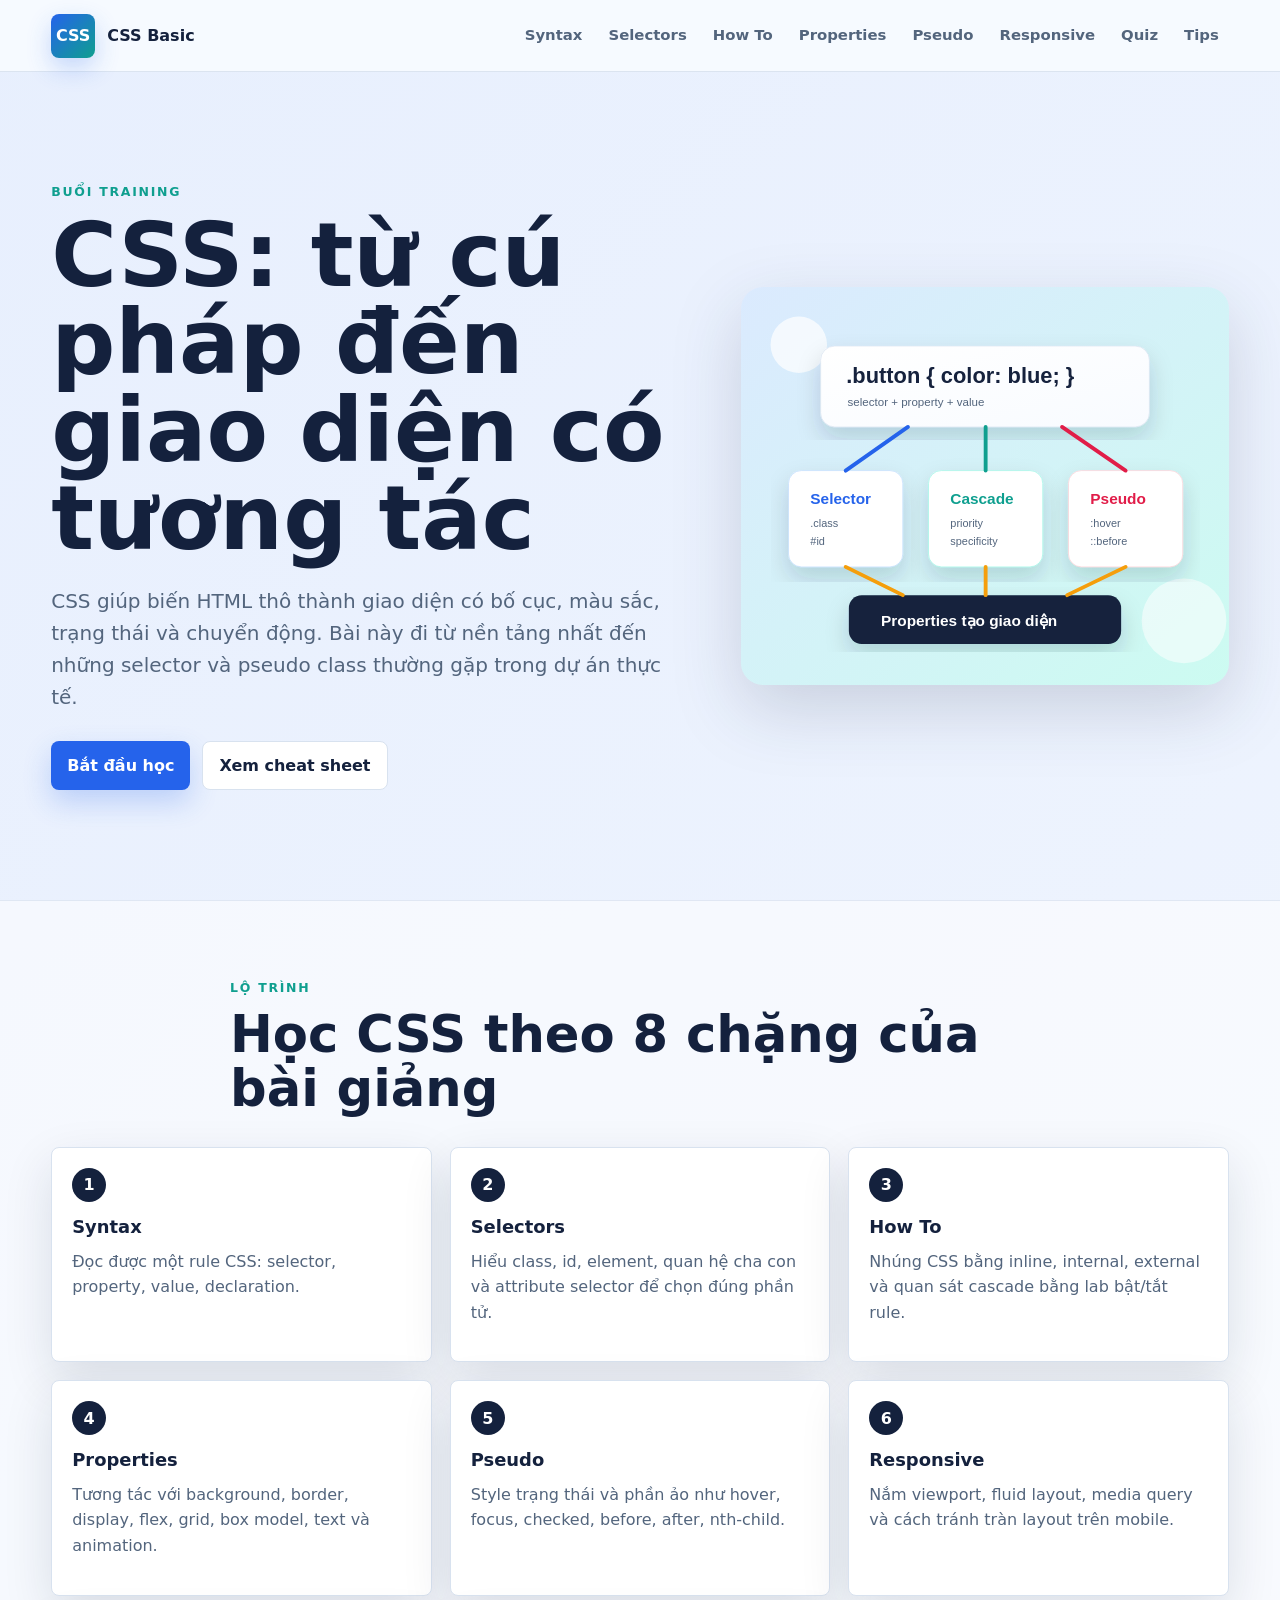
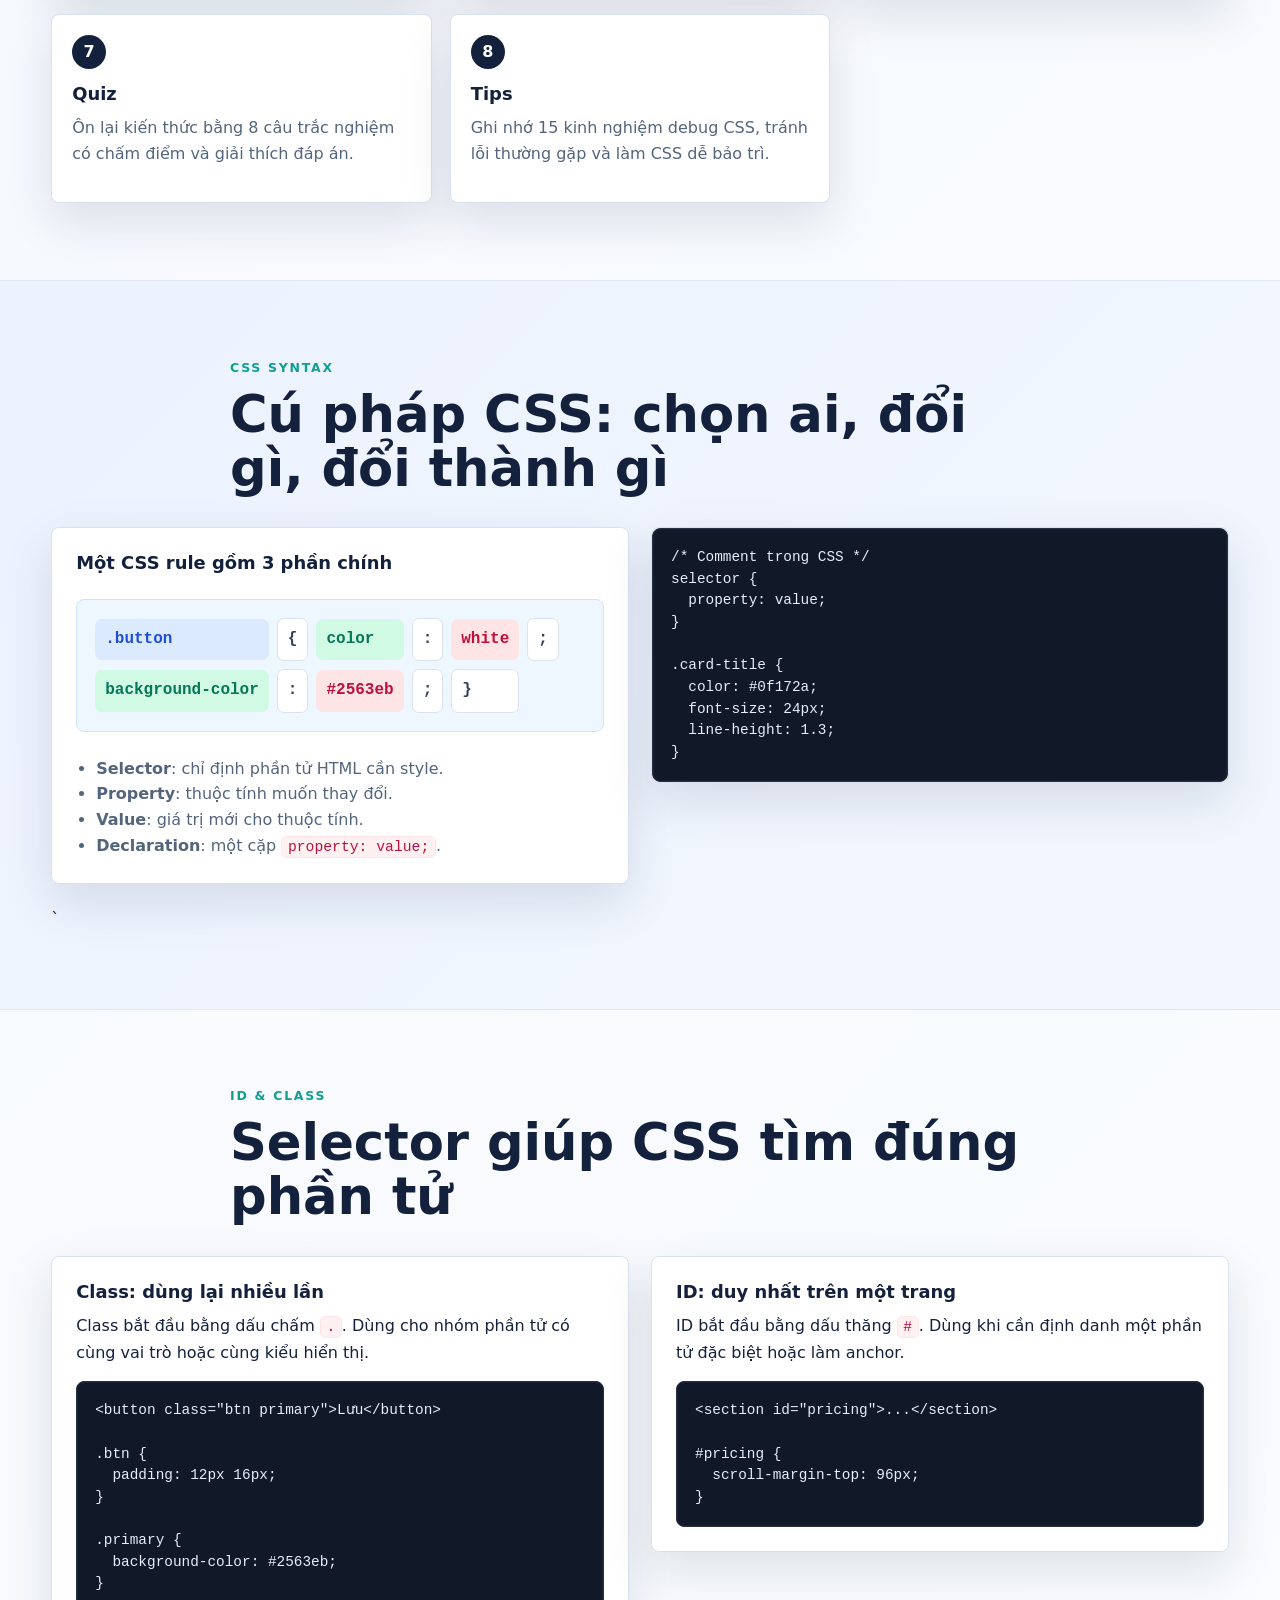
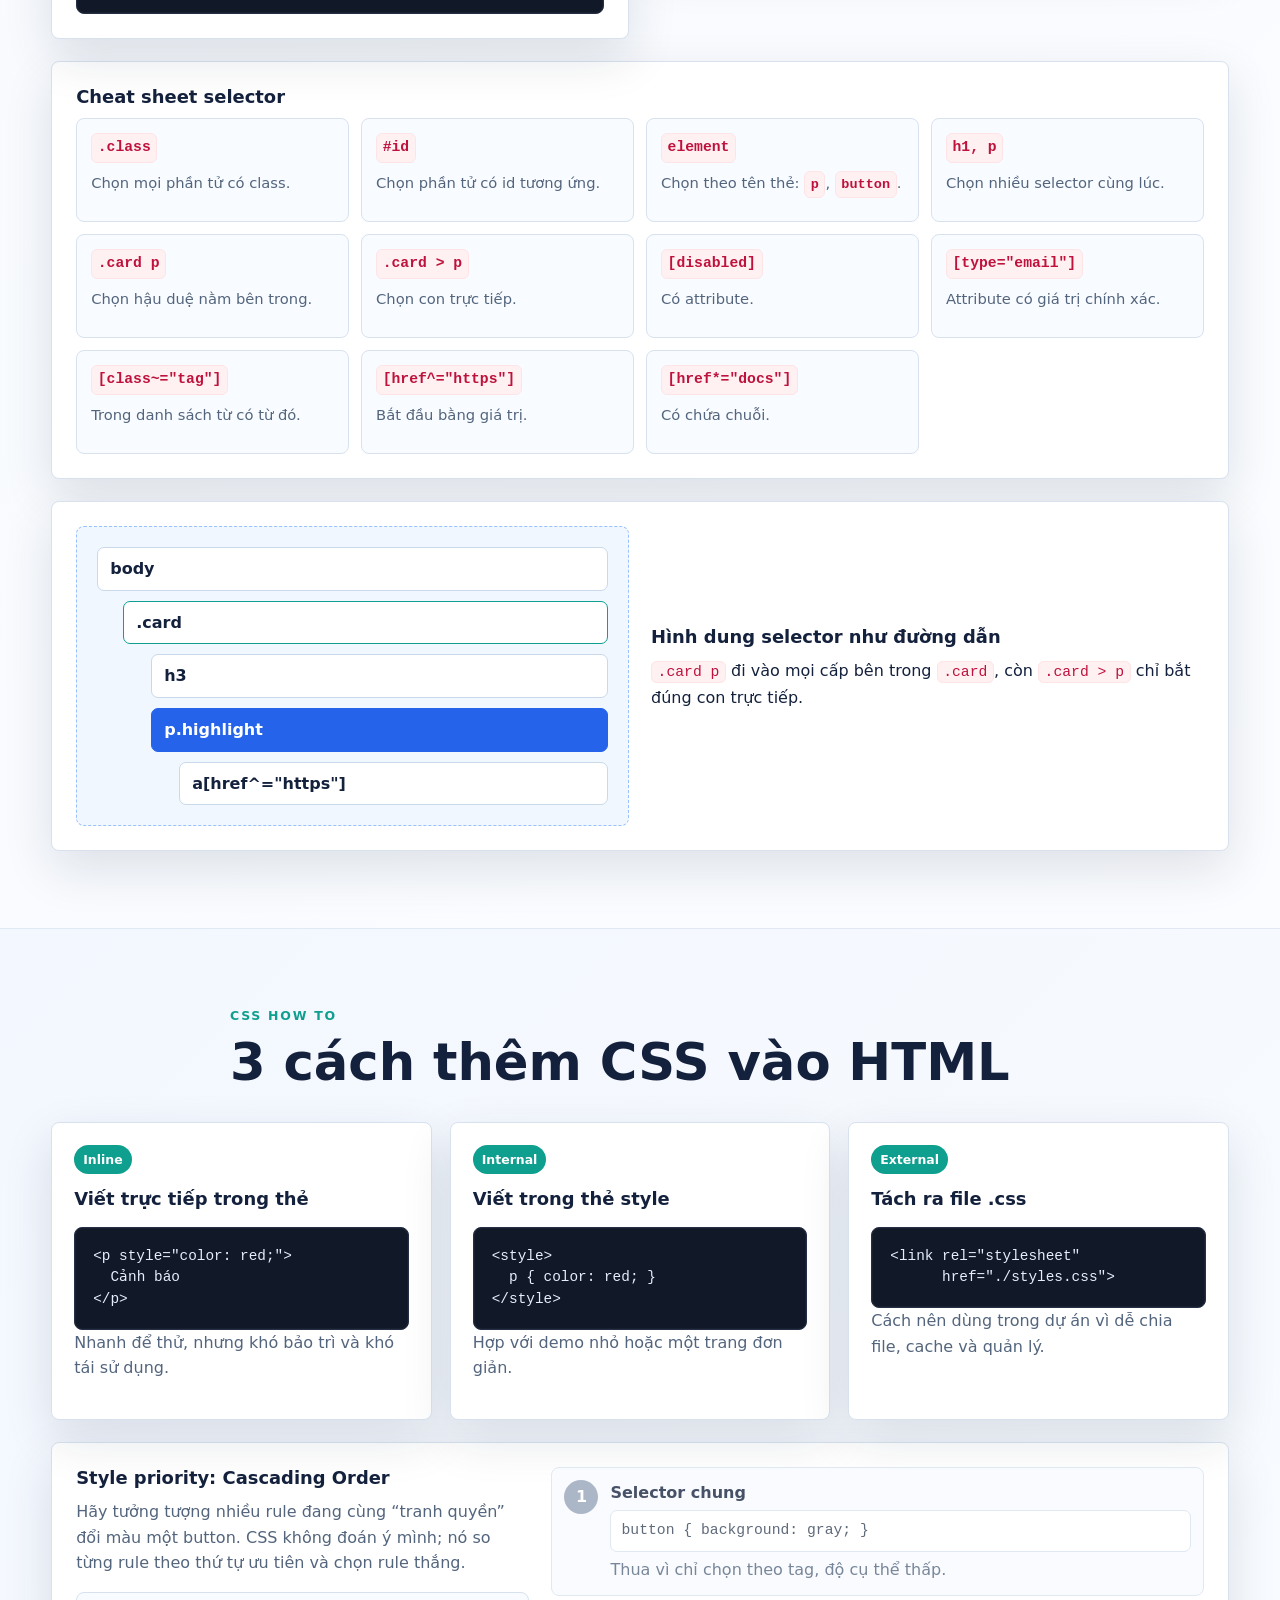
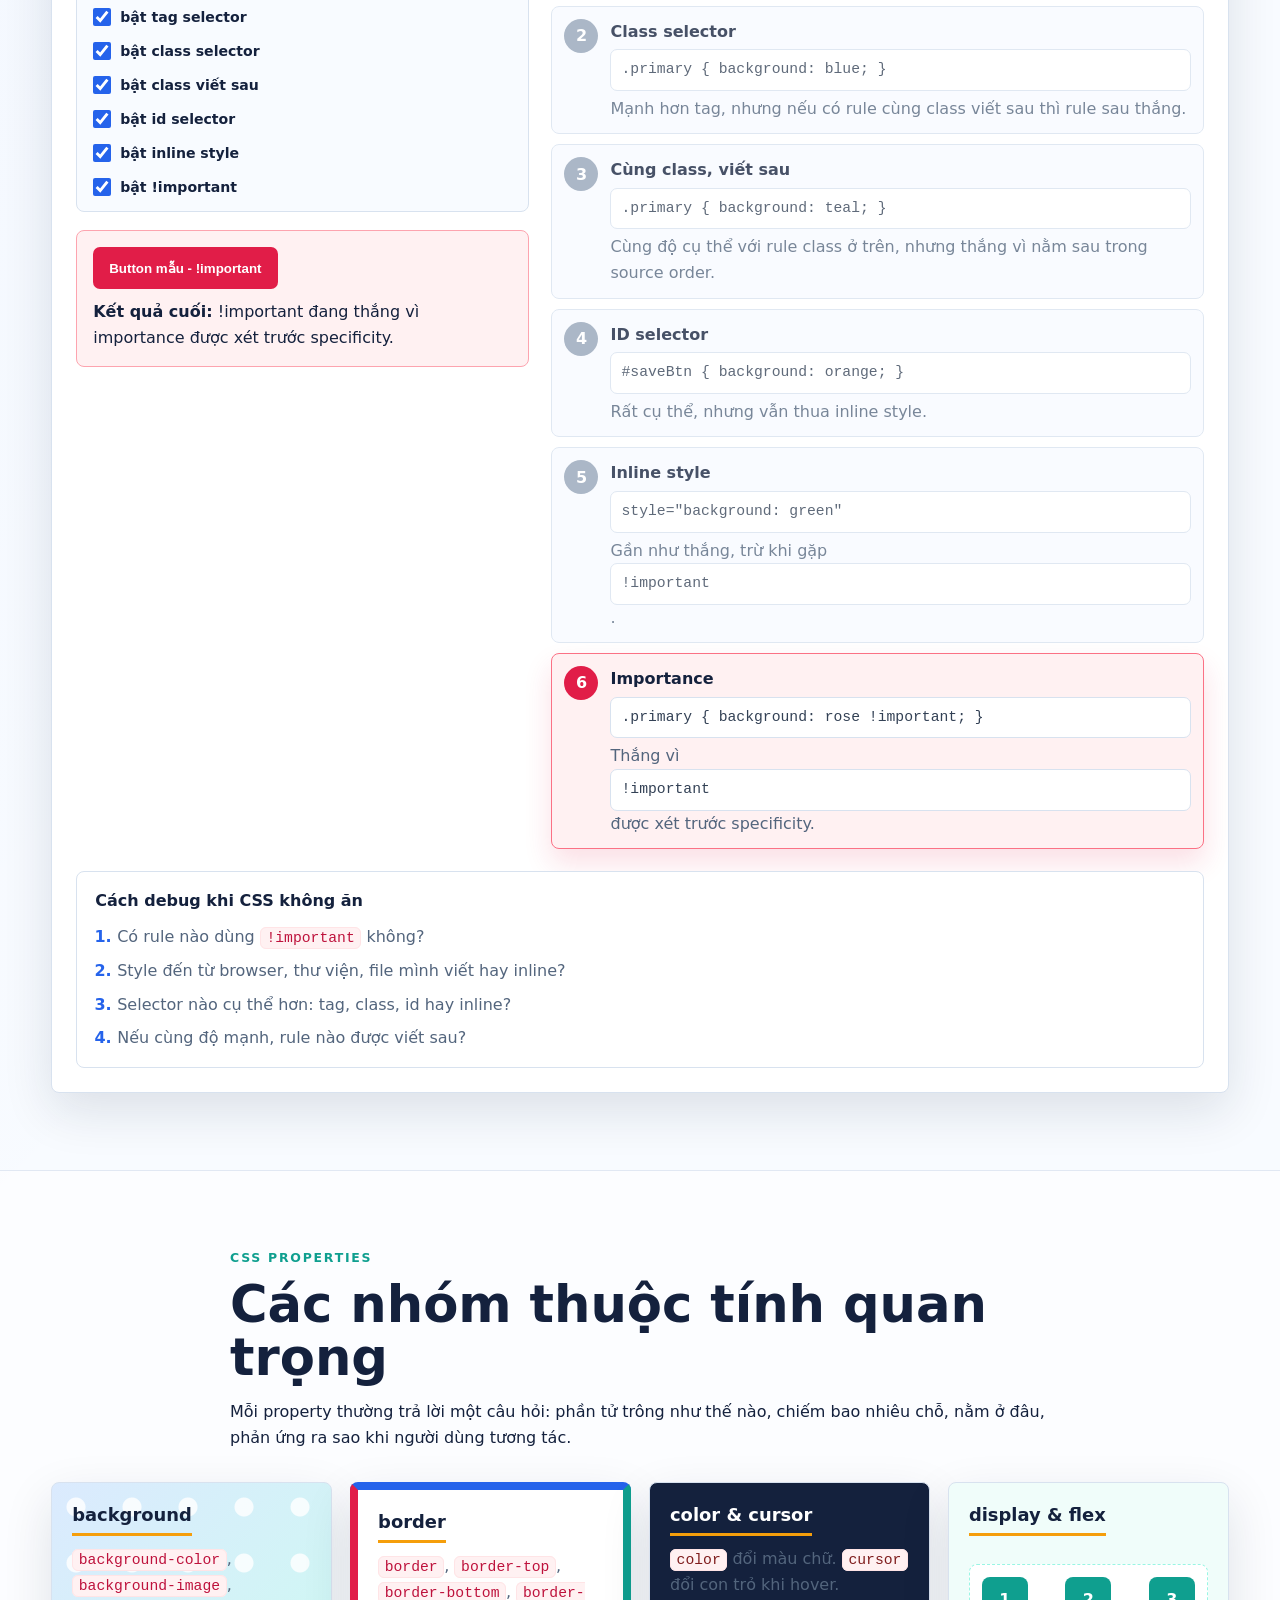
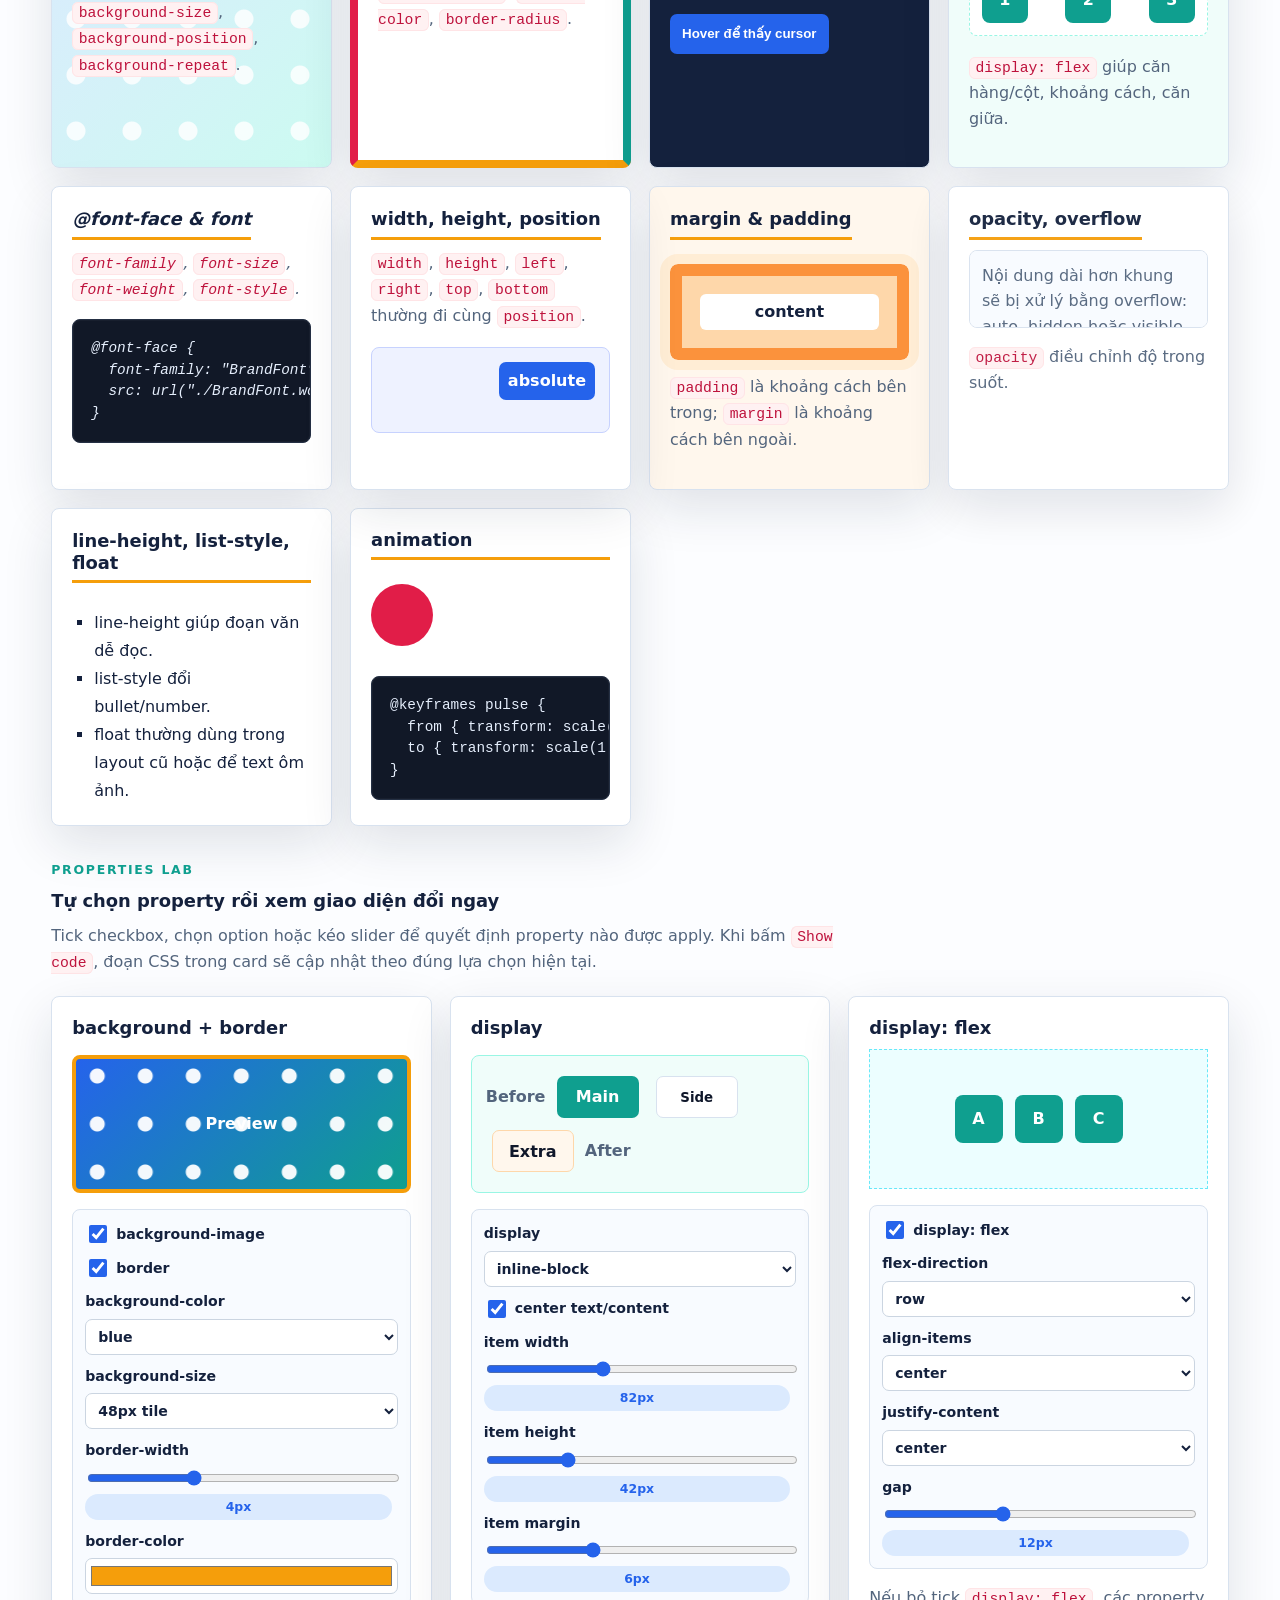
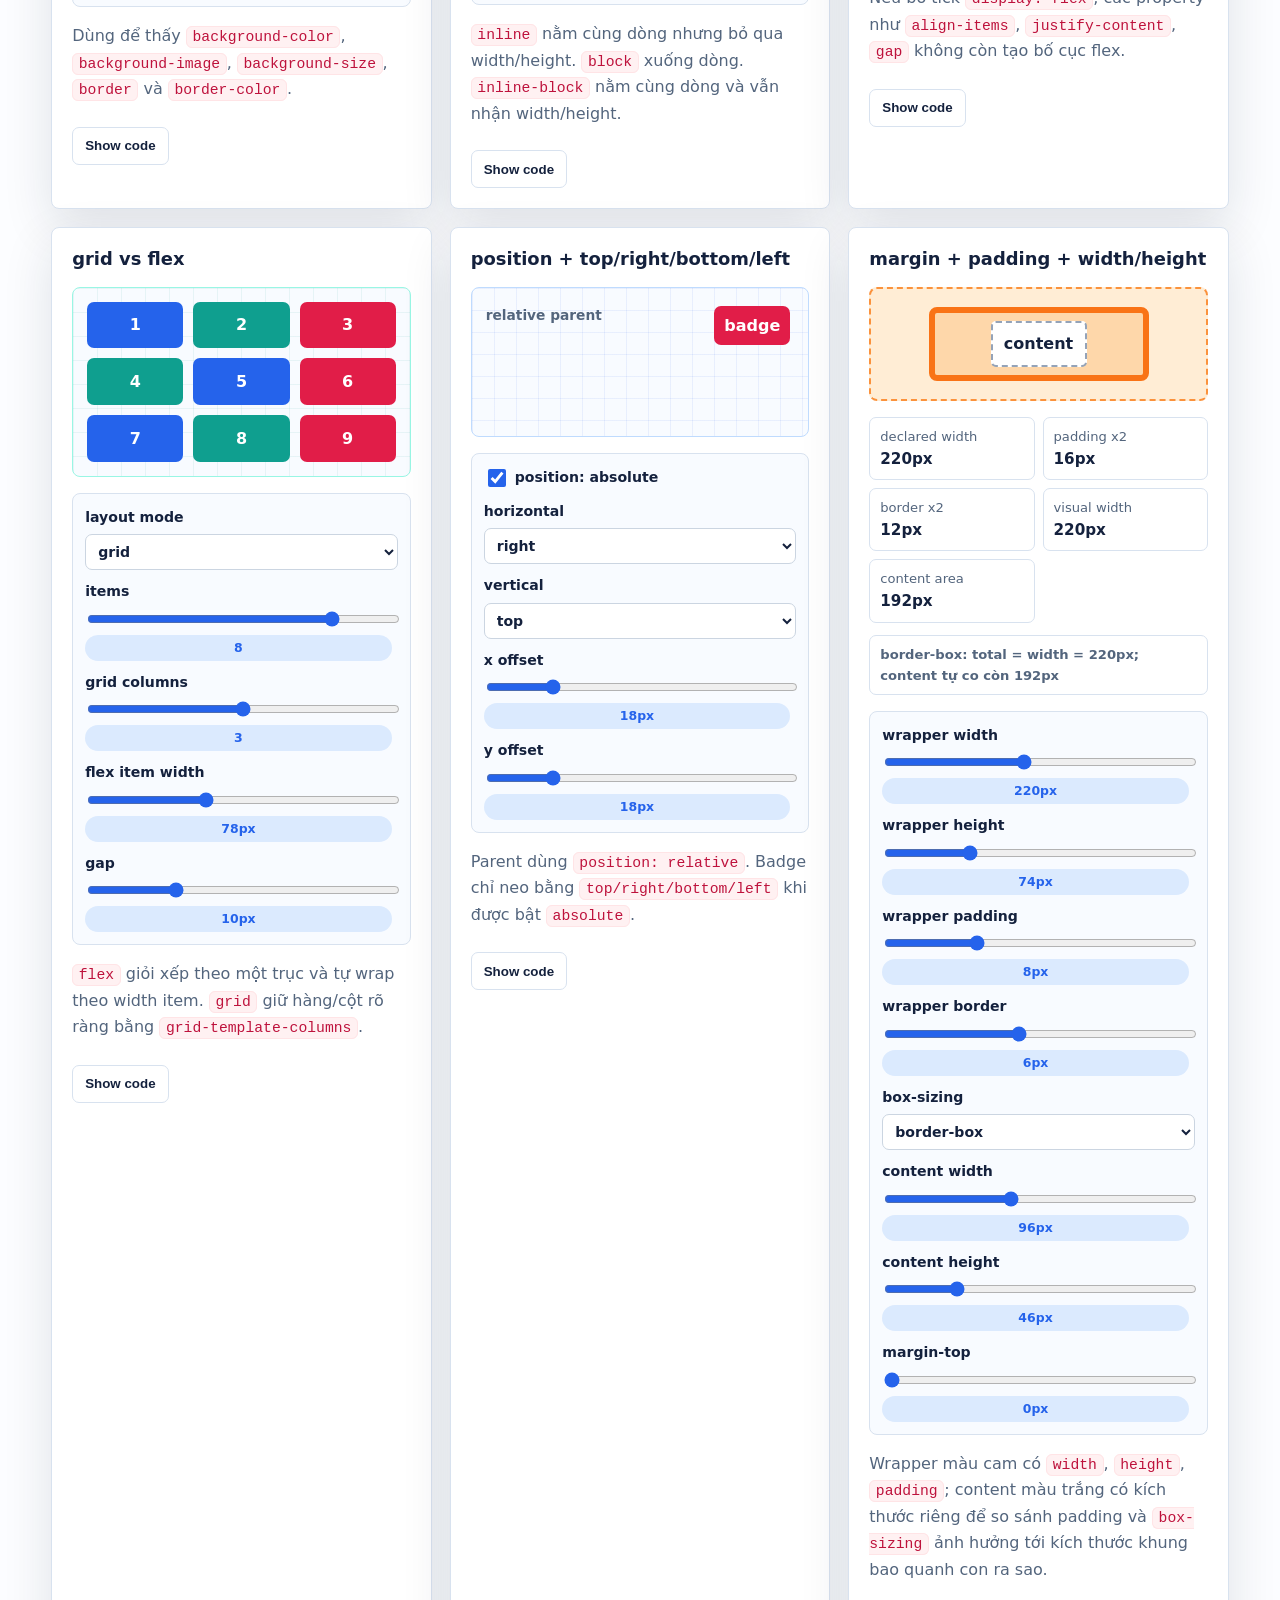
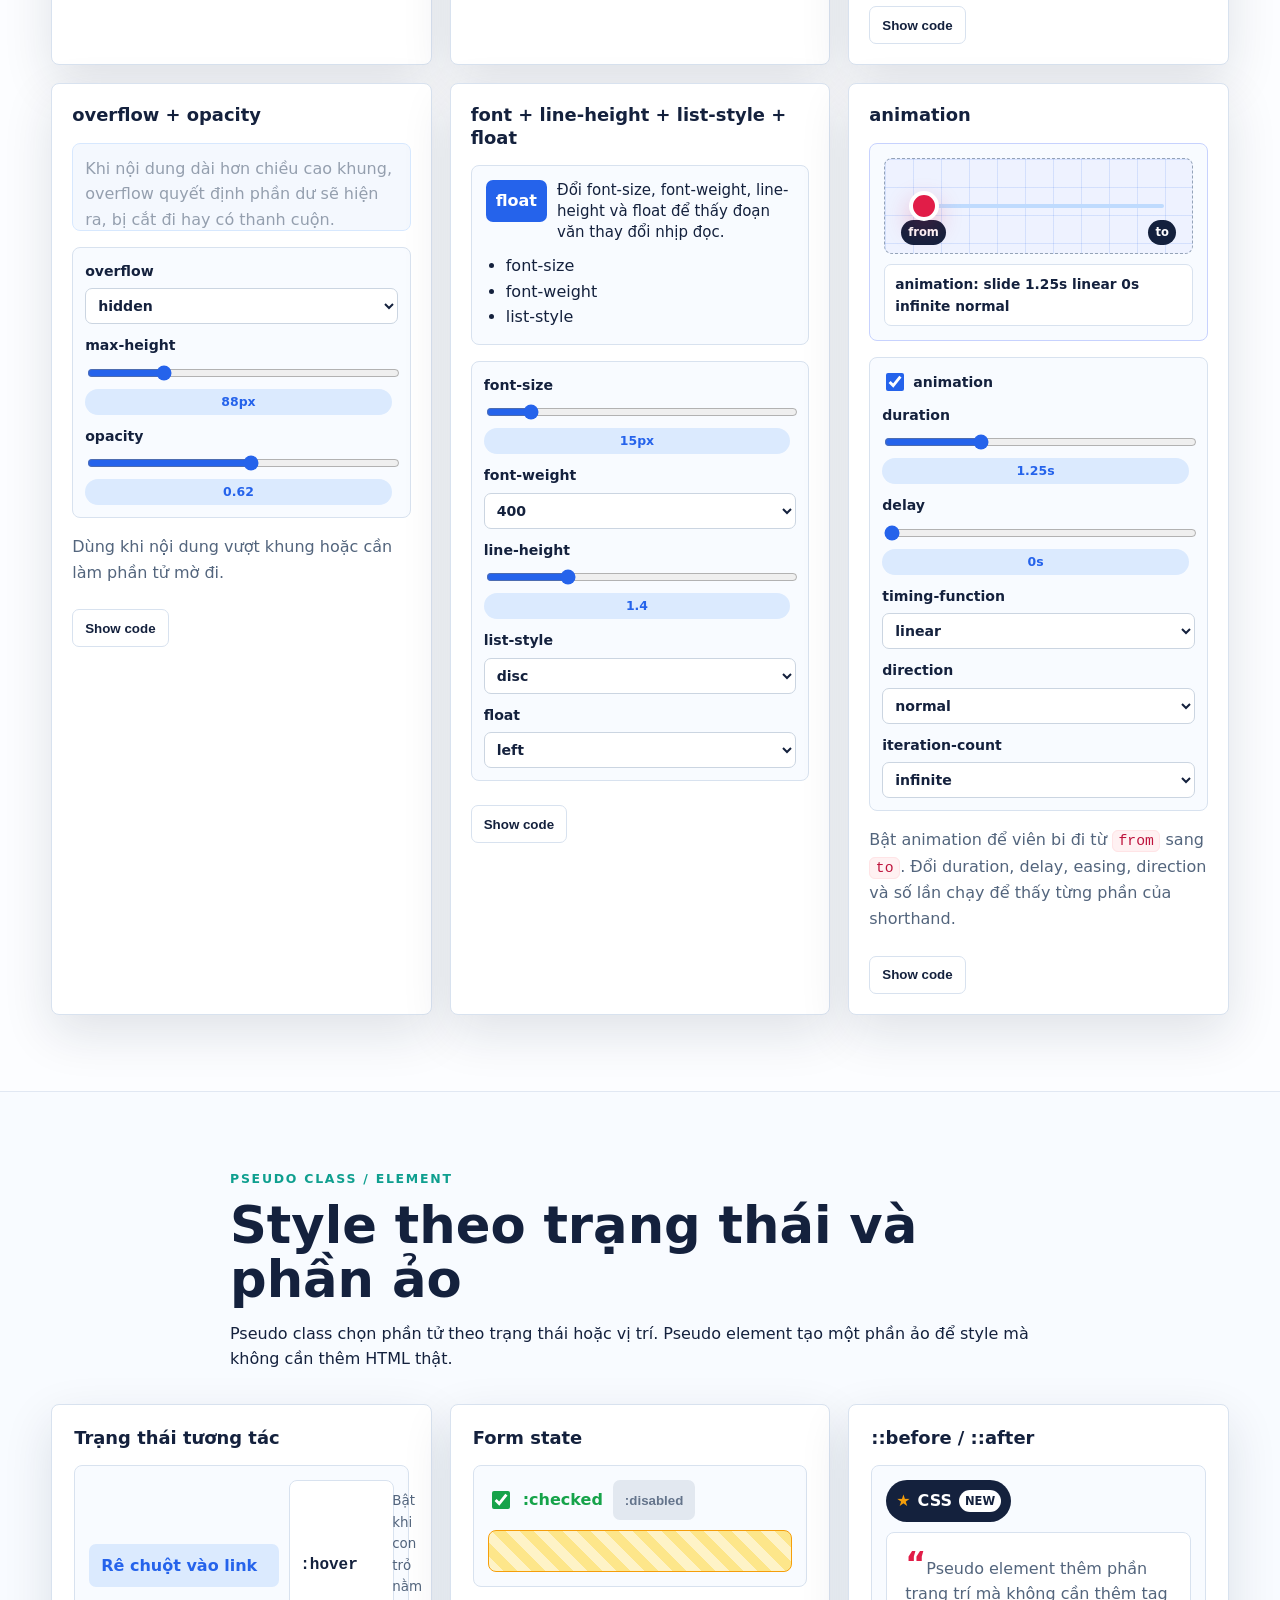
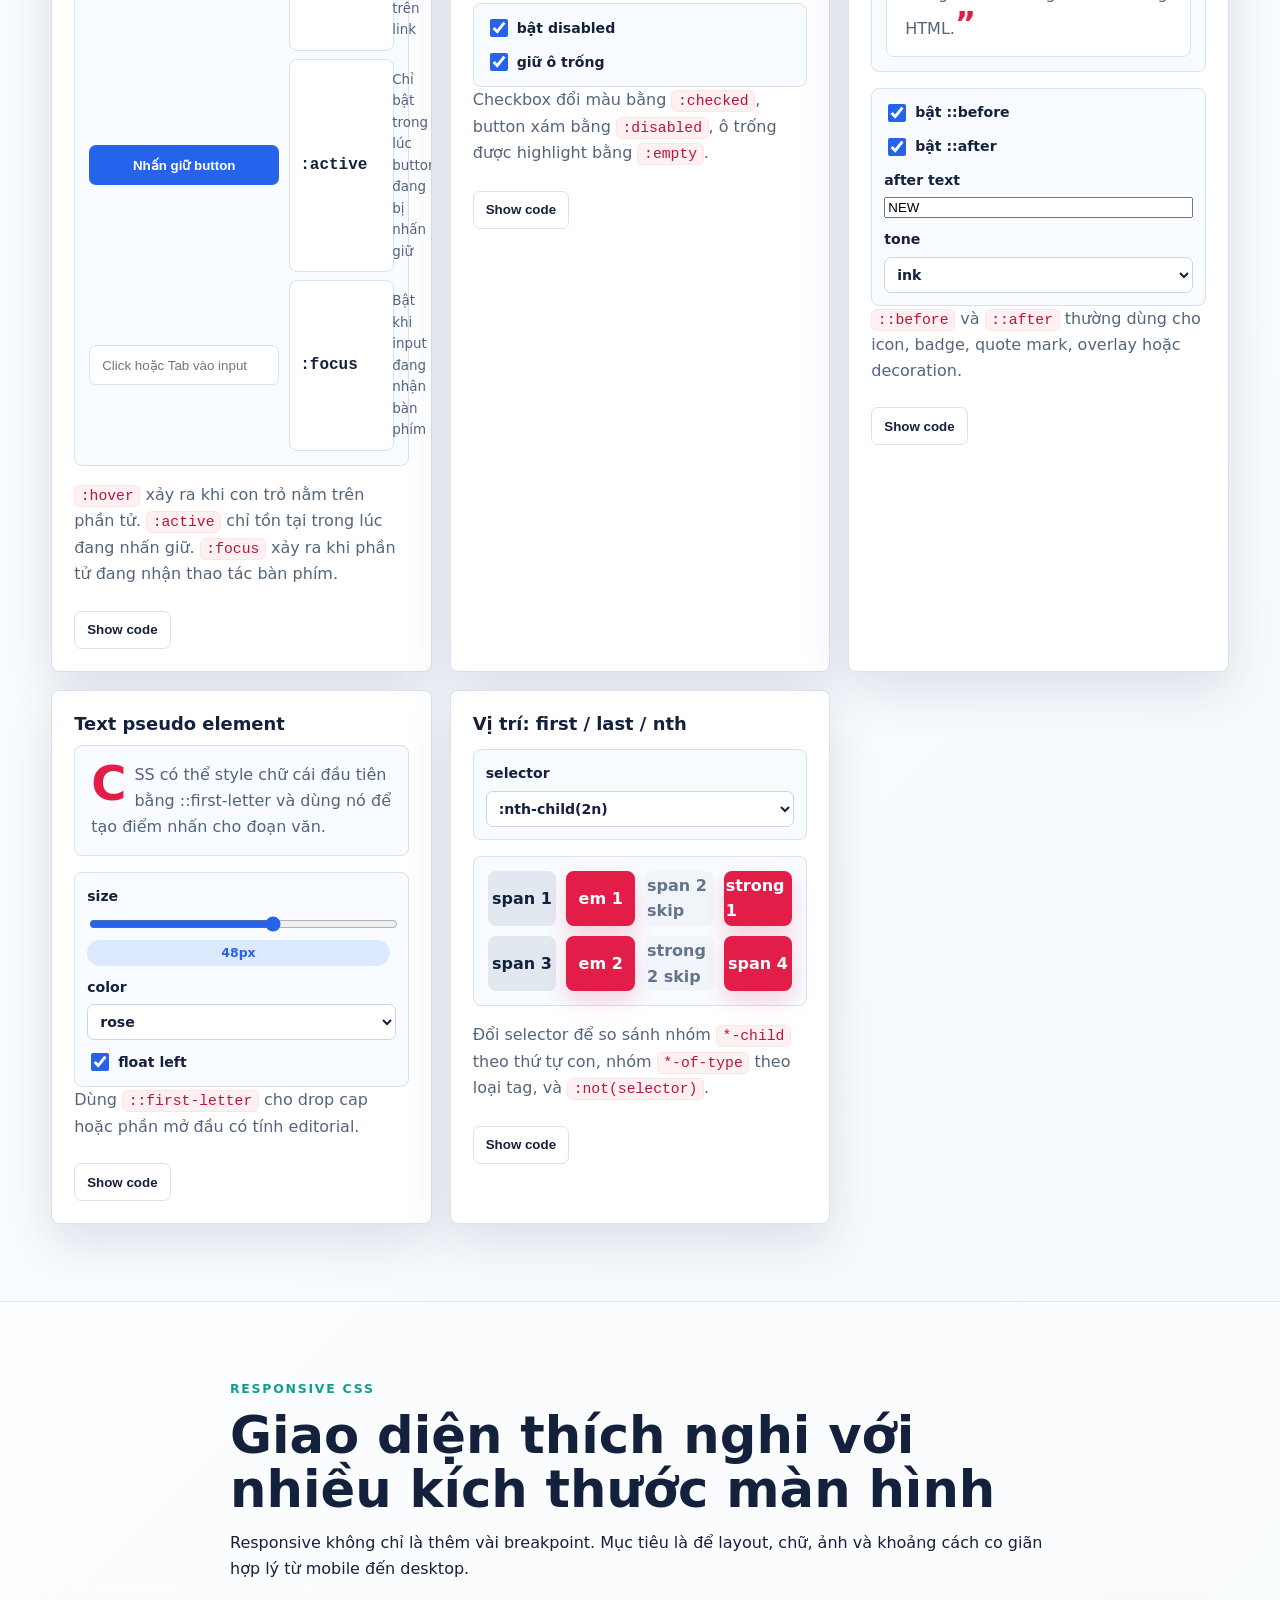
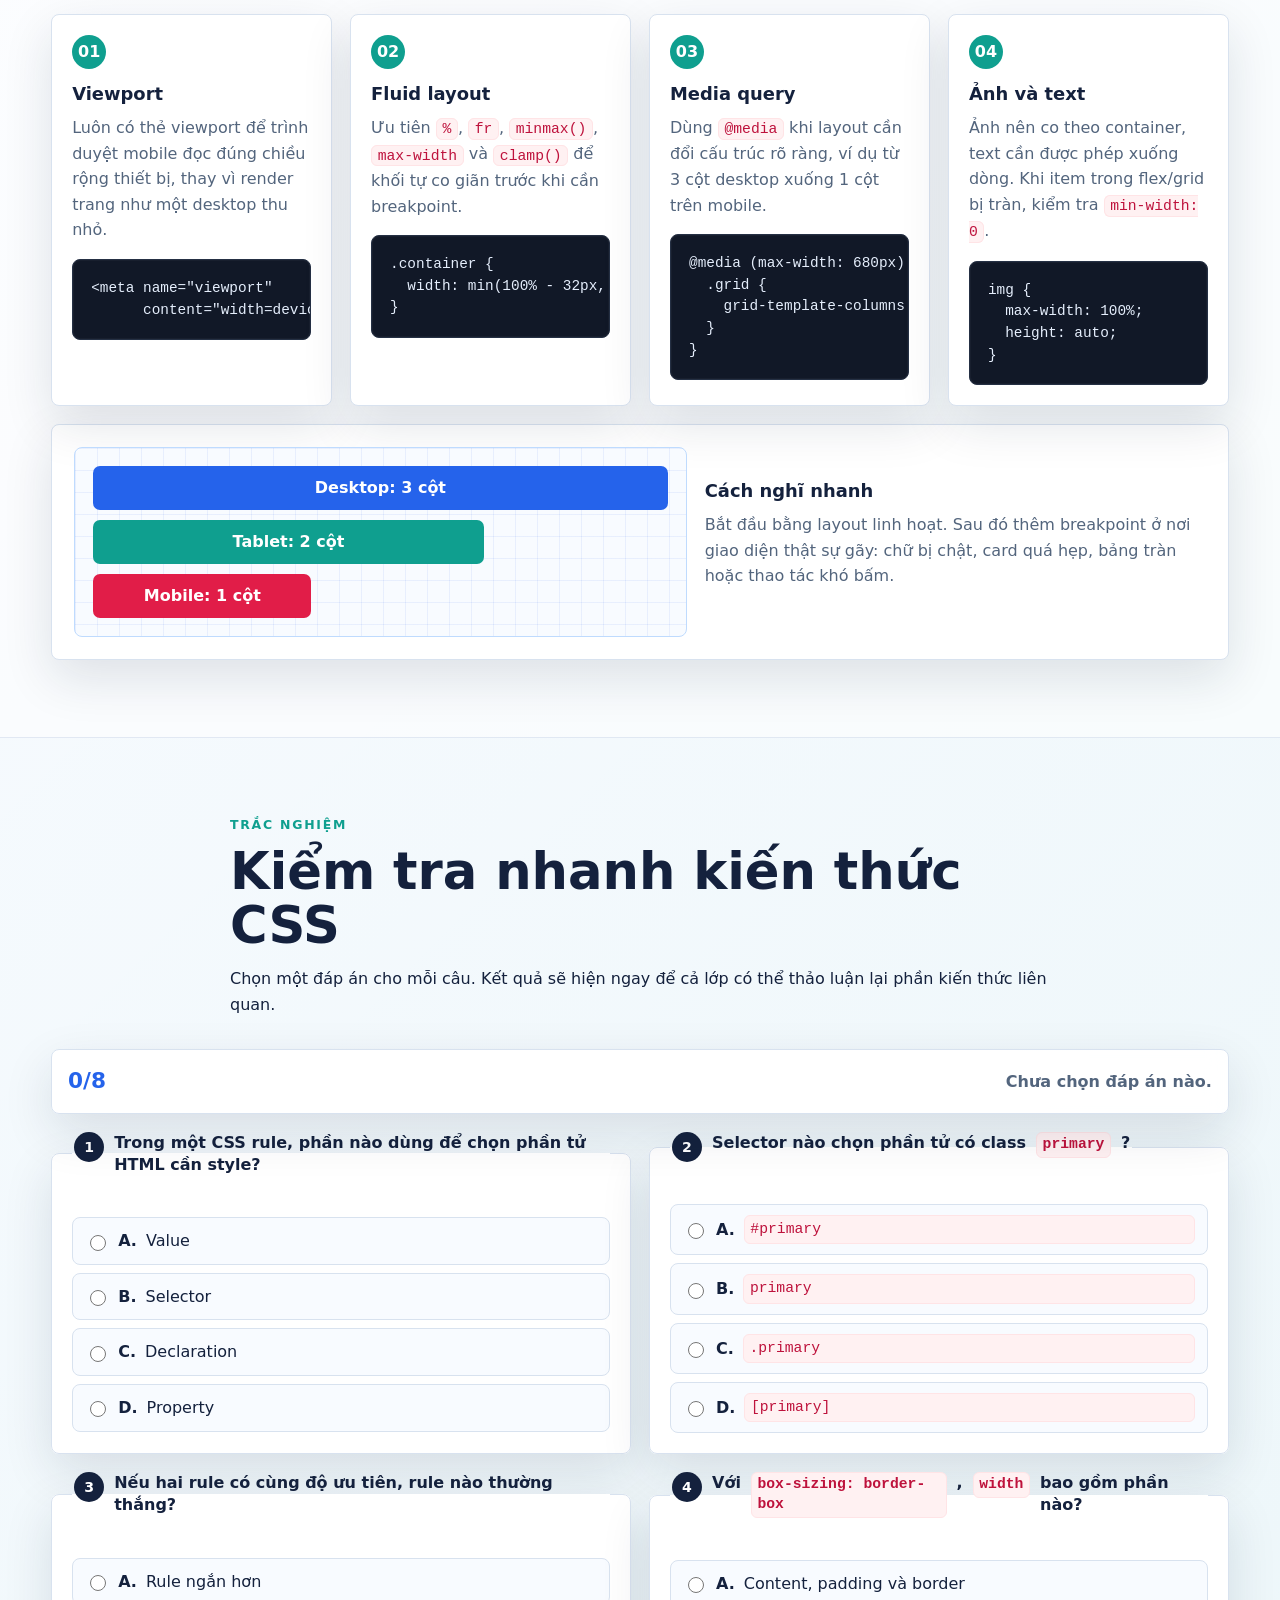
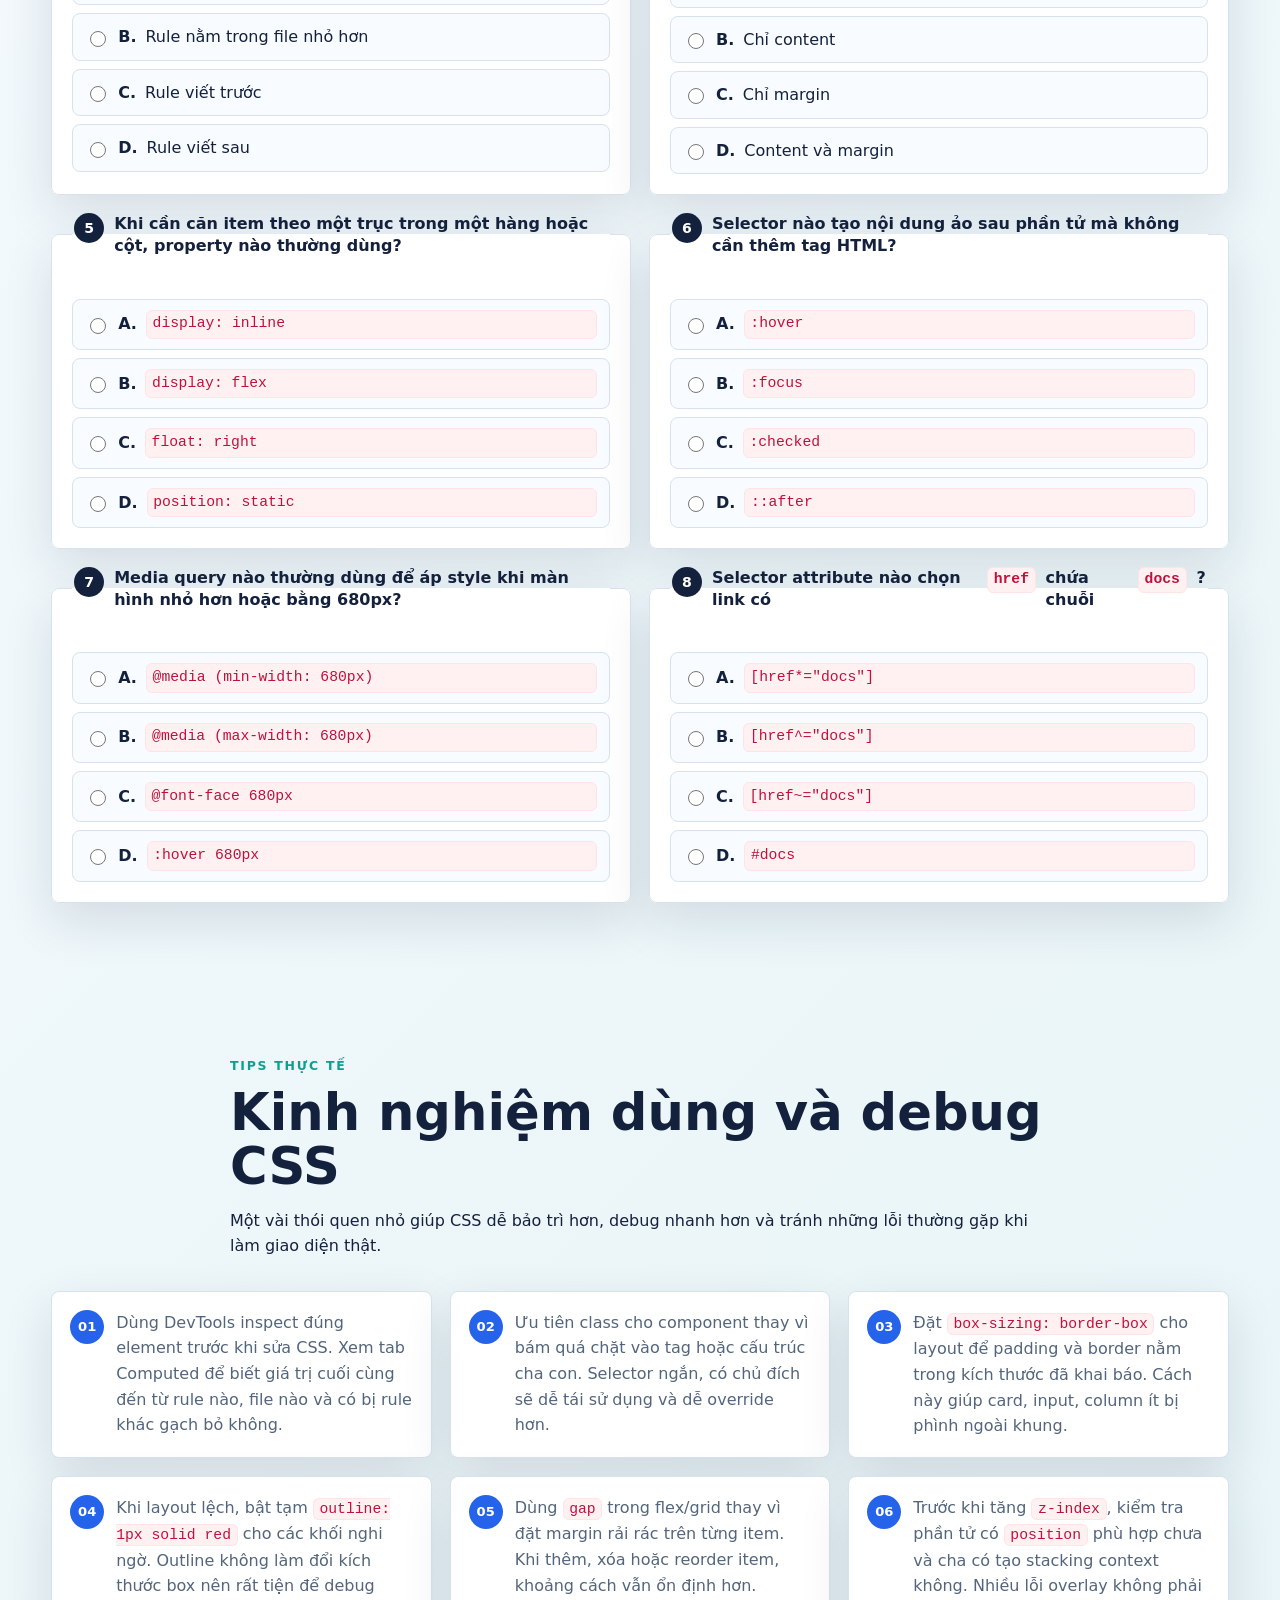
<file: CSS/index.html>
<!doctype html>
<html lang="vi">

<head>
  <meta charset="utf-8">
  <meta name="viewport" content="width=device-width, initial-scale=1">
  <title>CSS Basic</title>
  <link rel="stylesheet" href="./styles.css">
</head>

<body>
  <header class="topbar">
    <a class="brand" href="#intro" aria-label="Về đầu bài giảng">
      <span class="brand-mark">CSS</span>
      <span>CSS Basic</span>
    </a>
    <nav class="topnav" aria-label="Điều hướng bài giảng">
      <a href="#syntax">Syntax</a>
      <a href="#selectors">Selectors</a>
      <a href="#how-to">How To</a>
      <a href="#properties">Properties</a>
      <a href="#pseudo">Pseudo</a>
      <a href="#responsive">Responsive</a>
      <a href="#quiz">Quiz</a>
      <a href="#tips">Tips</a>
    </nav>
  </header>

  <main>
    <section id="intro" class="hero section">
      <div class="hero-copy">
        <p class="eyebrow">Buổi training</p>
        <h1>CSS: từ cú pháp đến giao diện có tương tác</h1>
        <p class="lead">
          CSS giúp biến HTML thô thành giao diện có bố cục, màu sắc, trạng thái
          và chuyển động. Bài này đi từ nền tảng nhất đến những selector và
          pseudo class thường gặp trong dự án thực tế.
        </p>
        <div class="hero-actions" aria-label="Lối vào nhanh">
          <a class="primary-action" href="#syntax">Bắt đầu học</a>
          <a class="secondary-action" href="#cheatsheet">Xem cheat sheet</a>
        </div>
      </div>
      <figure class="hero-visual">
        <img src="./assets/css-learning-map.svg" alt="Sơ đồ CSS gồm selector, cascade, properties và pseudo selectors">
      </figure>
    </section>

    <section id="learning-path" class="section band">
      <div class="section-heading">
        <p class="eyebrow">Lộ trình</p>
        <h2>Học CSS theo 8 chặng của bài giảng</h2>
      </div>
      <div class="path-grid">
        <article>
          <span>1</span>
          <h3>Syntax</h3>
          <p>Đọc được một rule CSS: selector, property, value, declaration.</p>
        </article>
        <article>
          <span>2</span>
          <h3>Selectors</h3>
          <p>Hiểu class, id, element, quan hệ cha con và attribute selector để chọn đúng phần tử.</p>
        </article>
        <article>
          <span>3</span>
          <h3>How To</h3>
          <p>Nhúng CSS bằng inline, internal, external và quan sát cascade bằng lab bật/tắt rule.</p>
        </article>
        <article>
          <span>4</span>
          <h3>Properties</h3>
          <p>Tương tác với background, border, display, flex, grid, box model, text và animation.</p>
        </article>
        <article>
          <span>5</span>
          <h3>Pseudo</h3>
          <p>Style trạng thái và phần ảo như hover, focus, checked, before, after, nth-child.</p>
        </article>
        <article>
          <span>6</span>
          <h3>Responsive</h3>
          <p>Nắm viewport, fluid layout, media query và cách tránh tràn layout trên mobile.</p>
        </article>
        <article>
          <span>7</span>
          <h3>Quiz</h3>
          <p>Ôn lại kiến thức bằng 8 câu trắc nghiệm có chấm điểm và giải thích đáp án.</p>
        </article>
        <article>
          <span>8</span>
          <h3>Tips</h3>
          <p>Ghi nhớ 15 kinh nghiệm debug CSS, tránh lỗi thường gặp và làm CSS dễ bảo trì.</p>
        </article>
      </div>
    </section>

    <section id="syntax" class="section">
      <div class="section-heading">
        <p class="eyebrow">CSS Syntax</p>
        <h2>Cú pháp CSS: chọn ai, đổi gì, đổi thành gì</h2>
      </div>
      <div class="two-column">
        <div class="concept-panel">
          <h3>Một CSS rule gồm 3 phần chính</h3>
          <div class="syntax-diagram" aria-label="Sơ đồ cú pháp CSS">
            <span class="selector-token">.button</span>
            <span class="brace-token">{</span>
            <span class="property-token">color</span>
            <span class="colon-token">:</span>
            <span class="value-token">white</span>
            <span class="semi-token">;</span>
            <span class="property-token">background-color</span>
            <span class="colon-token">:</span>
            <span class="value-token">#2563eb</span>
            <span class="semi-token">;</span>
            <span class="brace-token">}</span>
          </div>
          <ul class="plain-list">
            <li><strong>Selector</strong>: chỉ định phần tử HTML cần style.</li>
            <li><strong>Property</strong>: thuộc tính muốn thay đổi.</li>
            <li><strong>Value</strong>: giá trị mới cho thuộc tính.</li>
            <li><strong>Declaration</strong>: một cặp <code>property: value;</code>.</li>
          </ul>
        </div>
        <div class="code-panel">
          <pre><code>/* Comment trong CSS */
selector {
  property: value;
}

.card-title {
  color: #0f172a;
  font-size: 24px;
  line-height: 1.3;
}</code></pre>
        </div>`
      </div>
    </section>

    <section id="selectors" class="section band">
      <div class="section-heading">
        <p class="eyebrow">ID &amp; class</p>
        <h2>Selector giúp CSS tìm đúng phần tử</h2>
      </div>
      <div class="comparison">
        <article>
          <h3>Class: dùng lại nhiều lần</h3>
          <p>Class bắt đầu bằng dấu chấm <code>.</code>. Dùng cho nhóm phần tử có cùng vai trò hoặc cùng kiểu hiển thị.
          </p>
          <pre><code>&lt;button class="btn primary"&gt;Lưu&lt;/button&gt;

.btn {
  padding: 12px 16px;
}

.primary {
  background-color: #2563eb;
}</code></pre>
        </article>
        <article>
          <h3>ID: duy nhất trên một trang</h3>
          <p>ID bắt đầu bằng dấu thăng <code>#</code>. Dùng khi cần định danh một phần tử đặc biệt hoặc làm anchor.</p>
          <pre><code>&lt;section id="pricing"&gt;...&lt;/section&gt;

#pricing {
  scroll-margin-top: 96px;
}</code></pre>
        </article>
      </div>

      <div id="cheatsheet" class="selector-board">
        <h3>Cheat sheet selector</h3>
        <div class="selector-grid">
          <article><code>.class</code><span>Chọn mọi phần tử có class.</span></article>
          <article><code>#id</code><span>Chọn phần tử có id tương ứng.</span></article>
          <article><code>element</code><span>Chọn theo tên thẻ: <code>p</code>, <code>button</code>.</span></article>
          <article><code>h1, p</code><span>Chọn nhiều selector cùng lúc.</span></article>
          <article><code>.card p</code><span>Chọn hậu duệ nằm bên trong.</span></article>
          <article><code>.card &gt; p</code><span>Chọn con trực tiếp.</span></article>
          <article><code>[disabled]</code><span>Có attribute.</span></article>
          <article><code>[type="email"]</code><span>Attribute có giá trị chính xác.</span></article>
          <article><code>[class~="tag"]</code><span>Trong danh sách từ có từ đó.</span></article>
          <article><code>[href^="https"]</code><span>Bắt đầu bằng giá trị.</span></article>
          <article><code>[href*="docs"]</code><span>Có chứa chuỗi.</span></article>
        </div>
      </div>

      <div class="selector-demo">
        <div class="mini-dom">
          <div class="node html-node">body</div>
          <div class="node parent-node">.card</div>
          <div class="node child-node">h3</div>
          <div class="node child-node selected-node">p.highlight</div>
          <div class="node nested-node">a[href^="https"]</div>
        </div>
        <div class="demo-note">
          <h3>Hình dung selector như đường dẫn</h3>
          <p>
            <code>.card p</code> đi vào mọi cấp bên trong <code>.card</code>,
            còn <code>.card &gt; p</code> chỉ bắt đúng con trực tiếp.
          </p>
        </div>
      </div>
    </section>

    <section id="how-to" class="section">
      <div class="section-heading">
        <p class="eyebrow">CSS How To</p>
        <h2>3 cách thêm CSS vào HTML</h2>
      </div>
      <div class="method-grid">
        <article>
          <span class="method-badge">Inline</span>
          <h3>Viết trực tiếp trong thẻ</h3>
          <pre><code>&lt;p style="color: red;"&gt;
  Cảnh báo
&lt;/p&gt;</code></pre>
          <p>Nhanh để thử, nhưng khó bảo trì và khó tái sử dụng.</p>
        </article>
        <article>
          <span class="method-badge">Internal</span>
          <h3>Viết trong thẻ style</h3>
          <pre><code>&lt;style&gt;
  p { color: red; }
&lt;/style&gt;</code></pre>
          <p>Hợp với demo nhỏ hoặc một trang đơn giản.</p>
        </article>
        <article>
          <span class="method-badge">External</span>
          <h3>Tách ra file .css</h3>
          <pre><code>&lt;link rel="stylesheet"
      href="./styles.css"&gt;</code></pre>
          <p>Cách nên dùng trong dự án vì dễ chia file, cache và quản lý.</p>
        </article>
      </div>

      <div class="cascade-lab" data-demo="cascadePriority">
        <div class="cascade-story">
          <h3>Style priority: Cascading Order</h3>
          <p>
            Hãy tưởng tượng nhiều rule đang cùng “tranh quyền” đổi màu một button.
            CSS không đoán ý mình; nó so từng rule theo thứ tự ưu tiên và chọn rule thắng.
          </p>
          <div class="control-grid cascade-controls">
            <label class="check-control"><input type="checkbox" data-control="cascadeTag" checked> bật tag selector</label>
            <label class="check-control"><input type="checkbox" data-control="cascadeClass" checked> bật class selector</label>
            <label class="check-control"><input type="checkbox" data-control="cascadeClassLate" checked> bật class viết sau</label>
            <label class="check-control"><input type="checkbox" data-control="cascadeId" checked> bật id selector</label>
            <label class="check-control"><input type="checkbox" data-control="cascadeInline" checked> bật inline style</label>
            <label class="check-control"><input type="checkbox" data-control="cascadeImportant" checked> bật !important</label>
          </div>
          <div class="cascade-target">
            <button type="button" data-target="cascadeButton">Button mẫu</button>
            <p><strong>Kết quả cuối:</strong> <span data-output="cascadeWinner">màu hồng thắng vì rule có !important.</span></p>
          </div>
        </div>

        <div class="cascade-rules" aria-label="Các rule cùng style một button">
          <article class="rule-card is-lost" data-rule="tag">
            <span>1</span>
            <h4>Selector chung</h4>
            <code>button { background: gray; }</code>
            <p>Thua vì chỉ chọn theo tag, độ cụ thể thấp.</p>
          </article>
          <article class="rule-card is-lost" data-rule="class">
            <span>2</span>
            <h4>Class selector</h4>
            <code>.primary { background: blue; }</code>
            <p>Mạnh hơn tag, nhưng nếu có rule cùng class viết sau thì rule sau thắng.</p>
          </article>
          <article class="rule-card is-lost" data-rule="classLate">
            <span>3</span>
            <h4>Cùng class, viết sau</h4>
            <code>.primary { background: teal; }</code>
            <p>Cùng độ cụ thể với rule class ở trên, nhưng thắng vì nằm sau trong source order.</p>
          </article>
          <article class="rule-card is-lost" data-rule="id">
            <span>4</span>
            <h4>ID selector</h4>
            <code>#saveBtn { background: orange; }</code>
            <p>Rất cụ thể, nhưng vẫn thua inline style.</p>
          </article>
          <article class="rule-card is-lost" data-rule="inline">
            <span>5</span>
            <h4>Inline style</h4>
            <code>style="background: green"</code>
            <p>Gần như thắng, trừ khi gặp <code>!important</code>.</p>
          </article>
          <article class="rule-card is-winner" data-rule="important">
            <span>6</span>
            <h4>Importance</h4>
            <code>.primary { background: rose !important; }</code>
            <p>Thắng vì <code>!important</code> được xét trước specificity.</p>
          </article>
        </div>

        <div class="cascade-checklist">
          <h4>Cách debug khi CSS không ăn</h4>
          <ol>
            <li>Có rule nào dùng <code>!important</code> không?</li>
            <li>Style đến từ browser, thư viện, file mình viết hay inline?</li>
            <li>Selector nào cụ thể hơn: tag, class, id hay inline?</li>
            <li>Nếu cùng độ mạnh, rule nào được viết sau?</li>
          </ol>
        </div>
      </div>
    </section>

    <section id="properties" class="section band">
      <div class="section-heading">
        <p class="eyebrow">CSS Properties</p>
        <h2>Các nhóm thuộc tính quan trọng</h2>
        <p>
          Mỗi property thường trả lời một câu hỏi: phần tử trông như thế nào,
          chiếm bao nhiêu chỗ, nằm ở đâu, phản ứng ra sao khi người dùng tương tác.
        </p>
      </div>

      <div class="property-gallery">
        <article class="property-card background-card">
          <h3>background</h3>
          <p><code>background-color</code>, <code>background-image</code>, <code>background-size</code>,
            <code>background-position</code>, <code>background-repeat</code>.
          </p>
        </article>
        <article class="property-card border-card">
          <h3>border</h3>
          <p><code>border</code>, <code>border-top</code>, <code>border-bottom</code>, <code>border-color</code>,
            <code>border-radius</code>.
          </p>
        </article>
        <article class="property-card color-card">
          <h3>color &amp; cursor</h3>
          <p><code>color</code> đổi màu chữ. <code>cursor</code> đổi con trỏ khi hover.</p>
          <button class="cursor-demo" type="button">Hover để thấy cursor</button>
        </article>
        <article class="property-card display-card">
          <h3>display &amp; flex</h3>
          <div class="flex-demo" aria-label="Demo flex">
            <span>1</span><span>2</span><span>3</span>
          </div>
          <p><code>display: flex</code> giúp căn hàng/cột, khoảng cách, căn giữa.</p>
        </article>
        <article class="property-card font-card">
          <h3>@font-face &amp; font</h3>
          <p><code>font-family</code>, <code>font-size</code>, <code>font-weight</code>, <code>font-style</code>.</p>
          <pre><code>@font-face {
  font-family: "BrandFont";
  src: url("./BrandFont.woff2");
}</code></pre>
        </article>
        <article class="property-card size-card">
          <h3>width, height, position</h3>
          <p><code>width</code>, <code>height</code>, <code>left</code>, <code>right</code>, <code>top</code>,
            <code>bottom</code> thường đi cùng <code>position</code>.
          </p>
          <div class="position-demo"><span>absolute</span></div>
        </article>
        <article class="property-card spacing-card">
          <h3>margin &amp; padding</h3>
          <div class="box-model-demo">
            <span>content</span>
          </div>
          <p><code>padding</code> là khoảng cách bên trong; <code>margin</code> là khoảng cách bên ngoài.</p>
        </article>
        <article class="property-card overflow-card">
          <h3>opacity, overflow</h3>
          <p class="overflow-box">
            Nội dung dài hơn khung sẽ bị xử lý bằng overflow: auto, hidden hoặc visible.
          </p>
          <p><code>opacity</code> điều chỉnh độ trong suốt.</p>
        </article>
        <article class="property-card list-card">
          <h3>line-height, list-style, float</h3>
          <ul>
            <li>line-height giúp đoạn văn dễ đọc.</li>
            <li>list-style đổi bullet/number.</li>
            <li>float thường dùng trong layout cũ hoặc để text ôm ảnh.</li>
          </ul>
        </article>
        <article class="property-card animation-card">
          <h3>animation</h3>
          <div class="pulse-dot" aria-hidden="true"></div>
          <pre><code>@keyframes pulse {
  from { transform: scale(1); }
  to { transform: scale(1.25); }
}</code></pre>
        </article>
      </div>

      <div class="property-lab">
        <div class="lab-heading">
          <p class="eyebrow">Properties lab</p>
          <h3>Tự chọn property rồi xem giao diện đổi ngay</h3>
          <p>
            Tick checkbox, chọn option hoặc kéo slider để quyết định property
            nào được apply. Khi bấm <code>Show code</code>, đoạn CSS trong card
            sẽ cập nhật theo đúng lựa chọn hiện tại.
          </p>
        </div>

        <div class="interactive-grid">
          <article class="demo-panel bg-action" data-demo="background">
            <h3>background + border</h3>
            <div class="action-surface bg-surface" data-target="background">
              <span>Preview</span>
            </div>
            <div class="control-grid">
              <label class="check-control"><input type="checkbox" data-control="bgImage" checked>
                background-image</label>
              <label class="check-control"><input type="checkbox" data-control="borderOn" checked> border</label>
              <label class="field-control">background-color
                <select data-control="bgColor">
                  <option value="#2563eb">blue</option>
                  <option value="#0f9f8f">teal</option>
                  <option value="#e11d48">rose</option>
                  <option value="#f59e0b">amber</option>
                </select>
              </label>
              <label class="field-control">background-size
                <select data-control="bgSize">
                  <option value="24px 24px">24px tile</option>
                  <option value="48px 48px" selected>48px tile</option>
                  <option value="96px 96px">96px tile</option>
                  <option value="160px 160px">160px tile</option>
                </select>
              </label>
              <label class="range-control">border-width
                <input type="range" min="0" max="12" value="4" data-control="borderWidth">
                <output data-output="borderWidth">4px</output>
              </label>
              <label class="field-control">border-color
                <input type="color" value="#f59e0b" data-control="borderColor">
              </label>
            </div>
            <p>
              Dùng để thấy <code>background-color</code>, <code>background-image</code>,
              <code>background-size</code>, <code>border</code> và <code>border-color</code>.
            </p>
            <button class="code-toggle" type="button" aria-expanded="false" aria-controls="code-bg"
              data-code-toggle>Show code</button>
            <pre class="demo-code" id="code-bg" hidden><code data-live-code="background"></code></pre>
          </article>
          <article class="demo-panel display-action-card" data-demo="display">
            <h3>display</h3>
            <div class="display-action" data-target="display">
              <p class="display-line">
                <em>Before</em>
                <strong class="display-chip">Main</strong>
                <small class="display-chip">Side</small>
                <span class="display-chip">Extra</span>
                <em>After</em>
              </p>
            </div>
            <div class="control-grid">
              <label class="field-control">display
                <select data-control="display">
                  <option value="inline">inline</option>
                  <option value="block">block</option>
                  <option value="inline-block" selected>inline-block</option>
                  <option value="none">none</option>
                </select>
              </label>
              <label class="check-control"><input type="checkbox" data-control="centerItems" checked> center
                text/content</label>
              <label class="range-control">item width
                <input type="range" min="48" max="140" value="82" data-control="displayWidth">
                <output data-output="displayWidth">82px</output>
              </label>
              <label class="range-control">item height
                <input type="range" min="28" max="84" value="42" data-control="displayHeight">
                <output data-output="displayHeight">42px</output>
              </label>
              <label class="range-control">item margin
                <input type="range" min="0" max="18" value="6" data-control="displayGap">
                <output data-output="displayGap">6px</output>
              </label>
            </div>
            <p>
              <code>inline</code> nằm cùng dòng nhưng bỏ qua width/height.
              <code>block</code> xuống dòng. <code>inline-block</code> nằm cùng dòng
              và vẫn nhận width/height.
            </p>
            <button class="code-toggle" type="button" aria-expanded="false" aria-controls="code-display"
              data-code-toggle>Show code</button>
            <pre class="demo-code" id="code-display" hidden><code data-live-code="display"></code></pre>
          </article>

          <article class="demo-panel flex-action-card" data-demo="flex">
            <h3>display: flex</h3>
            <div class="flex-action" data-target="flex">
              <b>A</b>
              <b>B</b>
              <b>C</b>
            </div>
            <div class="control-grid">
              <label class="check-control"><input type="checkbox" data-control="displayFlex" checked> display:
                flex</label>
              <label class="field-control">flex-direction
                <select data-control="flexDirection">
                  <option value="row">row</option>
                  <option value="column">column</option>
                </select>
              </label>
              <label class="field-control">align-items
                <select data-control="alignItems">
                  <option value="flex-start">flex-start</option>
                  <option value="center" selected>center</option>
                  <option value="flex-end">flex-end</option>
                  <option value="stretch">stretch</option>
                </select>
              </label>
              <label class="field-control">justify-content
                <select data-control="justifyContent">
                  <option value="flex-start">flex-start</option>
                  <option value="center" selected>center</option>
                  <option value="space-between">space-between</option>
                  <option value="space-around">space-around</option>
                  <option value="flex-end">flex-end</option>
                </select>
              </label>
              <label class="range-control">gap
                <input type="range" min="0" max="32" value="12" data-control="gap">
                <output data-output="gap">12px</output>
              </label>
            </div>
            <p>
              Nếu bỏ tick <code>display: flex</code>, các property như
              <code>align-items</code>, <code>justify-content</code>, <code>gap</code>
              không còn tạo bố cục flex.
            </p>
            <button class="code-toggle" type="button" aria-expanded="false" aria-controls="code-flex"
              data-code-toggle>Show code</button>
            <pre class="demo-code" id="code-flex" hidden><code data-live-code="flex"></code></pre>
          </article>

          <article class="demo-panel grid-flex-card" data-demo="layoutCompare">
            <h3>grid vs flex</h3>
            <div class="layout-compare" data-target="layoutCompare">
              <span>1</span>
              <span>2</span>
              <span>3</span>
              <span>4</span>
              <span>5</span>
              <span>6</span>
              <span>7</span>
              <span>8</span>
              <span>9</span>
            </div>
            <div class="control-grid">
              <label class="field-control">layout mode
                <select data-control="layoutMode">
                  <option value="flex">flex</option>
                  <option value="grid" selected>grid</option>
                </select>
              </label>
              <label class="range-control">items
                <input type="range" min="4" max="9" value="8" data-control="layoutItems">
                <output data-output="layoutItems">8</output>
              </label>
              <label class="range-control">grid columns
                <input type="range" min="2" max="4" value="3" data-control="gridColumns">
                <output data-output="gridColumns">3</output>
              </label>
              <label class="range-control">flex item width
                <input type="range" min="54" max="118" value="78" data-control="flexItemWidth">
                <output data-output="flexItemWidth">78px</output>
              </label>
              <label class="range-control">gap
                <input type="range" min="4" max="26" value="10" data-control="layoutGap">
                <output data-output="layoutGap">10px</output>
              </label>
            </div>
            <p>
              <code>flex</code> giỏi xếp theo một trục và tự wrap theo width item.
              <code>grid</code> giữ hàng/cột rõ ràng bằng <code>grid-template-columns</code>.
            </p>
            <button class="code-toggle" type="button" aria-expanded="false" aria-controls="code-layout-compare"
              data-code-toggle>Show code</button>
            <pre class="demo-code" id="code-layout-compare" hidden><code data-live-code="layoutCompare"></code></pre>
          </article>

          <article class="demo-panel position-action-card" data-demo="position">
            <h3>position + top/right/bottom/left</h3>
            <div class="position-stage" data-target="positionStage">
              <strong>relative parent</strong>
              <em data-target="positionBadge">badge</em>
            </div>
            <div class="control-grid">
              <label class="check-control"><input type="checkbox" data-control="absoluteOn" checked> position:
                absolute</label>
              <label class="field-control">horizontal
                <select data-control="horizontal">
                  <option value="left">left</option>
                  <option value="right" selected>right</option>
                </select>
              </label>
              <label class="field-control">vertical
                <select data-control="vertical">
                  <option value="top" selected>top</option>
                  <option value="bottom">bottom</option>
                </select>
              </label>
              <label class="range-control">x offset
                <input type="range" min="0" max="90" value="18" data-control="xOffset">
                <output data-output="xOffset">18px</output>
              </label>
              <label class="range-control">y offset
                <input type="range" min="0" max="90" value="18" data-control="yOffset">
                <output data-output="yOffset">18px</output>
              </label>
            </div>
            <p>
              Parent dùng <code>position: relative</code>. Badge chỉ neo bằng
              <code>top/right/bottom/left</code> khi được bật <code>absolute</code>.
            </p>
            <button class="code-toggle" type="button" aria-expanded="false" aria-controls="code-position"
              data-code-toggle>Show code</button>
            <pre class="demo-code" id="code-position" hidden><code data-live-code="position"></code></pre>
          </article>

          <article class="demo-panel spacing-action-card" data-demo="spacing">
            <h3>margin + padding + width/height</h3>
            <div class="spacing-action" data-target="spacingStage">
              <div data-target="spacingBox"><span data-target="spacingContent">content</span></div>
            </div>
            <div class="box-metrics" aria-label="Box sizing metrics">
              <span>declared width <strong data-metric="declaredWidth">0px</strong></span>
              <span>padding x2 <strong data-metric="paddingTotal">0px</strong></span>
              <span>border x2 <strong data-metric="borderTotal">0px</strong></span>
              <span>visual width <strong data-metric="visualWidth">0px</strong></span>
              <span>content area <strong data-metric="contentArea">0px</strong></span>
            </div>
            <p class="box-formula" data-metric="formula">box-sizing formula</p>
            <div class="control-grid">
              <label class="range-control">wrapper width
                <input type="range" min="140" max="320" value="220" data-control="boxWidth">
                <output data-output="boxWidth">220px</output>
              </label>
              <label class="range-control">wrapper height
                <input type="range" min="54" max="130" value="74" data-control="boxHeight">
                <output data-output="boxHeight">74px</output>
              </label>
              <label class="range-control">wrapper padding
                <input type="range" min="0" max="28" value="8" data-control="boxPadding">
                <output data-output="boxPadding">8px</output>
              </label>
              <label class="range-control">wrapper border
                <input type="range" min="0" max="14" value="6" data-control="boxBorder">
                <output data-output="boxBorder">6px</output>
              </label>
              <label class="field-control">box-sizing
                <select data-control="boxSizing">
                  <option value="border-box" selected>border-box</option>
                  <option value="content-box">content-box</option>
                </select>
              </label>
              <label class="range-control">content width
                <input type="range" min="40" max="180" value="96" data-control="contentWidth">
                <output data-output="contentWidth">96px</output>
              </label>
              <label class="range-control">content height
                <input type="range" min="28" max="110" value="46" data-control="contentHeight">
                <output data-output="contentHeight">46px</output>
              </label>
              <label class="range-control">margin-top
                <input type="range" min="0" max="28" value="0" data-control="boxMargin">
                <output data-output="boxMargin">0px</output>
              </label>
            </div>
            <p>
              Wrapper màu cam có <code>width</code>, <code>height</code>,
              <code>padding</code>; content màu trắng có kích thước riêng để
              so sánh padding và <code>box-sizing</code> ảnh hưởng tới kích
              thước khung bao quanh con ra sao.
            </p>
            <button class="code-toggle" type="button" aria-expanded="false" aria-controls="code-spacing"
              data-code-toggle>Show code</button>
            <pre class="demo-code" id="code-spacing" hidden><code data-live-code="spacing"></code></pre>
          </article>

          <article class="demo-panel overflow-action-card" data-demo="overflow">
            <h3>overflow + opacity</h3>
            <p class="overflow-action" data-target="overflow">
              Khi nội dung dài hơn chiều cao khung, overflow quyết định phần
              dư sẽ hiện ra, bị cắt đi hay có thanh cuộn. Opacity làm toàn bộ
              phần tử trong suốt hơn, bao gồm cả chữ và nền. Hãy thử đổi
              overflow giữa hidden, auto, scroll và visible.
            </p>
            <div class="control-grid">
              <label class="field-control">overflow
                <select data-control="overflow">
                  <option value="hidden">hidden</option>
                  <option value="auto">auto</option>
                  <option value="scroll">scroll</option>
                  <option value="visible">visible</option>
                </select>
              </label>
              <label class="range-control">max-height
                <input type="range" min="60" max="180" value="88" data-control="maxHeight">
                <output data-output="maxHeight">88px</output>
              </label>
              <label class="range-control">opacity
                <input type="range" min="20" max="100" value="62" data-control="opacity">
                <output data-output="opacity">0.62</output>
              </label>
            </div>
            <p>
              Dùng khi nội dung vượt khung hoặc cần làm phần tử mờ đi.
            </p>
            <button class="code-toggle" type="button" aria-expanded="false" aria-controls="code-overflow"
              data-code-toggle>Show code</button>
            <pre class="demo-code" id="code-overflow" hidden><code data-live-code="overflow"></code></pre>
          </article>

          <article class="demo-panel text-action-card" data-demo="text">
            <h3>font + line-height + list-style + float</h3>
            <div class="text-action" data-target="text">
              <span class="float-chip" data-target="floatChip">float</span>
              <p>Đổi font-size, font-weight, line-height và float để thấy đoạn văn thay đổi nhịp đọc.</p>
              <ul>
                <li>font-size</li>
                <li>font-weight</li>
                <li>list-style</li>
              </ul>
            </div>
            <div class="control-grid">
              <label class="range-control">font-size
                <input type="range" min="14" max="22" value="15" data-control="fontSize">
                <output data-output="fontSize">15px</output>
              </label>
              <label class="field-control">font-weight
                <select data-control="fontWeight">
                  <option value="400">400</option>
                  <option value="600">600</option>
                  <option value="800">800</option>
                </select>
              </label>
              <label class="range-control">line-height
                <input type="range" min="12" max="20" value="14" data-control="lineHeight">
                <output data-output="lineHeight">1.4</output>
              </label>
              <label class="field-control">list-style
                <select data-control="listStyle">
                  <option value="disc">disc</option>
                  <option value="square">square</option>
                  <option value="decimal">decimal</option>
                  <option value="none">none</option>
                </select>
              </label>
              <label class="field-control">float
                <select data-control="float">
                  <option value="left">left</option>
                  <option value="right">right</option>
                  <option value="none">none</option>
                </select>
              </label>
            </div>
            <button class="code-toggle" type="button" aria-expanded="false" aria-controls="code-text"
              data-code-toggle>Show code</button>
            <pre class="demo-code" id="code-text" hidden><code data-live-code="text"></code></pre>
          </article>

          <article class="demo-panel animation-action-card" data-demo="animation">
            <h3>animation</h3>
            <div class="motion-demo" data-target="animation">
              <div class="motion-track" aria-hidden="true">
                <span class="track-label start">from</span>
                <i></i>
                <span class="track-label end">to</span>
              </div>
              <div class="motion-status" data-target="animationStatus">animation running</div>
            </div>
            <div class="control-grid">
              <label class="check-control"><input type="checkbox" data-control="animationOn" checked> animation</label>
              <label class="range-control">duration
                <input type="range" min="50" max="300" value="125" data-control="duration">
                <output data-output="duration">1.25s</output>
              </label>
              <label class="range-control">delay
                <input type="range" min="0" max="150" value="0" data-control="delay">
                <output data-output="delay">0s</output>
              </label>
              <label class="field-control">timing-function
                <select data-control="timing">
                  <option value="linear">linear</option>
                  <option value="ease-in-out">ease-in-out</option>
                  <option value="ease-in">ease-in</option>
                  <option value="ease-out">ease-out</option>
                  <option value="steps(6)">steps(6)</option>
                </select>
              </label>
              <label class="field-control">direction
                <select data-control="direction">
                  <option value="normal">normal</option>
                  <option value="reverse">reverse</option>
                  <option value="alternate">alternate</option>
                </select>
              </label>
              <label class="field-control">iteration-count
                <select data-control="iteration">
                  <option value="infinite">infinite</option>
                  <option value="1">1</option>
                  <option value="3">3</option>
                </select>
              </label>
            </div>
            <p>
              Bật animation để viên bi đi từ <code>from</code> sang <code>to</code>.
              Đổi duration, delay, easing, direction và số lần chạy để thấy từng phần của shorthand.
            </p>
            <button class="code-toggle" type="button" aria-expanded="false" aria-controls="code-animation"
              data-code-toggle>Show code</button>
            <pre class="demo-code" id="code-animation" hidden><code data-live-code="animation"></code></pre>
          </article>

        </div>
      </div>
    </section>

    <section id="pseudo" class="section">
      <div class="section-heading">
        <p class="eyebrow">Pseudo class / element</p>
        <h2>Style theo trạng thái và phần ảo</h2>
        <p>
          Pseudo class chọn phần tử theo trạng thái hoặc vị trí. Pseudo element
          tạo một phần ảo để style mà không cần thêm HTML thật.
        </p>
      </div>

      <div class="pseudo-lab">
        <article class="pseudo-card" data-demo="statePseudo">
          <h3>Trạng thái tương tác</h3>
          <div class="pseudo-state-demo state-cases">
            <div class="state-case">
              <a class="pseudo-link-demo" href="#pseudo">Rê chuột vào link</a>
              <span class="state-token" data-state-readout="hover">
                <b>:hover</b><small>Bật khi con trỏ nằm trên link</small>
              </span>
            </div>
            <div class="state-case">
              <button class="pseudo-button-demo" type="button" data-target="activePseudo">Nhấn giữ button</button>
              <span class="state-token" data-state-readout="active">
                <b>:active</b><small>Chỉ bật trong lúc button đang bị nhấn giữ</small>
              </span>
            </div>
            <div class="state-case">
              <input class="pseudo-input-demo" type="text" data-target="focusPseudo" placeholder="Click hoặc Tab vào input">
              <span class="state-token" data-state-readout="focus">
                <b>:focus</b><small>Bật khi input đang nhận bàn phím</small>
              </span>
            </div>
          </div>
          <p>
            <code>:hover</code> xảy ra khi con trỏ nằm trên phần tử.
            <code>:active</code> chỉ tồn tại trong lúc đang nhấn giữ.
            <code>:focus</code> xảy ra khi phần tử đang nhận thao tác bàn phím.
          </p>
          <button class="code-toggle" type="button" aria-expanded="false" aria-controls="code-pseudo-state"
            data-code-toggle>Show code</button>
          <pre class="demo-code" id="code-pseudo-state" hidden><code data-live-code="statePseudo"></code></pre>
        </article>

        <article class="pseudo-card" data-demo="formPseudo">
          <h3>Form state</h3>
          <div class="pseudo-form-demo">
            <label class="pseudo-check-demo">
              <input type="checkbox" data-control="checkedState" checked>
              <span>:checked</span>
            </label>
            <button class="pseudo-disabled-demo" type="button" data-target="disabledPseudo" disabled>:disabled</button>
            <div class="pseudo-empty-demo" data-target="emptyPseudo" aria-label="Demo empty box"></div>
          </div>
          <div class="control-grid">
            <label class="check-control"><input type="checkbox" data-control="disableState" checked> bật disabled</label>
            <label class="check-control"><input type="checkbox" data-control="emptyState" checked> giữ ô trống</label>
          </div>
          <p>
            Checkbox đổi màu bằng <code>:checked</code>, button xám bằng
            <code>:disabled</code>, ô trống được highlight bằng <code>:empty</code>.
          </p>
          <button class="code-toggle" type="button" aria-expanded="false" aria-controls="code-pseudo-form"
            data-code-toggle>Show code</button>
          <pre class="demo-code" id="code-pseudo-form" hidden><code data-live-code="formPseudo"></code></pre>
        </article>

        <article class="pseudo-card" data-demo="generatedPseudo">
          <h3>::before / ::after</h3>
          <div class="generated-demo">
            <span class="generated-badge" data-target="generatedBadge" data-before="★" data-after="NEW">CSS</span>
            <p class="generated-quote">Pseudo element thêm phần trang trí mà không cần thêm tag HTML.</p>
          </div>
          <div class="control-grid">
            <label class="check-control"><input type="checkbox" data-control="beforeOn" checked> bật ::before</label>
            <label class="check-control"><input type="checkbox" data-control="afterOn" checked> bật ::after</label>
            <label class="field-control">after text
              <input type="text" value="NEW" maxlength="8" data-control="afterText">
            </label>
            <label class="field-control">tone
              <select data-control="badgeTone">
                <option value="#14213d" selected>ink</option>
                <option value="#2563eb">blue</option>
                <option value="#e11d48">rose</option>
                <option value="#0f9f8f">teal</option>
              </select>
            </label>
          </div>
          <p>
            <code>::before</code> và <code>::after</code> thường dùng cho icon,
            badge, quote mark, overlay hoặc decoration.
          </p>
          <button class="code-toggle" type="button" aria-expanded="false" aria-controls="code-pseudo-generated"
            data-code-toggle>Show code</button>
          <pre class="demo-code" id="code-pseudo-generated" hidden><code data-live-code="generatedPseudo"></code></pre>
        </article>

        <article class="pseudo-card" data-demo="textPseudo">
          <h3>Text pseudo element</h3>
          <p class="first-letter-demo" data-target="textPseudo">
            CSS có thể style chữ cái đầu tiên bằng ::first-letter và dùng nó để tạo điểm nhấn cho đoạn văn.
          </p>
          <div class="control-grid">
            <label class="range-control">size
              <input type="range" min="24" max="64" value="48" data-control="letterSize">
              <output data-output="letterSize">48px</output>
            </label>
            <label class="field-control">color
              <select data-control="letterColor">
                <option value="#e11d48" selected>rose</option>
                <option value="#2563eb">blue</option>
                <option value="#f59e0b">amber</option>
                <option value="#0f9f8f">teal</option>
              </select>
            </label>
            <label class="check-control"><input type="checkbox" data-control="dropCap" checked> float left</label>
          </div>
          <p>
            Dùng <code>::first-letter</code> cho drop cap hoặc phần mở đầu có tính editorial.
          </p>
          <button class="code-toggle" type="button" aria-expanded="false" aria-controls="code-pseudo-text"
            data-code-toggle>Show code</button>
          <pre class="demo-code" id="code-pseudo-text" hidden><code data-live-code="textPseudo"></code></pre>
        </article>

        <article class="pseudo-card pseudo-nth-card" data-demo="nthPseudo">
          <h3>Vị trí: first / last / nth</h3>
          <div class="control-grid">
            <label class="field-control">selector
              <select data-control="nthSelector">
                <option value=":first-child">:first-child</option>
                <option value=":last-child">:last-child</option>
                <option value=":first-of-type">:first-of-type</option>
                <option value=":last-of-type">:last-of-type</option>
                <option value=":nth-child(2n)" selected>:nth-child(2n)</option>
                <option value=":nth-child(3)">:nth-child(3)</option>
                <option value=":nth-last-child(2)">:nth-last-child(2)</option>
                <option value=":nth-of-type(2)">:nth-of-type(2)</option>
                <option value=":nth-last-of-type(2)">:nth-last-of-type(2)</option>
                <option value=":not(.skip)">:not(.skip)</option>
              </select>
            </label>
          </div>
          <div class="nth-playground" data-target="nthPseudo">
            <span>span 1</span>
            <em>em 1</em>
            <span class="skip">span 2 skip</span>
            <strong>strong 1</strong>
            <span>span 3</span>
            <em>em 2</em>
            <strong class="skip">strong 2 skip</strong>
            <span>span 4</span>
          </div>
          <p>
            Đổi selector để so sánh nhóm <code>*-child</code> theo thứ tự con,
            nhóm <code>*-of-type</code> theo loại tag, và <code>:not(selector)</code>.
          </p>
          <button class="code-toggle" type="button" aria-expanded="false" aria-controls="code-pseudo-nth"
            data-code-toggle>Show code</button>
          <pre class="demo-code" id="code-pseudo-nth" hidden><code data-live-code="nthPseudo"></code></pre>
        </article>
      </div>
    </section>

    <section id="responsive" class="section band">
      <div class="section-heading">
        <p class="eyebrow">Responsive CSS</p>
        <h2>Giao diện thích nghi với nhiều kích thước màn hình</h2>
        <p>
          Responsive không chỉ là thêm vài breakpoint. Mục tiêu là để layout,
          chữ, ảnh và khoảng cách co giãn hợp lý từ mobile đến desktop.
        </p>
      </div>
      <div class="responsive-grid">
        <article>
          <span>01</span>
          <h3>Viewport</h3>
          <p>
            Luôn có thẻ viewport để trình duyệt mobile đọc đúng chiều rộng thiết bị,
            thay vì render trang như một desktop thu nhỏ.
          </p>
          <pre><code>&lt;meta name="viewport"
      content="width=device-width, initial-scale=1"&gt;</code></pre>
        </article>
        <article>
          <span>02</span>
          <h3>Fluid layout</h3>
          <p>
            Ưu tiên <code>%</code>, <code>fr</code>, <code>minmax()</code>,
            <code>max-width</code> và <code>clamp()</code> để khối tự co giãn
            trước khi cần breakpoint.
          </p>
          <pre><code>.container {
  width: min(100% - 32px, 1120px);
}</code></pre>
        </article>
        <article>
          <span>03</span>
          <h3>Media query</h3>
          <p>
            Dùng <code>@media</code> khi layout cần đổi cấu trúc rõ ràng, ví dụ
            từ 3 cột desktop xuống 1 cột trên mobile.
          </p>
          <pre><code>@media (max-width: 680px) {
  .grid {
    grid-template-columns: 1fr;
  }
}</code></pre>
        </article>
        <article>
          <span>04</span>
          <h3>Ảnh và text</h3>
          <p>
            Ảnh nên co theo container, text cần được phép xuống dòng. Khi item
            trong flex/grid bị tràn, kiểm tra <code>min-width: 0</code>.
          </p>
          <pre><code>img {
  max-width: 100%;
  height: auto;
}</code></pre>
        </article>
      </div>
      <div class="responsive-compare">
        <div class="device-stack" aria-label="Minh họa responsive">
          <span class="device desktop">Desktop: 3 cột</span>
          <span class="device tablet">Tablet: 2 cột</span>
          <span class="device mobile">Mobile: 1 cột</span>
        </div>
        <div>
          <h3>Cách nghĩ nhanh</h3>
          <p>
            Bắt đầu bằng layout linh hoạt. Sau đó thêm breakpoint ở nơi giao diện
            thật sự gãy: chữ bị chật, card quá hẹp, bảng tràn hoặc thao tác khó bấm.
          </p>
        </div>
      </div>
    </section>

    <section id="quiz" class="section">
      <div class="section-heading">
        <p class="eyebrow">Trắc nghiệm</p>
        <h2>Kiểm tra nhanh kiến thức CSS</h2>
        <p>
          Chọn một đáp án cho mỗi câu. Kết quả sẽ hiện ngay để cả lớp có thể
          thảo luận lại phần kiến thức liên quan.
        </p>
      </div>
      <div class="quiz-shell">
        <div class="quiz-score" aria-live="polite">
          <strong data-quiz-score>0/8</strong>
          <span data-quiz-note>Chưa chọn đáp án nào.</span>
        </div>
        <div class="quiz-grid">
          <fieldset class="quiz-card" data-answer="B">
            <legend><span>1</span>Trong một CSS rule, phần nào dùng để chọn phần tử HTML cần style?</legend>
            <label><input type="radio" name="quiz-1" value="A"> <b>A.</b> Value</label>
            <label><input type="radio" name="quiz-1" value="B"> <b>B.</b> Selector</label>
            <label><input type="radio" name="quiz-1" value="C"> <b>C.</b> Declaration</label>
            <label><input type="radio" name="quiz-1" value="D"> <b>D.</b> Property</label>
            <p data-quiz-feedback>Selector đứng trước cặp ngoặc nhọn và quyết định rule áp dụng cho phần tử nào.</p>
          </fieldset>

          <fieldset class="quiz-card" data-answer="C">
            <legend><span>2</span>Selector nào chọn phần tử có class <code>primary</code>?</legend>
            <label><input type="radio" name="quiz-2" value="A"> <b>A.</b> <code>#primary</code></label>
            <label><input type="radio" name="quiz-2" value="B"> <b>B.</b> <code>primary</code></label>
            <label><input type="radio" name="quiz-2" value="C"> <b>C.</b> <code>.primary</code></label>
            <label><input type="radio" name="quiz-2" value="D"> <b>D.</b> <code>[primary]</code></label>
            <p data-quiz-feedback>Dấu chấm dùng cho class, dấu thăng dùng cho id.</p>
          </fieldset>

          <fieldset class="quiz-card" data-answer="D">
            <legend><span>3</span>Nếu hai rule có cùng độ ưu tiên, rule nào thường thắng?</legend>
            <label><input type="radio" name="quiz-3" value="A"> <b>A.</b> Rule ngắn hơn</label>
            <label><input type="radio" name="quiz-3" value="B"> <b>B.</b> Rule nằm trong file nhỏ hơn</label>
            <label><input type="radio" name="quiz-3" value="C"> <b>C.</b> Rule viết trước</label>
            <label><input type="radio" name="quiz-3" value="D"> <b>D.</b> Rule viết sau</label>
            <p data-quiz-feedback>Trong cascade, khi specificity bằng nhau thì source order quyết định: rule viết sau thắng.</p>
          </fieldset>

          <fieldset class="quiz-card" data-answer="A">
            <legend><span>4</span>Với <code>box-sizing: border-box</code>, <code>width</code> bao gồm phần nào?</legend>
            <label><input type="radio" name="quiz-4" value="A"> <b>A.</b> Content, padding và border</label>
            <label><input type="radio" name="quiz-4" value="B"> <b>B.</b> Chỉ content</label>
            <label><input type="radio" name="quiz-4" value="C"> <b>C.</b> Chỉ margin</label>
            <label><input type="radio" name="quiz-4" value="D"> <b>D.</b> Content và margin</label>
            <p data-quiz-feedback><code>border-box</code> giữ tổng width ổn định; content bên trong tự co lại khi padding/border tăng.</p>
          </fieldset>

          <fieldset class="quiz-card" data-answer="B">
            <legend><span>5</span>Khi cần căn item theo một trục trong một hàng hoặc cột, property nào thường dùng?</legend>
            <label><input type="radio" name="quiz-5" value="A"> <b>A.</b> <code>display: inline</code></label>
            <label><input type="radio" name="quiz-5" value="B"> <b>B.</b> <code>display: flex</code></label>
            <label><input type="radio" name="quiz-5" value="C"> <b>C.</b> <code>float: right</code></label>
            <label><input type="radio" name="quiz-5" value="D"> <b>D.</b> <code>position: static</code></label>
            <p data-quiz-feedback>Flex phù hợp cho layout một chiều: hàng hoặc cột, kèm <code>gap</code>, <code>align-items</code>, <code>justify-content</code>.</p>
          </fieldset>

          <fieldset class="quiz-card" data-answer="D">
            <legend><span>6</span>Selector nào tạo nội dung ảo sau phần tử mà không cần thêm tag HTML?</legend>
            <label><input type="radio" name="quiz-6" value="A"> <b>A.</b> <code>:hover</code></label>
            <label><input type="radio" name="quiz-6" value="B"> <b>B.</b> <code>:focus</code></label>
            <label><input type="radio" name="quiz-6" value="C"> <b>C.</b> <code>:checked</code></label>
            <label><input type="radio" name="quiz-6" value="D"> <b>D.</b> <code>::after</code></label>
            <p data-quiz-feedback><code>::after</code> là pseudo element, thường đi cùng <code>content</code> để tạo badge, icon hoặc decoration.</p>
          </fieldset>

          <fieldset class="quiz-card" data-answer="B">
            <legend><span>7</span>Media query nào thường dùng để áp style khi màn hình nhỏ hơn hoặc bằng 680px?</legend>
            <label><input type="radio" name="quiz-7" value="A"> <b>A.</b> <code>@media (min-width: 680px)</code></label>
            <label><input type="radio" name="quiz-7" value="B"> <b>B.</b> <code>@media (max-width: 680px)</code></label>
            <label><input type="radio" name="quiz-7" value="C"> <b>C.</b> <code>@font-face 680px</code></label>
            <label><input type="radio" name="quiz-7" value="D"> <b>D.</b> <code>:hover 680px</code></label>
            <p data-quiz-feedback><code>max-width</code> thường dùng cho style mobile/tablet nhỏ hơn một breakpoint cụ thể.</p>
          </fieldset>

          <fieldset class="quiz-card" data-answer="A">
            <legend><span>8</span>Selector attribute nào chọn link có <code>href</code> chứa chuỗi <code>docs</code>?</legend>
            <label><input type="radio" name="quiz-8" value="A"> <b>A.</b> <code>[href*="docs"]</code></label>
            <label><input type="radio" name="quiz-8" value="B"> <b>B.</b> <code>[href^="docs"]</code></label>
            <label><input type="radio" name="quiz-8" value="C"> <b>C.</b> <code>[href~="docs"]</code></label>
            <label><input type="radio" name="quiz-8" value="D"> <b>D.</b> <code>#docs</code></label>
            <p data-quiz-feedback><code>*=</code> nghĩa là chứa chuỗi; <code>^=</code> là bắt đầu bằng, còn <code>~=</code> là chứa một từ trong danh sách.</p>
          </fieldset>
        </div>
      </div>
    </section>

    <section id="tips" class="section">
      <div class="section-heading">
        <p class="eyebrow">Tips thực tế</p>
        <h2>Kinh nghiệm dùng và debug CSS</h2>
        <p>
          Một vài thói quen nhỏ giúp CSS dễ bảo trì hơn, debug nhanh hơn và
          tránh những lỗi thường gặp khi làm giao diện thật.
        </p>
      </div>
      <div class="tips-grid">
        <article>
          <span>01</span>
          <p>Dùng DevTools inspect đúng element trước khi sửa CSS. Xem tab Computed để biết giá trị cuối cùng đến từ rule nào, file nào và có bị rule khác gạch bỏ không.</p>
        </article>
        <article>
          <span>02</span>
          <p>Ưu tiên class cho component thay vì bám quá chặt vào tag hoặc cấu trúc cha con. Selector ngắn, có chủ đích sẽ dễ tái sử dụng và dễ override hơn.</p>
        </article>
        <article>
          <span>03</span>
          <p>Đặt <code>box-sizing: border-box</code> cho layout để padding và border nằm trong kích thước đã khai báo. Cách này giúp card, input, column ít bị phình ngoài khung.</p>
        </article>
        <article>
          <span>04</span>
          <p>Khi layout lệch, bật tạm <code>outline: 1px solid red</code> cho các khối nghi ngờ. Outline không làm đổi kích thước box nên rất tiện để debug spacing.</p>
        </article>
        <article>
          <span>05</span>
          <p>Dùng <code>gap</code> trong flex/grid thay vì đặt margin rải rác trên từng item. Khi thêm, xóa hoặc reorder item, khoảng cách vẫn ổn định hơn.</p>
        </article>
        <article>
          <span>06</span>
          <p>Trước khi tăng <code>z-index</code>, kiểm tra phần tử có <code>position</code> phù hợp chưa và cha có tạo stacking context không. Nhiều lỗi overlay không phải do số z-index quá nhỏ.</p>
        </article>
        <article>
          <span>07</span>
          <p>Nếu <code>width</code> hoặc <code>height</code> không có tác dụng, kiểm tra phần tử có đang là <code>inline</code> không. Đổi sang <code>inline-block</code>, <code>block</code> hoặc layout flex/grid nếu cần đặt kích thước.</p>
        </article>
        <article>
          <span>08</span>
          <p>Không lạm dụng <code>!important</code> vì nó làm cascade khó đoán và khó override về sau. Hãy thử giảm specificity, đổi thứ tự import hoặc sửa selector trước.</p>
        </article>
        <article>
          <span>09</span>
          <p>Luôn style trạng thái tương tác như <code>:hover</code>, <code>:focus</code>, <code>:disabled</code>, <code>:active</code>. Người dùng chuột, bàn phím và screen reader đều cần tín hiệu trạng thái rõ ràng.</p>
        </article>
        <article>
          <span>10</span>
          <p>Dùng biến CSS cho màu, spacing, border radius và shadow phổ biến. Khi cần đổi theme hoặc chỉnh design system, bạn sửa một nơi thay vì săn từng giá trị rải rác.</p>
        </article>
        <article>
          <span>11</span>
          <p>Debug responsive bằng cách kéo viewport từ rộng xuống hẹp, không chỉ test vài kích thước cố định. Lỗi thường xuất hiện ở khoảng giữa breakpoint, nơi text bắt đầu wrap.</p>
        </article>
        <article>
          <span>12</span>
          <p>Khi text bị tràn, kiểm tra <code>min-width</code>, <code>overflow-wrap</code> và grid/flex item. Với flex/grid, thêm <code>min-width: 0</code> cho item con thường giải quyết nhiều ca khó chịu.</p>
        </article>
        <article>
          <span>13</span>
          <p>Đừng dùng <code>position: absolute</code> để làm layout chính nếu flex hoặc grid giải quyết được. Absolute phù hợp cho badge, tooltip, overlay nhỏ vì nó thoát khỏi luồng layout bình thường.</p>
        </article>
        <article>
          <span>14</span>
          <p>Animation nên có mục đích và thời lượng vừa phải. Với hiệu ứng lặp hoặc chuyển động mạnh, cân nhắc <code>prefers-reduced-motion</code> để tôn trọng người dùng nhạy cảm với chuyển động.</p>
        </article>
        <article>
          <span>15</span>
          <p>Khi CSS không chạy, kiểm tra lỗi rất cơ bản trước: file CSS có được load không, selector có match không, property có bị typo không. DevTools Network và tab Styles thường trả lời nhanh nhất.</p>
        </article>
      </div>
    </section>
  </main>

  <footer class="footer">
    <p>Bài giảng CSS căn bản - có thể mở trực tiếp file <code>index.html</code> trong trình duyệt.</p>
  </footer>
  <script src="./assets/main.js" defer></script>
</body>

</html>
</file>
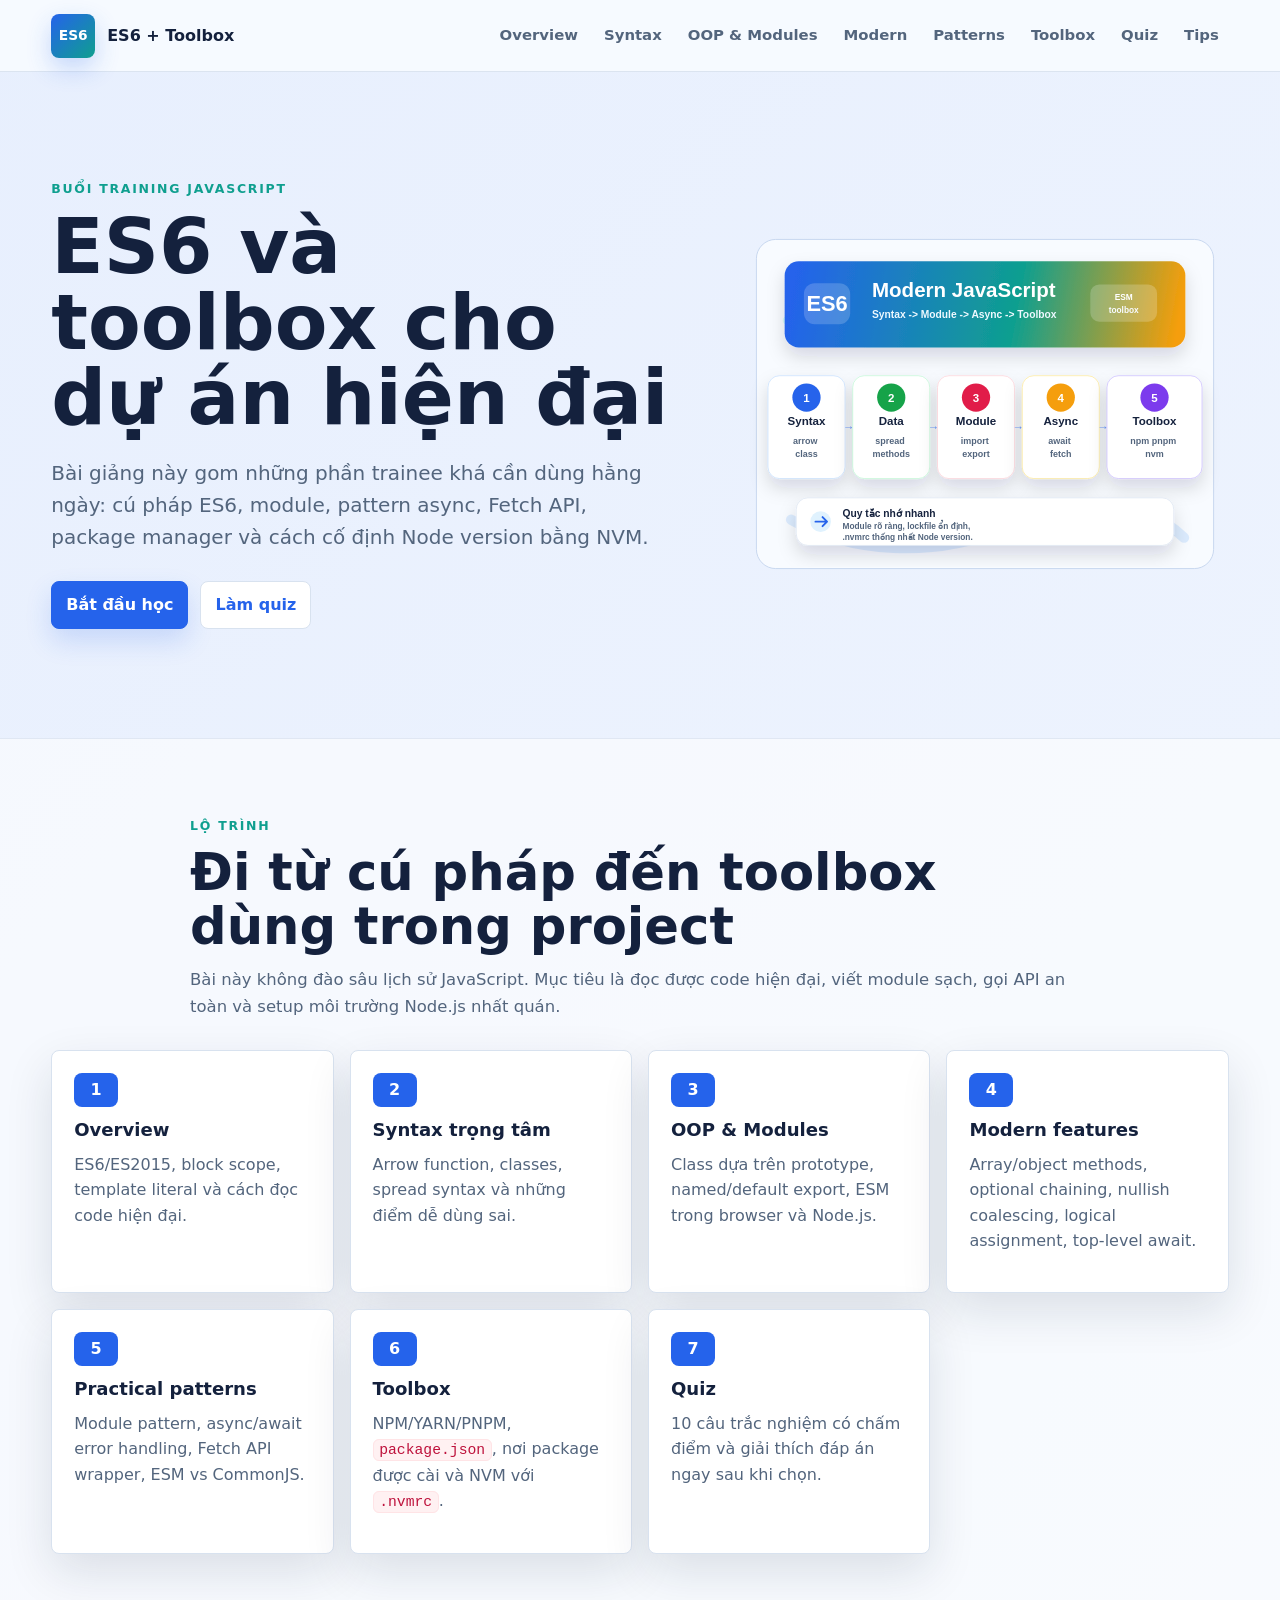
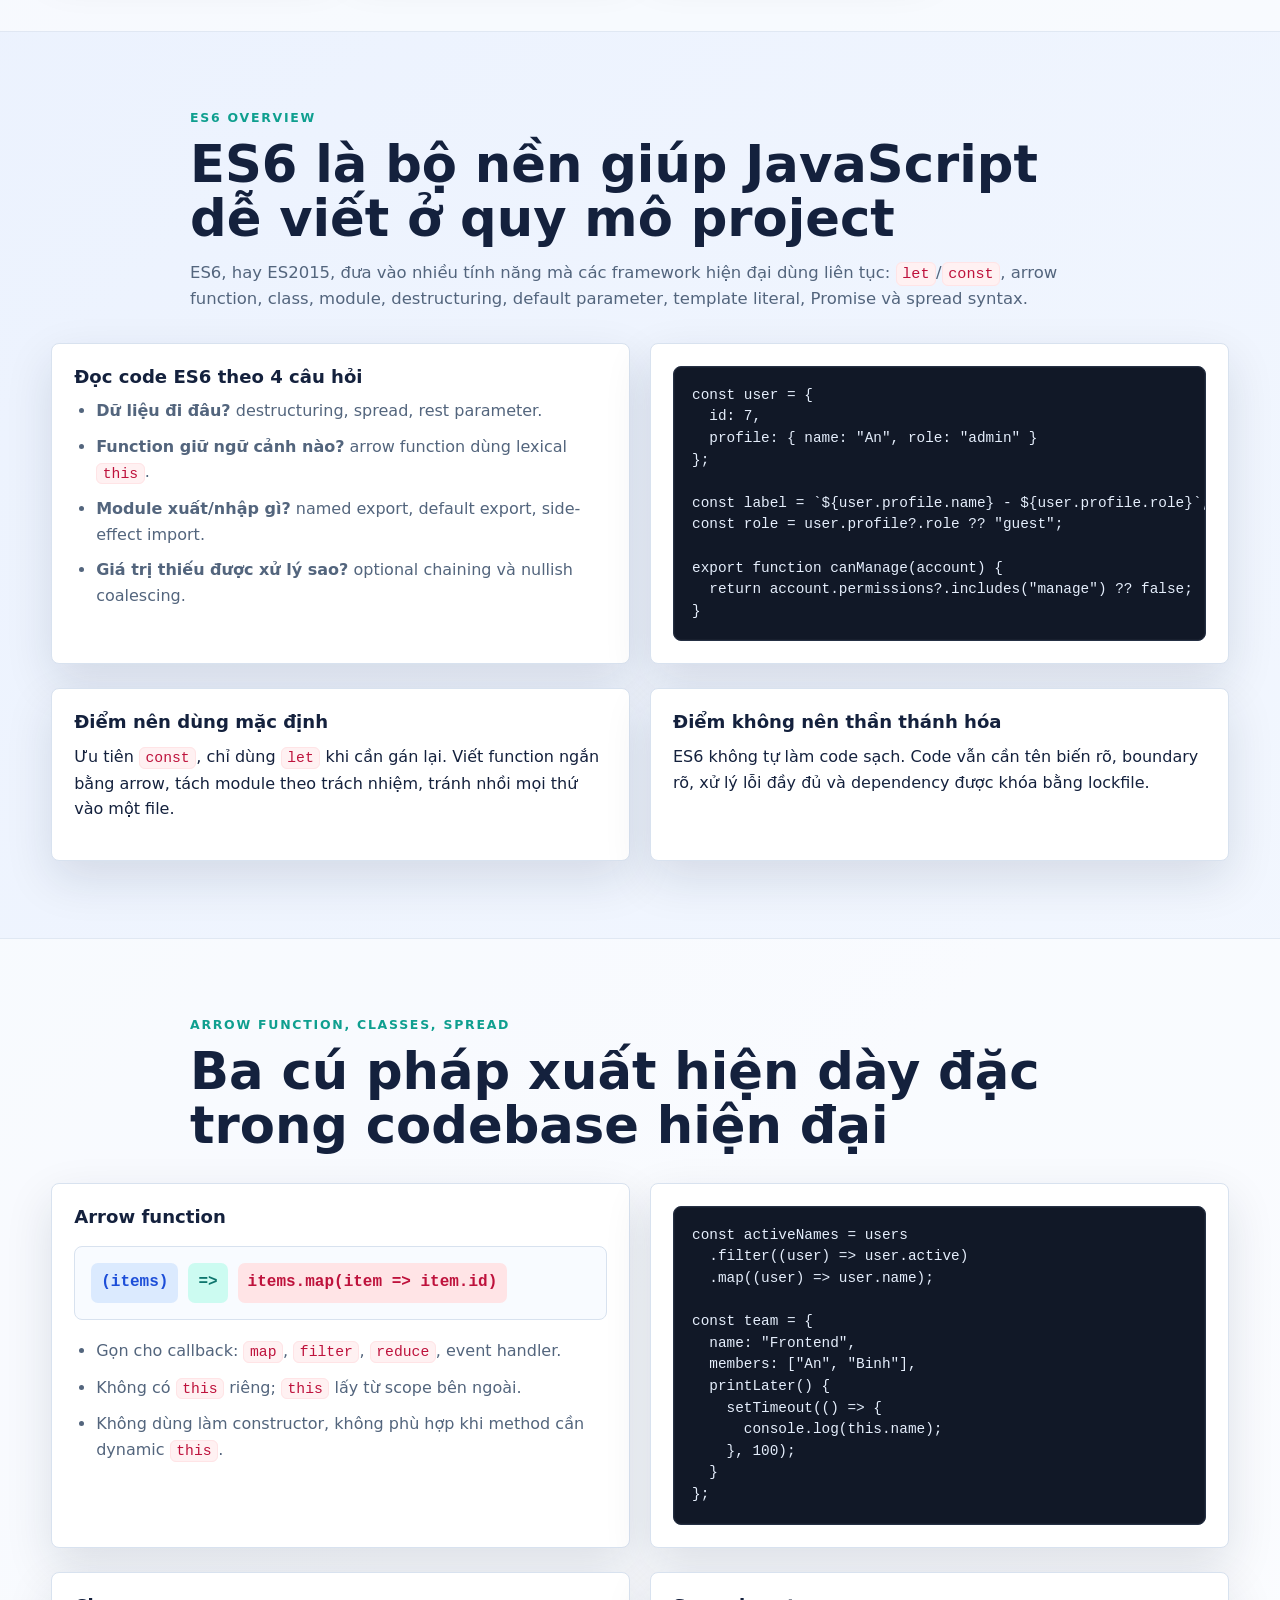
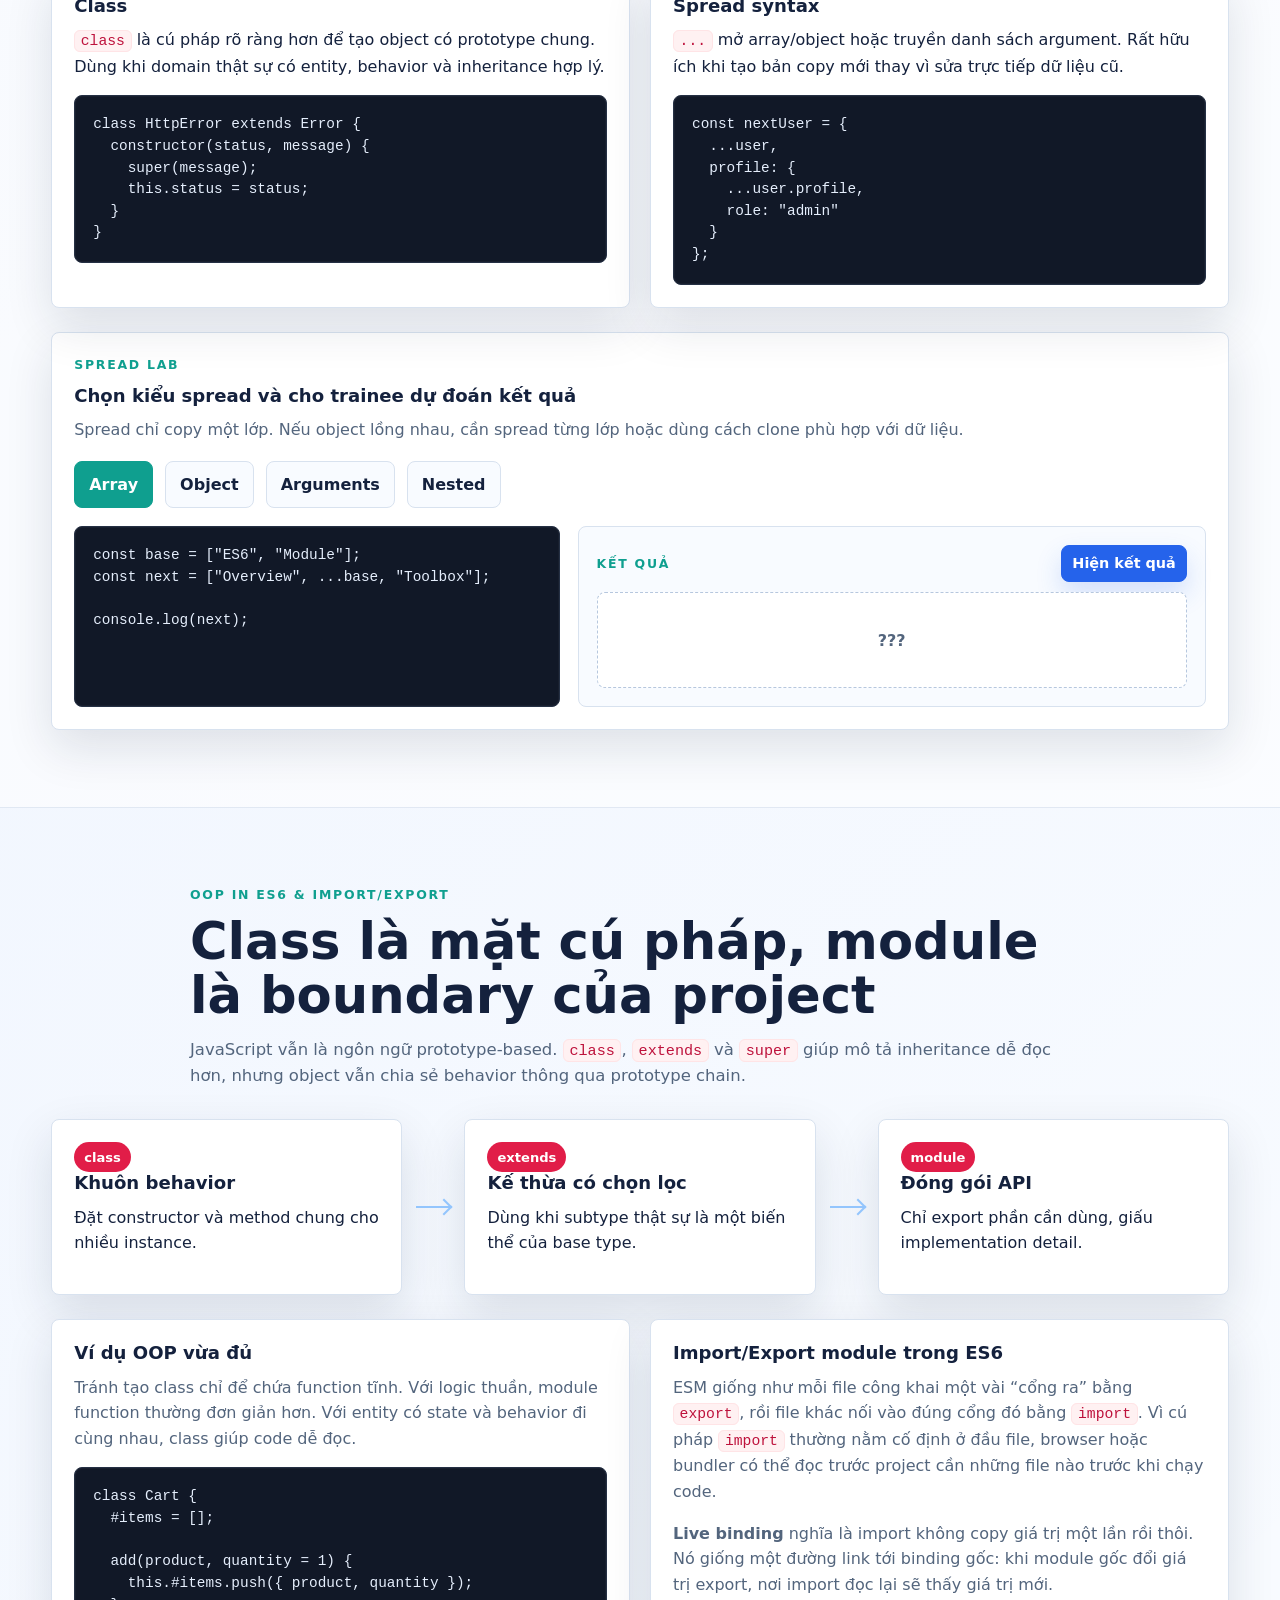
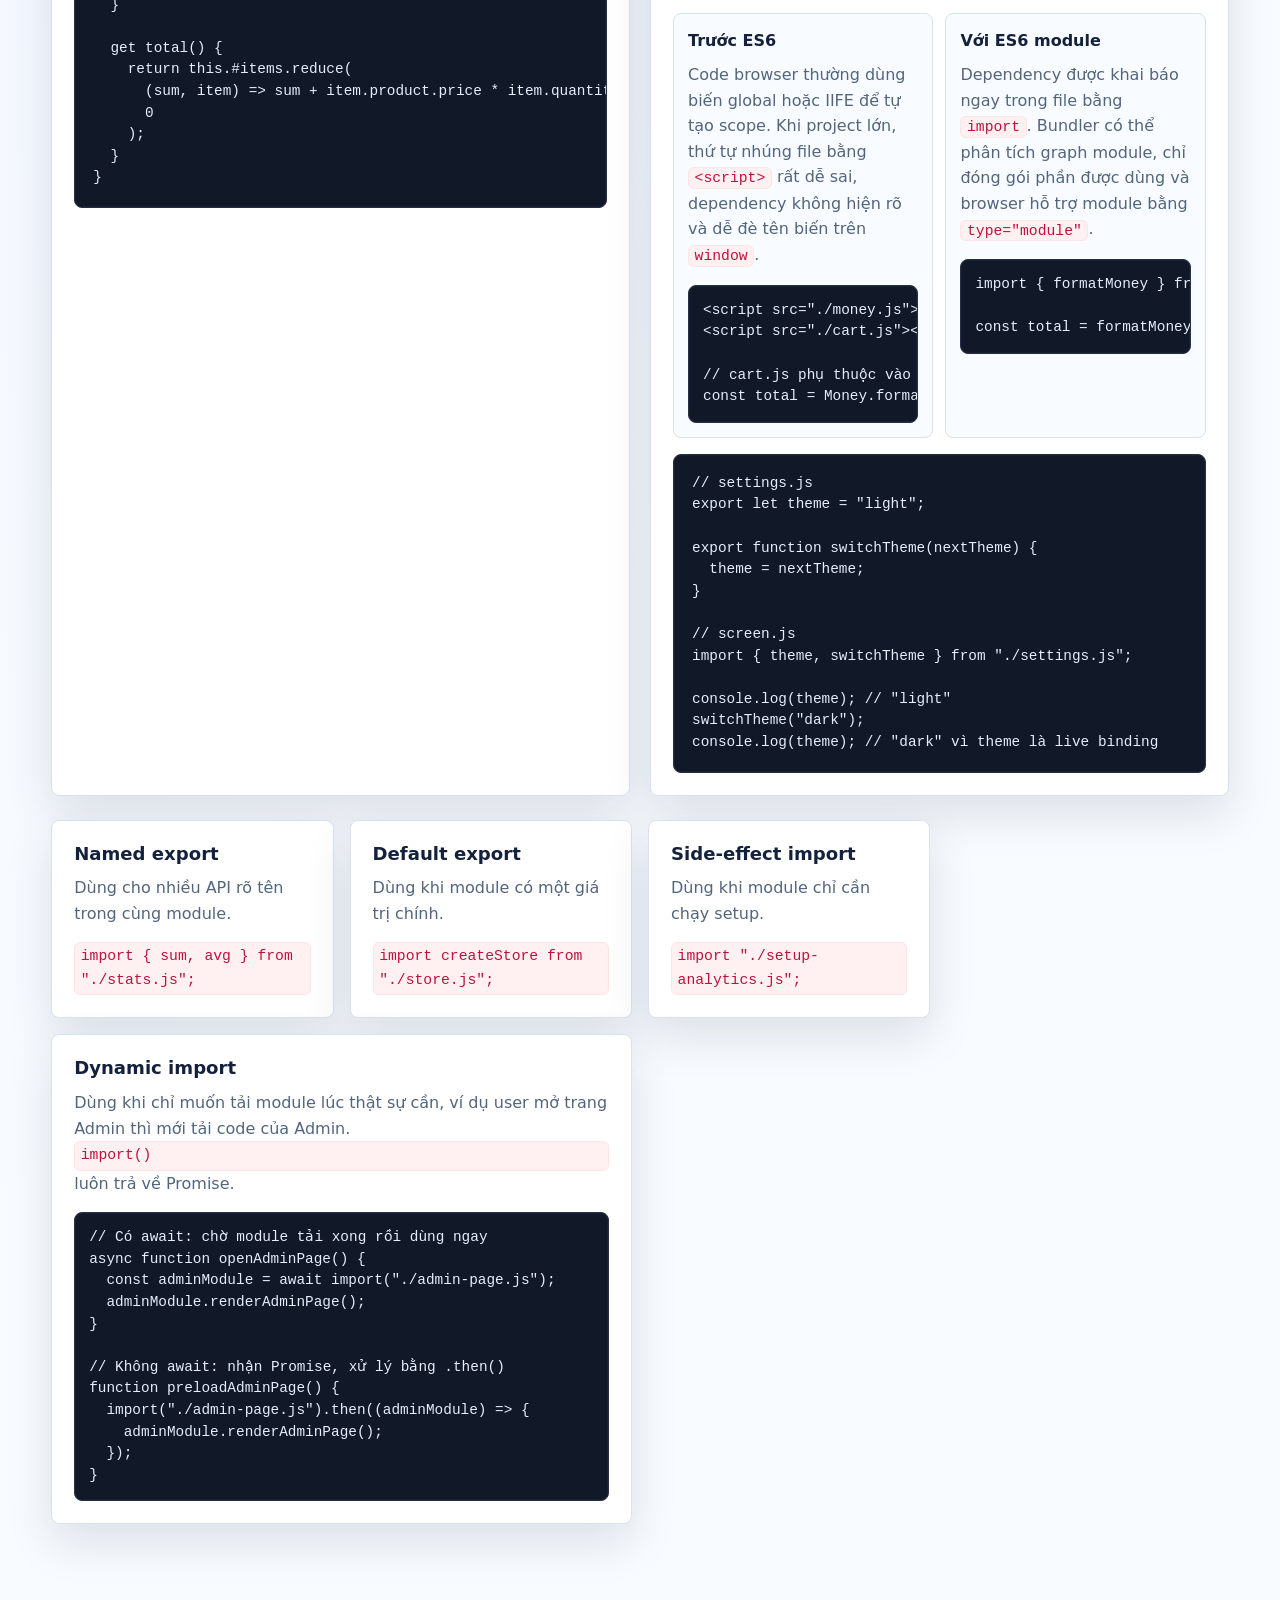
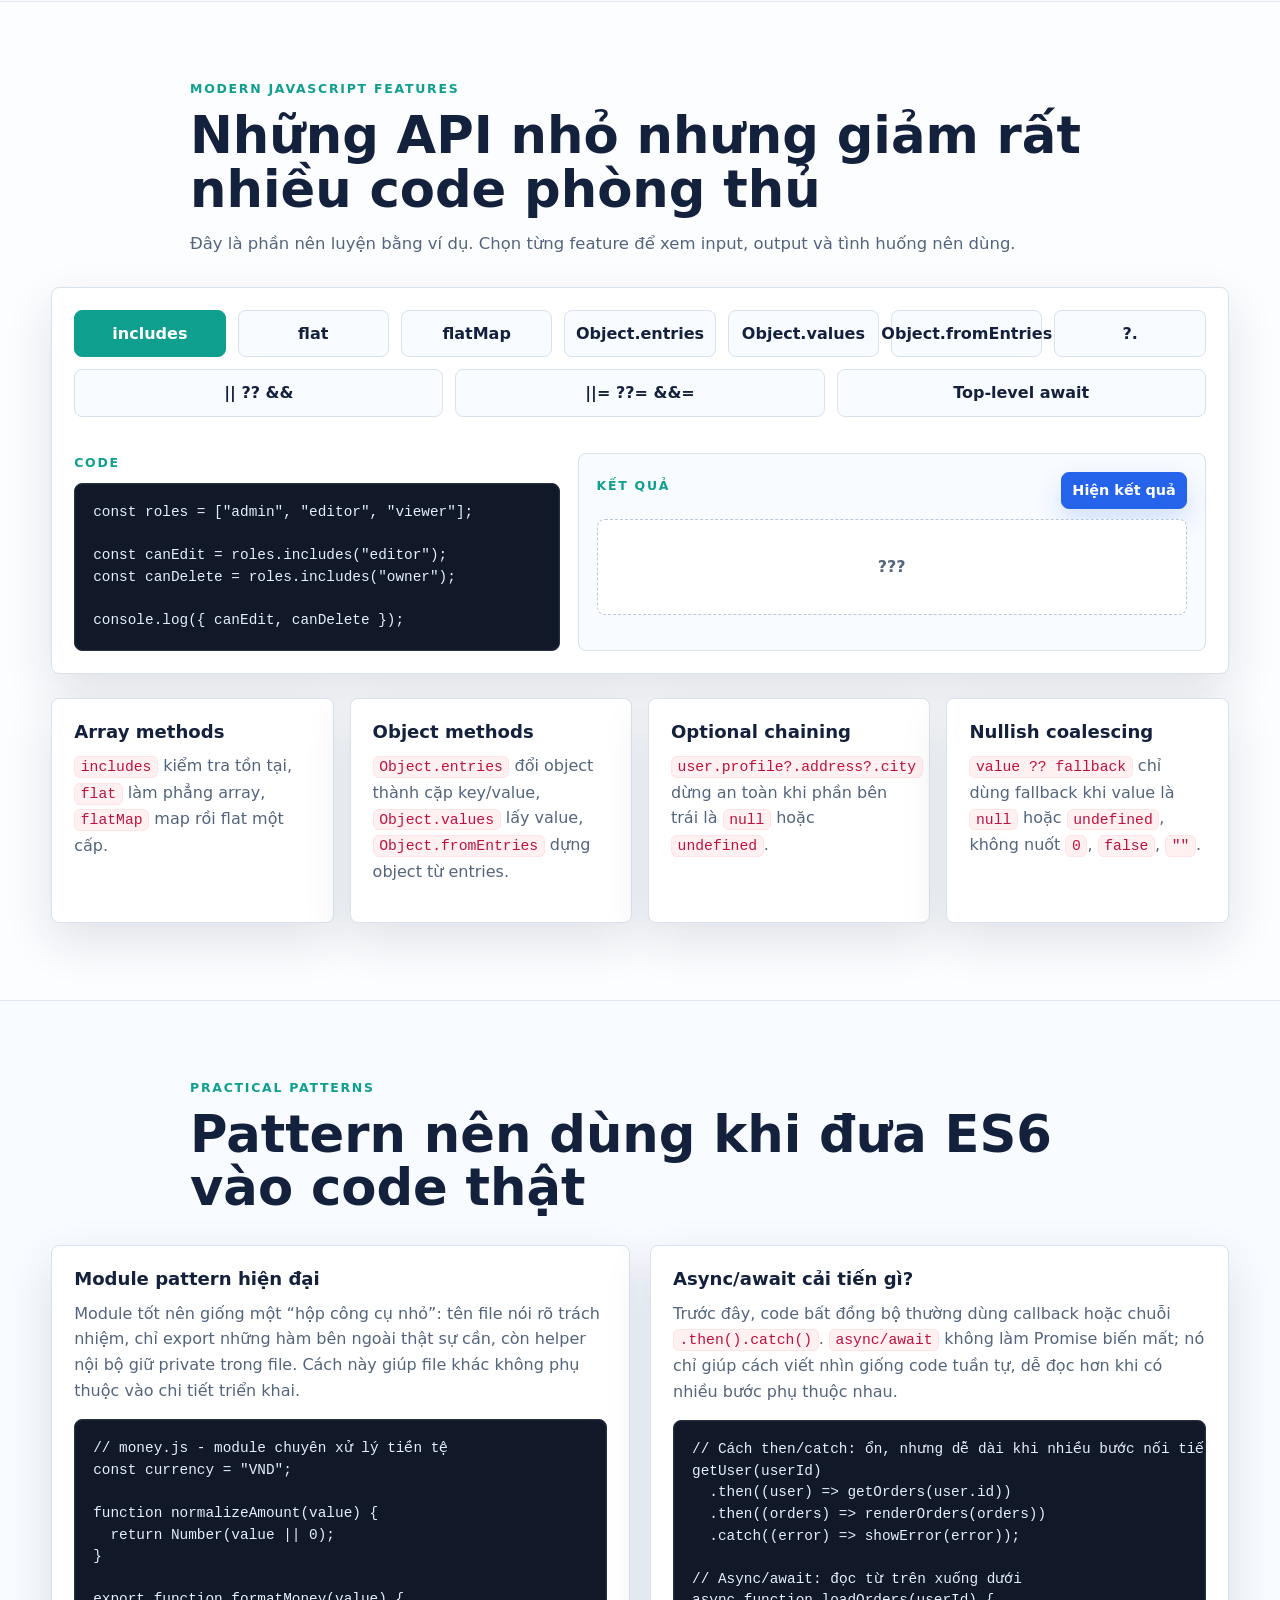
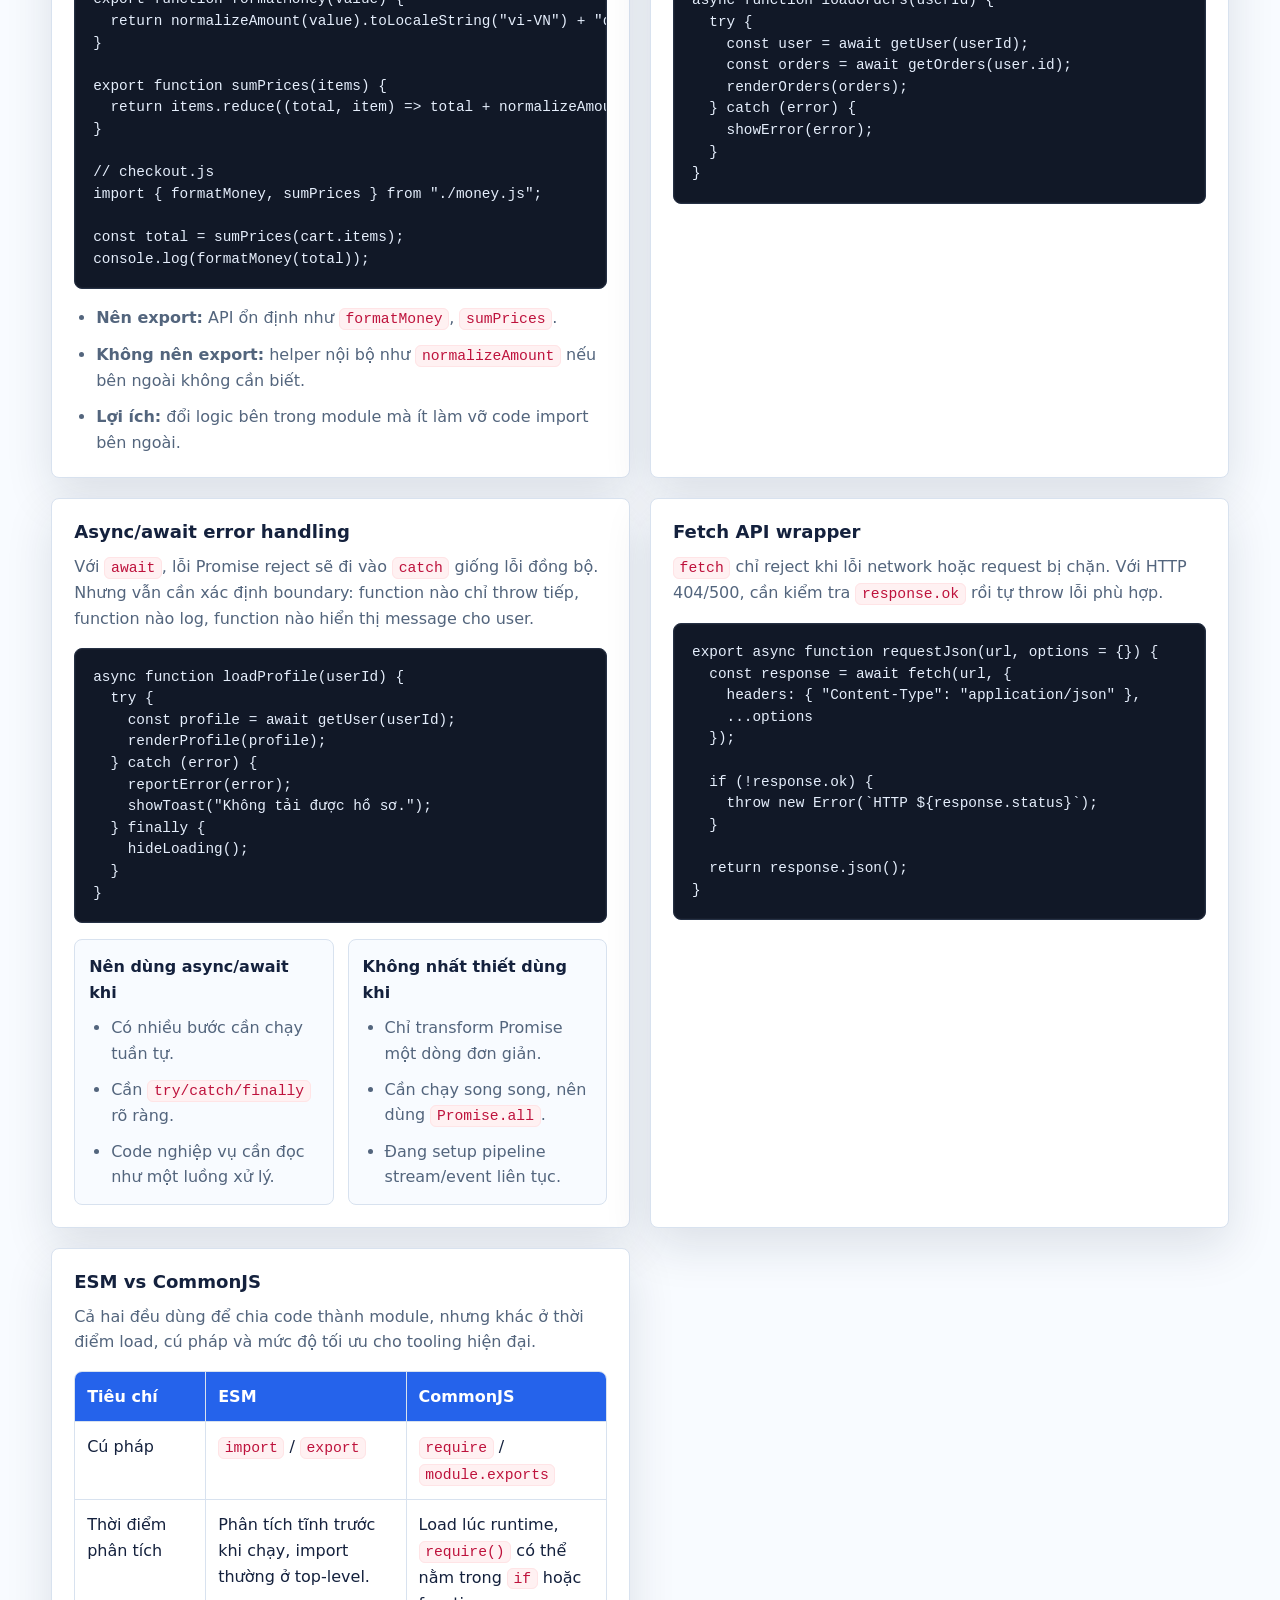
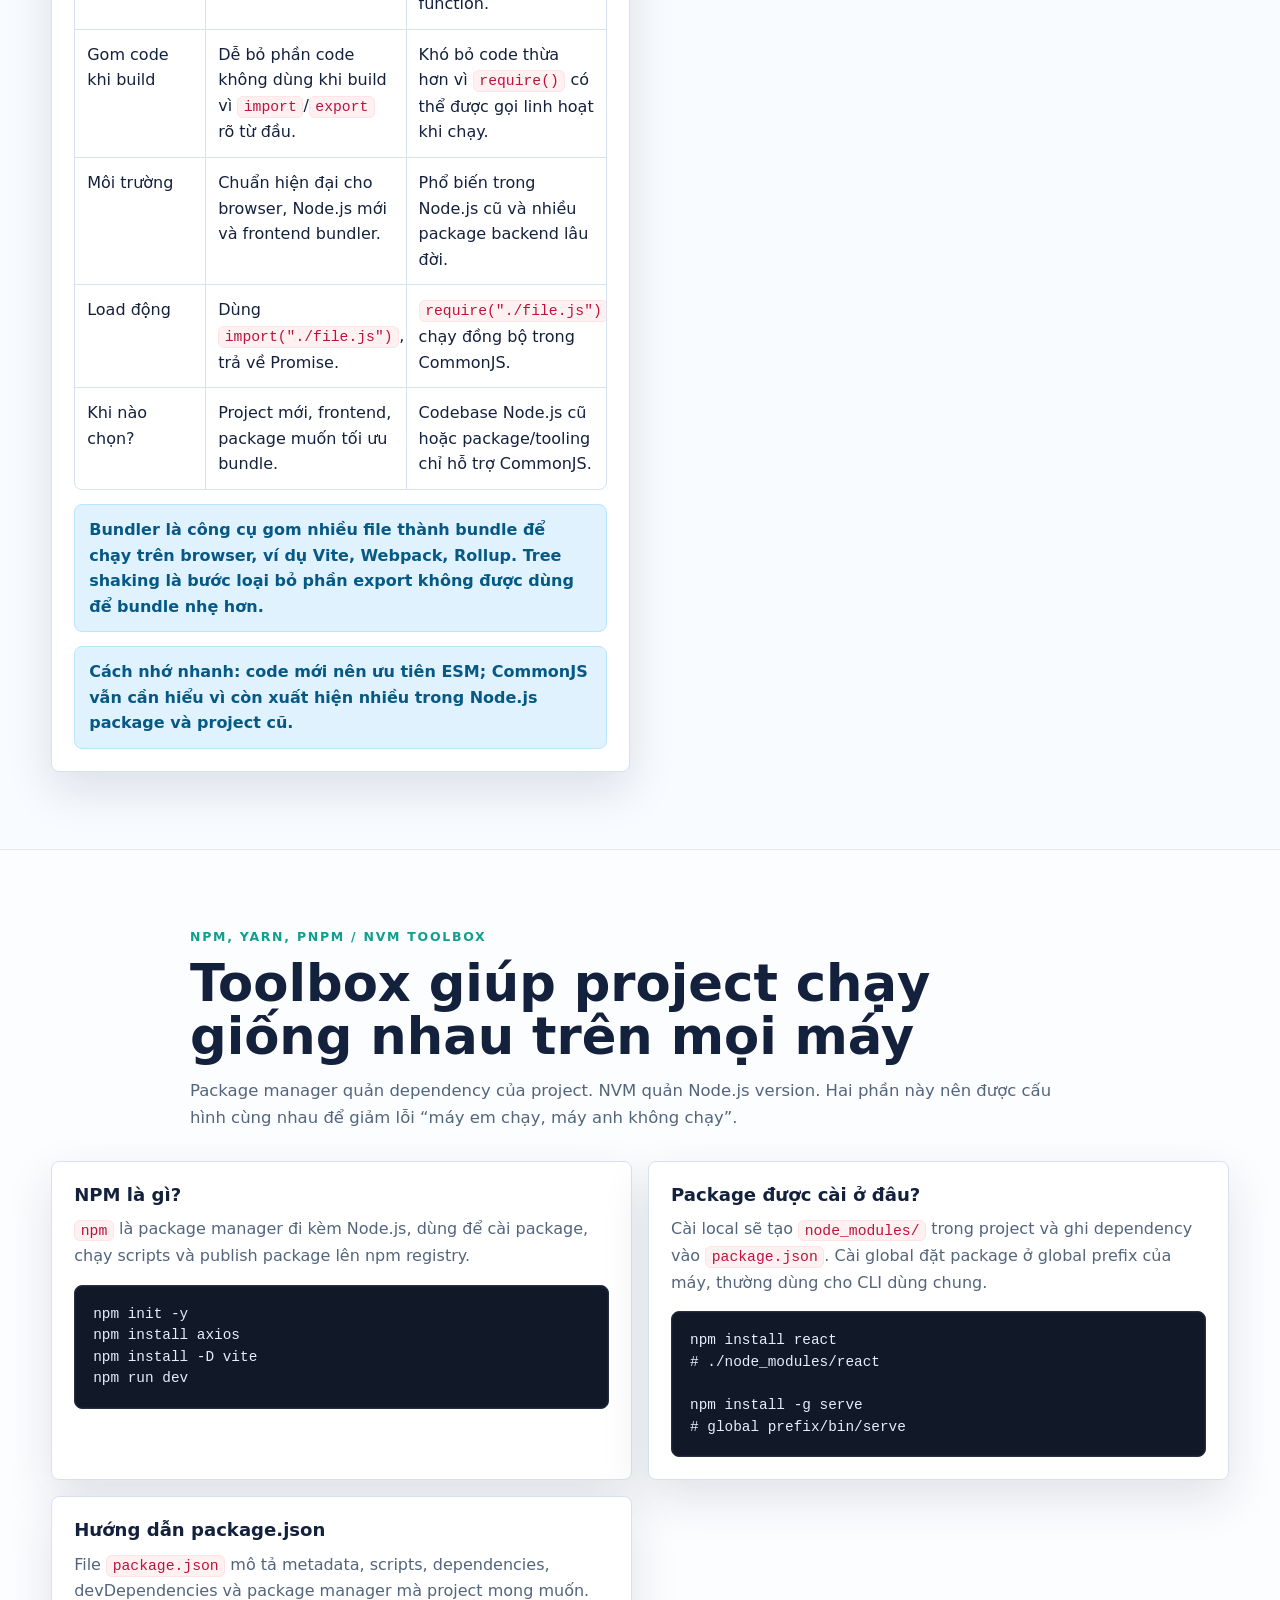
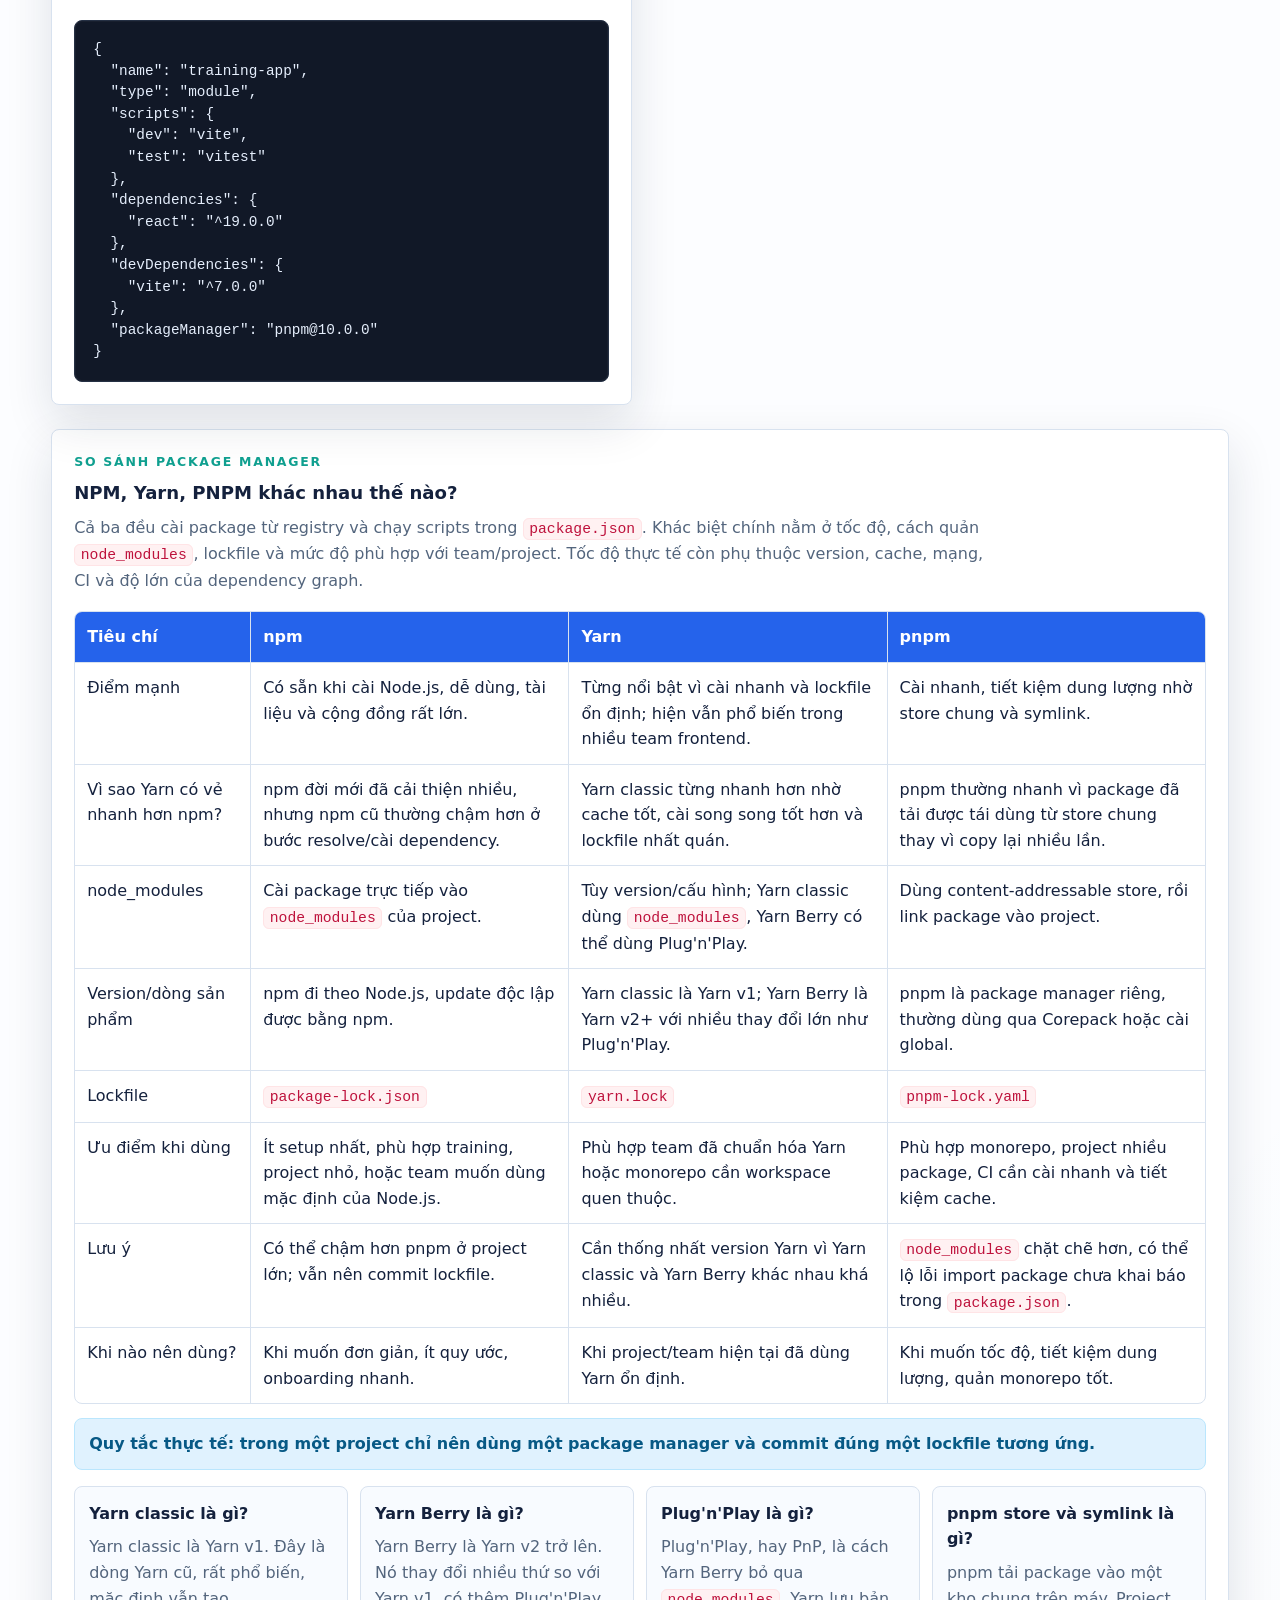
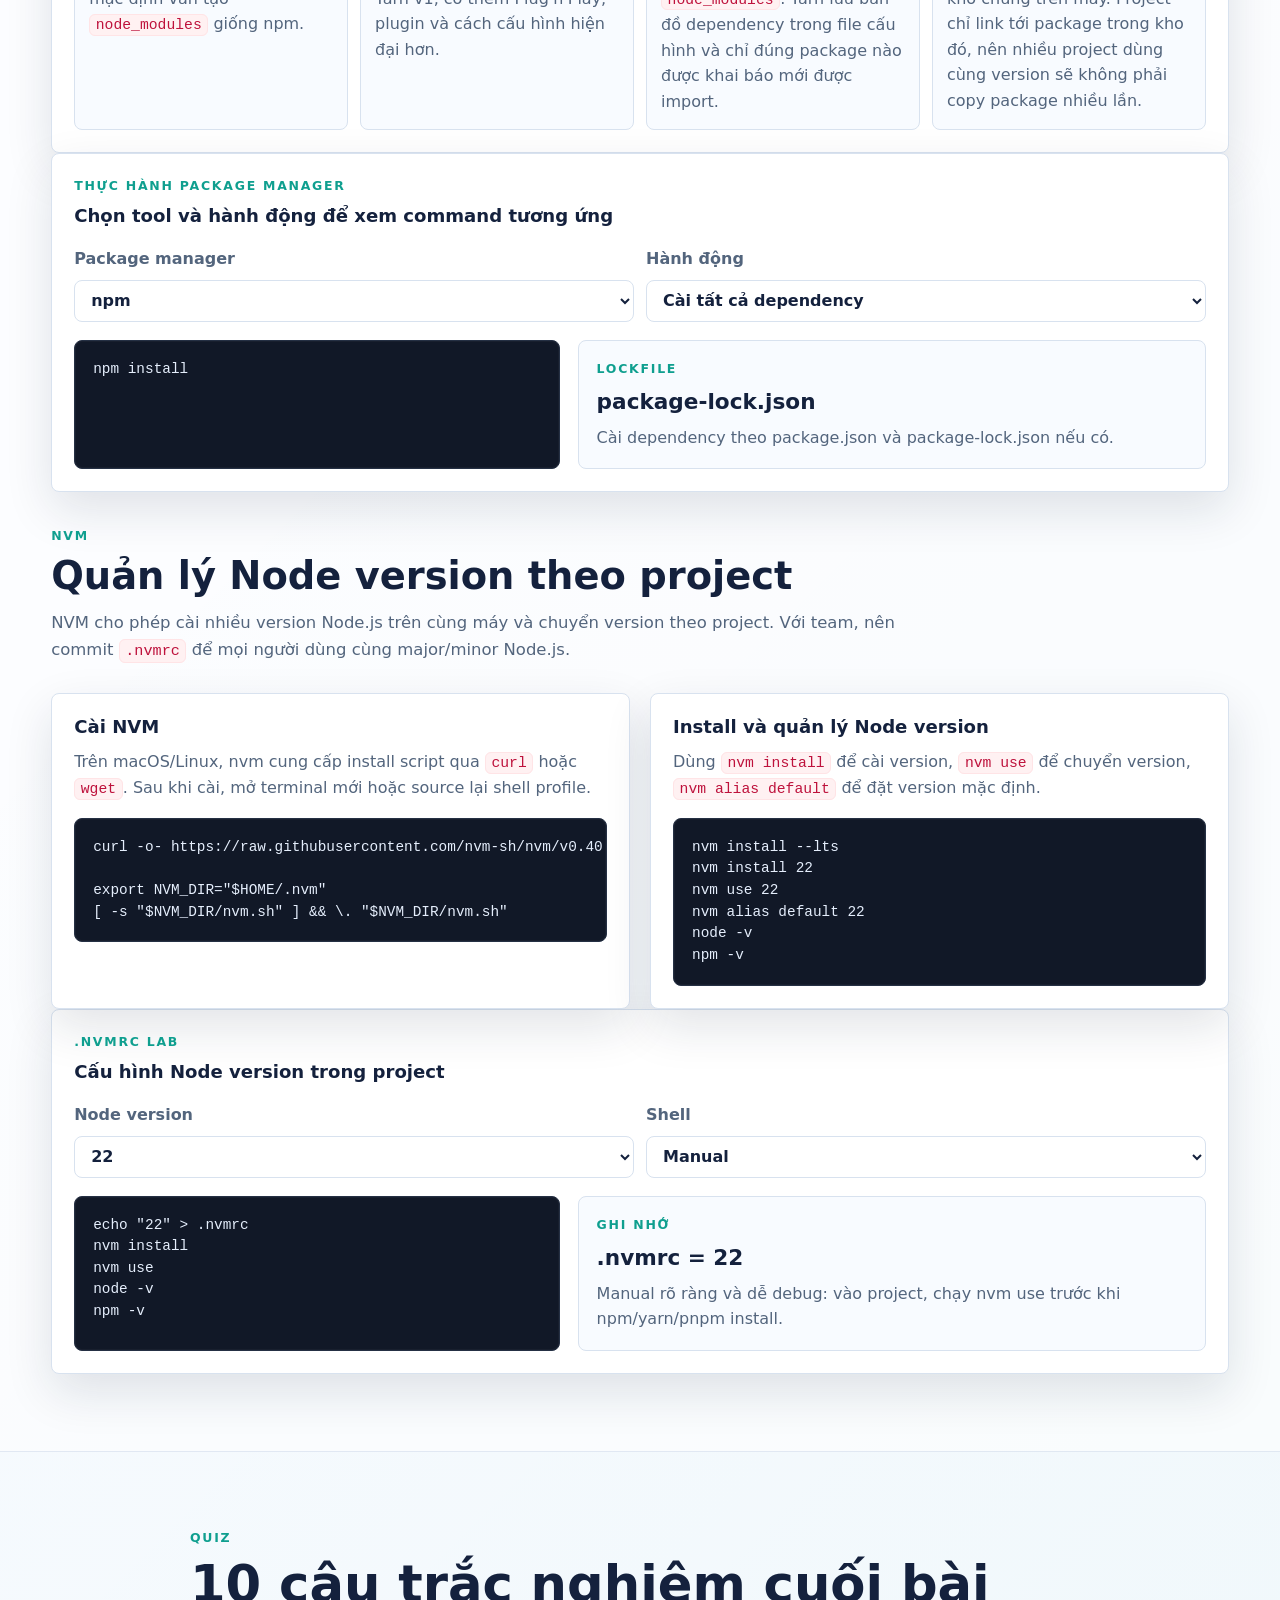
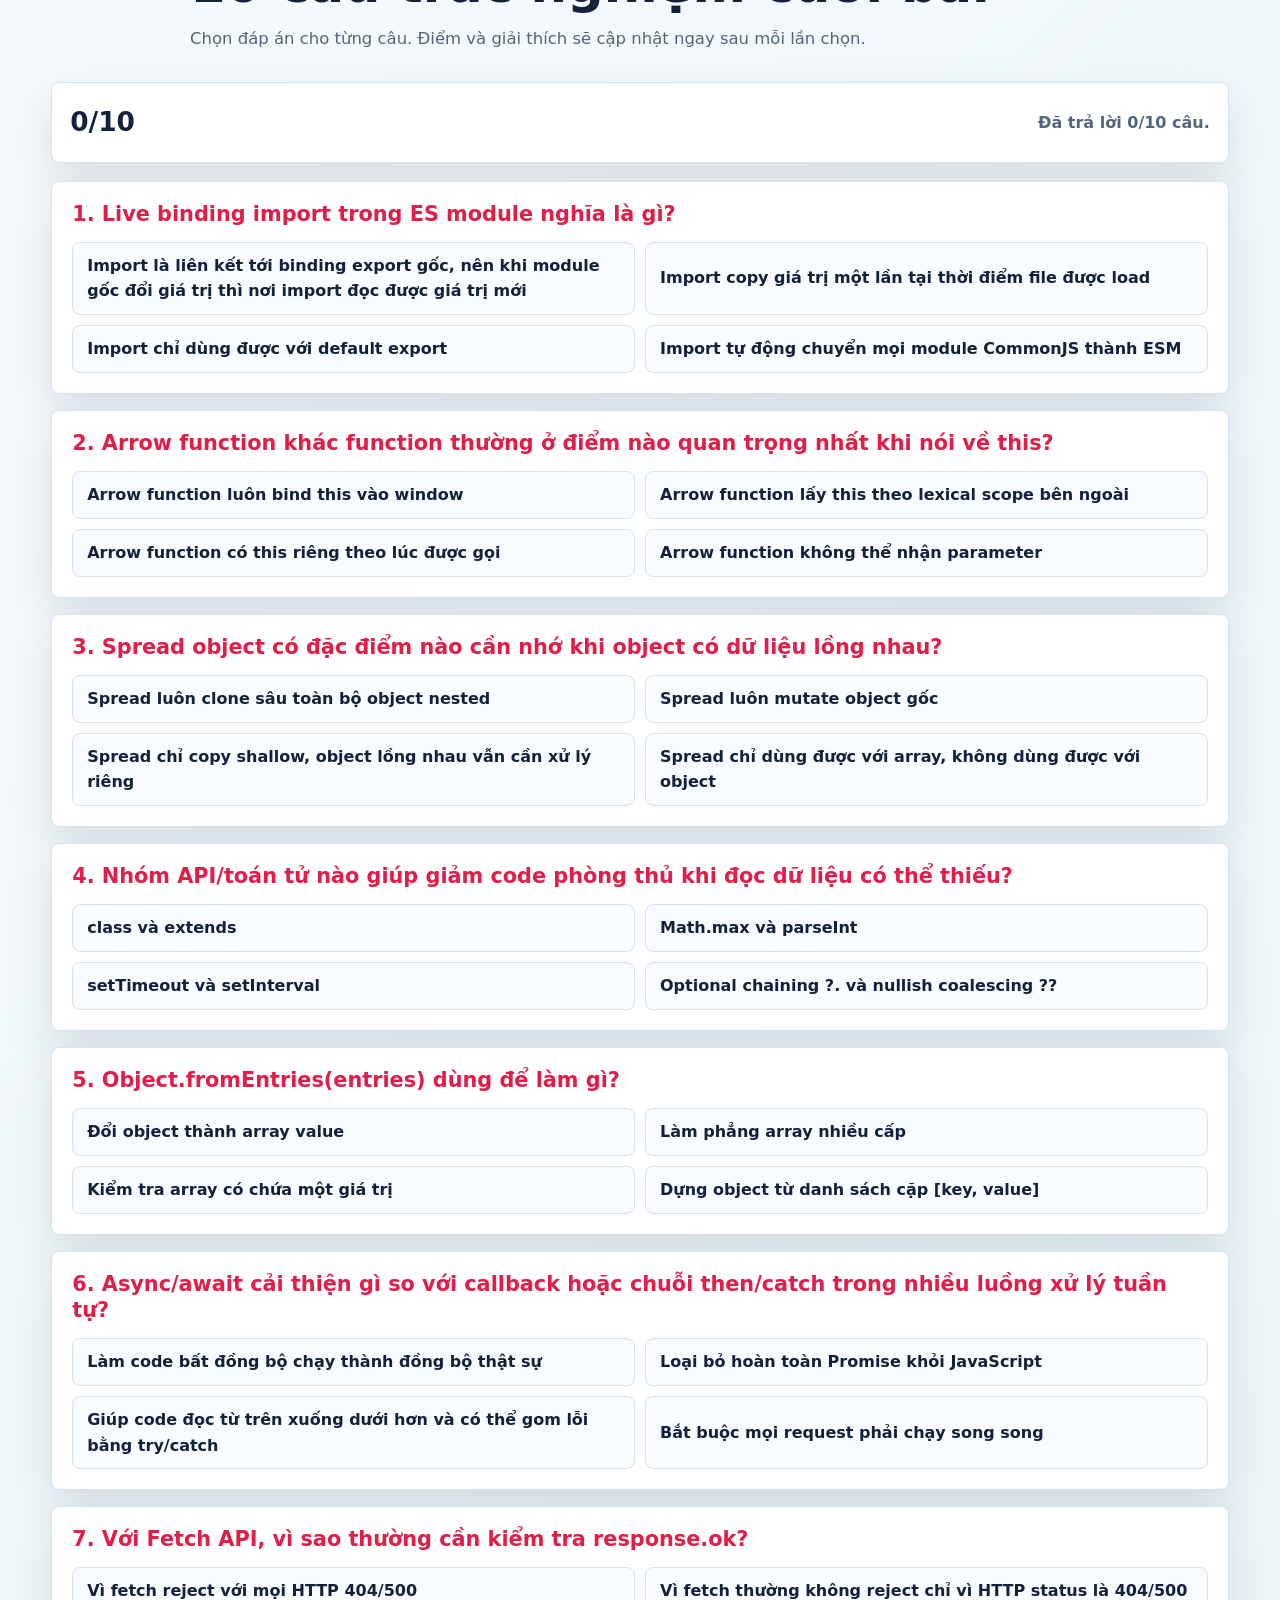
<file: ES6-NPM-NVM/index.html>
<!doctype html>
<html lang="vi">

<head>
  <meta charset="utf-8">
  <meta name="viewport" content="width=device-width, initial-scale=1">
  <title>ES6 + NPM/YARN/PNPM và NVM toolbox</title>
  <link rel="icon" href="data:,">
  <link rel="stylesheet" href="./styles.css">
  <script src="./assets/main.js" defer></script>
</head>

<body>
  <header class="topbar">
    <a class="brand" href="#intro" aria-label="Về đầu bài giảng">
      <span class="brand-mark">ES6</span>
      <span>ES6 + Toolbox</span>
    </a>
    <nav class="topnav" aria-label="Điều hướng bài giảng">
      <a href="#overview">Overview</a>
      <a href="#syntax">Syntax</a>
      <a href="#oop-modules">OOP &amp; Modules</a>
      <a href="#modern">Modern</a>
      <a href="#patterns">Patterns</a>
      <a href="#toolbox">Toolbox</a>
      <a href="#quiz">Quiz</a>
      <a href="#tips">Tips</a>
    </nav>
  </header>

  <main>
    <section id="intro" class="hero section">
      <div class="hero-copy">
        <p class="eyebrow">Buổi training JavaScript</p>
        <h1>ES6 và toolbox cho dự án hiện đại</h1>
        <p class="lead">
          Bài giảng này gom những phần trainee khá cần dùng hằng ngày:
          cú pháp ES6, module, pattern async, Fetch API, package manager và cách cố định Node version bằng NVM.
        </p>
        <div class="hero-actions" aria-label="Lối vào nhanh">
          <a class="primary-action" href="#overview">Bắt đầu học</a>
          <a class="secondary-action" href="#quiz">Làm quiz</a>
        </div>
      </div>
      <figure class="hero-visual">
        <img src="./assets/es6-toolbox-map.svg" alt="Sơ đồ học ES6, modern JavaScript, package manager và NVM">
      </figure>
    </section>

    <section id="learning-path" class="section band">
      <div class="section-heading">
        <p class="eyebrow">Lộ trình</p>
        <h2>Đi từ cú pháp đến toolbox dùng trong project</h2>
        <p>
          Bài này không đào sâu lịch sử JavaScript. Mục tiêu là đọc được code hiện đại,
          viết module sạch, gọi API an toàn và setup môi trường Node.js nhất quán.
        </p>
      </div>
      <div class="path-grid">
        <article>
          <span>1</span>
          <h3>Overview</h3>
          <p>ES6/ES2015, block scope, template literal và cách đọc code hiện đại.</p>
        </article>
        <article>
          <span>2</span>
          <h3>Syntax trọng tâm</h3>
          <p>Arrow function, classes, spread syntax và những điểm dễ dùng sai.</p>
        </article>
        <article>
          <span>3</span>
          <h3>OOP &amp; Modules</h3>
          <p>Class dựa trên prototype, named/default export, ESM trong browser và Node.js.</p>
        </article>
        <article>
          <span>4</span>
          <h3>Modern features</h3>
          <p>Array/object methods, optional chaining, nullish coalescing, logical assignment, top-level await.</p>
        </article>
        <article>
          <span>5</span>
          <h3>Practical patterns</h3>
          <p>Module pattern, async/await error handling, Fetch API wrapper, ESM vs CommonJS.</p>
        </article>
        <article>
          <span>6</span>
          <h3>Toolbox</h3>
          <p>NPM/YARN/PNPM, <code>package.json</code>, nơi package được cài và NVM với <code>.nvmrc</code>.</p>
        </article>
        <article>
          <span>7</span>
          <h3>Quiz</h3>
          <p>10 câu trắc nghiệm có chấm điểm và giải thích đáp án ngay sau khi chọn.</p>
        </article>
      </div>
    </section>

    <section id="overview" class="section">
      <div class="section-heading">
        <p class="eyebrow">ES6 Overview</p>
        <h2>ES6 là bộ nền giúp JavaScript dễ viết ở quy mô project</h2>
        <p>
          ES6, hay ES2015, đưa vào nhiều tính năng mà các framework hiện đại dùng liên tục:
          <code>let</code>/<code>const</code>, arrow function, class, module, destructuring, default parameter,
          template literal, Promise và spread syntax.
        </p>
      </div>

      <div class="two-column">
        <div class="concept-panel">
          <h3>Đọc code ES6 theo 4 câu hỏi</h3>
          <ul class="plain-list">
            <li><strong>Dữ liệu đi đâu?</strong> destructuring, spread, rest parameter.</li>
            <li><strong>Function giữ ngữ cảnh nào?</strong> arrow function dùng lexical <code>this</code>.</li>
            <li><strong>Module xuất/nhập gì?</strong> named export, default export, side-effect import.</li>
            <li><strong>Giá trị thiếu được xử lý sao?</strong> optional chaining và nullish coalescing.</li>
          </ul>
        </div>
        <div class="code-panel">
          <pre><code>const user = {
  id: 7,
  profile: { name: "An", role: "admin" }
};

const label = `${user.profile.name} - ${user.profile.role}`;
const role = user.profile?.role ?? "guest";

export function canManage(account) {
  return account.permissions?.includes("manage") ?? false;
}</code></pre>
        </div>
      </div>

      <div class="comparison">
        <article>
          <h3>Điểm nên dùng mặc định</h3>
          <p>
            Ưu tiên <code>const</code>, chỉ dùng <code>let</code> khi cần gán lại. Viết function ngắn bằng arrow,
            tách module theo trách nhiệm, tránh nhồi mọi thứ vào một file.
          </p>
        </article>
        <article>
          <h3>Điểm không nên thần thánh hóa</h3>
          <p>
            ES6 không tự làm code sạch. Code vẫn cần tên biến rõ, boundary rõ,
            xử lý lỗi đầy đủ và dependency được khóa bằng lockfile.
          </p>
        </article>
      </div>
    </section>

    <section id="syntax" class="section band">
      <div class="section-heading">
        <p class="eyebrow">Arrow Function, Classes, Spread</p>
        <h2>Ba cú pháp xuất hiện dày đặc trong codebase hiện đại</h2>
      </div>

      <div class="syntax-grid">
        <article class="concept-panel">
          <h3>Arrow function</h3>
          <div class="syntax-diagram arrow-diagram" aria-label="Cú pháp arrow function">
            <span class="token param-token">(items)</span>
            <span class="token arrow-token">=&gt;</span>
            <span class="token body-token">items.map(item =&gt; item.id)</span>
          </div>
          <ul class="plain-list">
            <li>Gọn cho callback: <code>map</code>, <code>filter</code>, <code>reduce</code>, event handler.</li>
            <li>Không có <code>this</code> riêng; <code>this</code> lấy từ scope bên ngoài.</li>
            <li>Không dùng làm constructor, không phù hợp khi method cần dynamic <code>this</code>.</li>
          </ul>
        </article>

        <article class="code-panel">
          <pre><code>const activeNames = users
  .filter((user) =&gt; user.active)
  .map((user) =&gt; user.name);

const team = {
  name: "Frontend",
  members: ["An", "Binh"],
  printLater() {
    setTimeout(() =&gt; {
      console.log(this.name);
    }, 100);
  }
};</code></pre>
        </article>
      </div>

      <div class="comparison">
        <article>
          <h3>Class</h3>
          <p>
            <code>class</code> là cú pháp rõ ràng hơn để tạo object có prototype chung.
            Dùng khi domain thật sự có entity, behavior và inheritance hợp lý.
          </p>
          <pre><code>class HttpError extends Error {
  constructor(status, message) {
    super(message);
    this.status = status;
  }
}</code></pre>
        </article>
        <article>
          <h3>Spread syntax</h3>
          <p>
            <code>...</code> mở array/object hoặc truyền danh sách argument.
            Rất hữu ích khi tạo bản copy mới thay vì sửa trực tiếp dữ liệu cũ.
          </p>
          <pre><code>const nextUser = {
  ...user,
  profile: {
    ...user.profile,
    role: "admin"
  }
};</code></pre>
        </article>
      </div>

      <article class="demo-panel" data-demo="spreadLab">
        <div class="lab-heading compact">
          <p class="eyebrow">Spread lab</p>
          <h3>Chọn kiểu spread và cho trainee dự đoán kết quả</h3>
          <p>
            Spread chỉ copy một lớp. Nếu object lồng nhau, cần spread từng lớp hoặc dùng cách clone phù hợp với dữ liệu.
          </p>
        </div>
        <div class="segmented-control" aria-label="Chọn ví dụ spread">
          <button type="button" data-spread-case="array" class="is-active">Array</button>
          <button type="button" data-spread-case="object">Object</button>
          <button type="button" data-spread-case="args">Arguments</button>
          <button type="button" data-spread-case="nested">Nested</button>
        </div>
        <div class="demo-result">
          <pre><code data-spread-code></code></pre>
          <div class="result-card spread-result-card" data-spread-result-card>
            <div class="result-card-head">
              <span>Kết quả</span>
              <button type="button" class="secondary-action result-toggle" data-spread-toggle>Hiện kết quả</button>
            </div>
            <div class="spread-answer" data-spread-answer hidden>
              <strong data-spread-result></strong>
              <p data-spread-note></p>
            </div>
            <p class="answer-placeholder" data-spread-placeholder>???</p>
          </div>
        </div>
      </article>
    </section>

    <section id="oop-modules" class="section">
      <div class="section-heading">
        <p class="eyebrow">OOP in ES6 &amp; Import/Export</p>
        <h2>Class là mặt cú pháp, module là boundary của project</h2>
        <p>
          JavaScript vẫn là ngôn ngữ prototype-based. <code>class</code>, <code>extends</code> và <code>super</code>
          giúp mô tả inheritance dễ đọc hơn, nhưng object vẫn chia sẻ behavior thông qua prototype chain.
        </p>
      </div>

      <div class="oop-flow">
        <article>
          <span>class</span>
          <h3>Khuôn behavior</h3>
          <p>Đặt constructor và method chung cho nhiều instance.</p>
        </article>
        <i></i>
        <article>
          <span>extends</span>
          <h3>Kế thừa có chọn lọc</h3>
          <p>Dùng khi subtype thật sự là một biến thể của base type.</p>
        </article>
        <i></i>
        <article>
          <span>module</span>
          <h3>Đóng gói API</h3>
          <p>Chỉ export phần cần dùng, giấu implementation detail.</p>
        </article>
      </div>

      <div class="two-column">
        <div class="concept-panel">
          <h3>Ví dụ OOP vừa đủ</h3>
          <p>
            Tránh tạo class chỉ để chứa function tĩnh. Với logic thuần, module function thường đơn giản hơn.
            Với entity có state và behavior đi cùng nhau, class giúp code dễ đọc.
          </p>
          <pre><code>class Cart {
  #items = [];

  add(product, quantity = 1) {
    this.#items.push({ product, quantity });
  }

  get total() {
    return this.#items.reduce(
      (sum, item) =&gt; sum + item.product.price * item.quantity,
      0
    );
  }
}</code></pre>
        </div>
        <div class="concept-panel">
          <h3>Import/Export module trong ES6</h3>
          <p>
            ESM giống như mỗi file công khai một vài “cổng ra” bằng <code>export</code>,
            rồi file khác nối vào đúng cổng đó bằng <code>import</code>. Vì cú pháp
            <code>import</code> thường nằm cố định ở đầu file, browser hoặc bundler có thể đọc trước
            project cần những file nào trước khi chạy code.
          </p>
          <p>
            <strong>Live binding</strong> nghĩa là import không copy giá trị một lần rồi thôi.
            Nó giống một đường link tới binding gốc: khi module gốc đổi giá trị export,
            nơi import đọc lại sẽ thấy giá trị mới.
          </p>
          <div class="module-compare">
            <article>
              <h4>Trước ES6</h4>
              <p>
                Code browser thường dùng biến global hoặc IIFE để tự tạo scope.
                Khi project lớn, thứ tự nhúng file bằng <code>&lt;script&gt;</code> rất dễ sai,
                dependency không hiện rõ và dễ đè tên biến trên <code>window</code>.
              </p>
              <pre><code>&lt;script src="./money.js"&gt;&lt;/script&gt;
&lt;script src="./cart.js"&gt;&lt;/script&gt;

// cart.js phụ thuộc vào biến global Money
const total = Money.format(cart.total);</code></pre>
            </article>
            <article>
              <h4>Với ES6 module</h4>
              <p>
                Dependency được khai báo ngay trong file bằng <code>import</code>.
                Bundler có thể phân tích graph module, chỉ đóng gói phần được dùng
                và browser hỗ trợ module bằng <code>type="module"</code>.
              </p>
              <pre><code>import { formatMoney } from "./money.js";

const total = formatMoney(cart.total);</code></pre>
            </article>
          </div>
          <pre><code>// settings.js
export let theme = "light";

export function switchTheme(nextTheme) {
  theme = nextTheme;
}

// screen.js
import { theme, switchTheme } from "./settings.js";

console.log(theme); // "light"
switchTheme("dark");
console.log(theme); // "dark" vì theme là live binding</code></pre>
        </div>
      </div>

      <div class="module-board">
        <article>
          <h3>Named export</h3>
          <p>Dùng cho nhiều API rõ tên trong cùng module.</p>
          <code>import { sum, avg } from "./stats.js";</code>
        </article>
        <article>
          <h3>Default export</h3>
          <p>Dùng khi module có một giá trị chính.</p>
          <code>import createStore from "./store.js";</code>
        </article>
        <article>
          <h3>Side-effect import</h3>
          <p>Dùng khi module chỉ cần chạy setup.</p>
          <code>import "./setup-analytics.js";</code>
        </article>
        <article class="wide-module-card">
          <h3>Dynamic import</h3>
          <p>
            Dùng khi chỉ muốn tải module lúc thật sự cần, ví dụ user mở trang Admin
            thì mới tải code của Admin. <code>import()</code> luôn trả về Promise.
          </p>
          <pre><code>// Có await: chờ module tải xong rồi dùng ngay
async function openAdminPage() {
  const adminModule = await import("./admin-page.js");
  adminModule.renderAdminPage();
}

// Không await: nhận Promise, xử lý bằng .then()
function preloadAdminPage() {
  import("./admin-page.js").then((adminModule) =&gt; {
    adminModule.renderAdminPage();
  });
}</code></pre>
        </article>
      </div>
    </section>

    <section id="modern" class="section band">
      <div class="section-heading">
        <p class="eyebrow">Modern JavaScript features</p>
        <h2>Những API nhỏ nhưng giảm rất nhiều code phòng thủ</h2>
        <p>
          Đây là phần nên luyện bằng ví dụ. Chọn từng feature để xem input, output và tình huống nên dùng.
        </p>
      </div>

      <article class="demo-panel feature-lab" data-demo="featureLab">
        <div class="feature-menu" aria-label="Chọn modern JavaScript feature">
          <button type="button" class="is-active" data-feature="includes">includes</button>
          <button type="button" data-feature="flat">flat</button>
          <button type="button" data-feature="flatMap">flatMap</button>
          <button type="button" data-feature="entries">Object.entries</button>
          <button type="button" data-feature="values">Object.values</button>
          <button type="button" data-feature="fromEntries">Object.fromEntries</button>
          <button type="button" data-feature="optional">?.</button>
          <button type="button" data-feature="nullish">|| ?? &amp;&amp;</button>
          <button type="button" data-feature="logical">||= ??= &amp;&amp;=</button>
          <button type="button" data-feature="tla">Top-level await</button>
        </div>
        <div class="feature-stage">
          <div>
            <p class="eyebrow">Code</p>
            <pre><code data-feature-code></code></pre>
          </div>
          <div class="feature-output">
            <div class="result-card-head">
              <p class="eyebrow">Kết quả</p>
              <button type="button" class="secondary-action result-toggle" data-feature-toggle>Hiện kết quả</button>
            </div>
            <div class="feature-answer" data-feature-answer hidden>
              <strong data-feature-result></strong>
              <p data-feature-note></p>
            </div>
            <p class="answer-placeholder" data-feature-placeholder>???</p>
          </div>
        </div>
      </article>

      <div class="cheat-grid">
        <article>
          <h3>Array methods</h3>
          <p><code>includes</code> kiểm tra tồn tại, <code>flat</code> làm phẳng array, <code>flatMap</code> map rồi
            flat một cấp.</p>
        </article>
        <article>
          <h3>Object methods</h3>
          <p><code>Object.entries</code> đổi object thành cặp key/value, <code>Object.values</code> lấy value,
            <code>Object.fromEntries</code> dựng object từ entries.</p>
        </article>
        <article>
          <h3>Optional chaining</h3>
          <p><code>user.profile?.address?.city</code> dừng an toàn khi phần bên trái là <code>null</code> hoặc
            <code>undefined</code>.</p>
        </article>
        <article>
          <h3>Nullish coalescing</h3>
          <p><code>value ?? fallback</code> chỉ dùng fallback khi value là <code>null</code> hoặc
            <code>undefined</code>, không nuốt <code>0</code>, <code>false</code>, <code>""</code>.</p>
        </article>
      </div>
    </section>

    <section id="patterns" class="section">
      <div class="section-heading">
        <p class="eyebrow">Practical Patterns</p>
        <h2>Pattern nên dùng khi đưa ES6 vào code thật</h2>
      </div>

      <div class="pattern-grid">
        <article>
          <h3>Module pattern hiện đại</h3>
          <p>
            Module tốt nên giống một “hộp công cụ nhỏ”: tên file nói rõ trách nhiệm,
            chỉ export những hàm bên ngoài thật sự cần, còn helper nội bộ giữ private trong file.
            Cách này giúp file khác không phụ thuộc vào chi tiết triển khai.
          </p>
          <pre><code>// money.js - module chuyên xử lý tiền tệ
const currency = "VND";

function normalizeAmount(value) {
  return Number(value || 0);
}

export function formatMoney(value) {
  return normalizeAmount(value).toLocaleString("vi-VN") + "đ";
}

export function sumPrices(items) {
  return items.reduce((total, item) =&gt; total + normalizeAmount(item.price), 0);
}

// checkout.js
import { formatMoney, sumPrices } from "./money.js";

const total = sumPrices(cart.items);
console.log(formatMoney(total));</code></pre>
          <ul class="plain-list pattern-notes">
            <li><strong>Nên export:</strong> API ổn định như <code>formatMoney</code>, <code>sumPrices</code>.</li>
            <li><strong>Không nên export:</strong> helper nội bộ như <code>normalizeAmount</code> nếu bên ngoài không
              cần biết.</li>
            <li><strong>Lợi ích:</strong> đổi logic bên trong module mà ít làm vỡ code import bên ngoài.</li>
          </ul>
        </article>

        <article>
          <h3>Async/await cải tiến gì?</h3>
          <p>
            Trước đây, code bất đồng bộ thường dùng callback hoặc chuỗi <code>.then().catch()</code>.
            <code>async/await</code> không làm Promise biến mất; nó chỉ giúp cách viết nhìn giống code tuần tự,
            dễ đọc hơn khi có nhiều bước phụ thuộc nhau.
          </p>
          <pre><code>// Cách then/catch: ổn, nhưng dễ dài khi nhiều bước nối tiếp
getUser(userId)
  .then((user) =&gt; getOrders(user.id))
  .then((orders) =&gt; renderOrders(orders))
  .catch((error) =&gt; showError(error));

// Async/await: đọc từ trên xuống dưới
async function loadOrders(userId) {
  try {
    const user = await getUser(userId);
    const orders = await getOrders(user.id);
    renderOrders(orders);
  } catch (error) {
    showError(error);
  }
}</code></pre>
        </article>

        <article>
          <h3>Async/await error handling</h3>
          <p>
            Với <code>await</code>, lỗi Promise reject sẽ đi vào <code>catch</code> giống lỗi đồng bộ.
            Nhưng vẫn cần xác định boundary: function nào chỉ throw tiếp, function nào log,
            function nào hiển thị message cho user.
          </p>
          <pre><code>async function loadProfile(userId) {
  try {
    const profile = await getUser(userId);
    renderProfile(profile);
  } catch (error) {
    reportError(error);
    showToast("Không tải được hồ sơ.");
  } finally {
    hideLoading();
  }
}</code></pre>
          <div class="decision-grid">
            <div>
              <h4>Nên dùng async/await khi</h4>
              <ul class="plain-list">
                <li>Có nhiều bước cần chạy tuần tự.</li>
                <li>Cần <code>try/catch/finally</code> rõ ràng.</li>
                <li>Code nghiệp vụ cần đọc như một luồng xử lý.</li>
              </ul>
            </div>
            <div>
              <h4>Không nhất thiết dùng khi</h4>
              <ul class="plain-list">
                <li>Chỉ transform Promise một dòng đơn giản.</li>
                <li>Cần chạy song song, nên dùng <code>Promise.all</code>.</li>
                <li>Đang setup pipeline stream/event liên tục.</li>
              </ul>
            </div>
          </div>
        </article>

        <article>
          <h3>Fetch API wrapper</h3>
          <p>
            <code>fetch</code> chỉ reject khi lỗi network hoặc request bị chặn. Với HTTP 404/500,
            cần kiểm tra <code>response.ok</code> rồi tự throw lỗi phù hợp.
          </p>
          <pre><code>export async function requestJson(url, options = {}) {
  const response = await fetch(url, {
    headers: { "Content-Type": "application/json" },
    ...options
  });

  if (!response.ok) {
    throw new Error(`HTTP ${response.status}`);
  }

  return response.json();
}</code></pre>
        </article>

        <article>
          <h3>ESM vs CommonJS</h3>
          <p>
            Cả hai đều dùng để chia code thành module, nhưng khác ở thời điểm load,
            cú pháp và mức độ tối ưu cho tooling hiện đại.
          </p>
          <div class="compare-table" role="table" aria-label="So sánh ESM và CommonJS">
            <div role="row">
              <strong role="columnheader">Tiêu chí</strong>
              <strong role="columnheader">ESM</strong>
              <strong role="columnheader">CommonJS</strong>
            </div>
            <div role="row">
              <span>Cú pháp</span>
              <span><code>import</code> / <code>export</code></span>
              <span><code>require</code> / <code>module.exports</code></span>
            </div>
            <div role="row">
              <span>Thời điểm phân tích</span>
              <span>Phân tích tĩnh trước khi chạy, import thường ở top-level.</span>
              <span>Load lúc runtime, <code>require()</code> có thể nằm trong <code>if</code> hoặc function.</span>
            </div>
            <div role="row">
              <span>Gom code khi build</span>
              <span>Dễ bỏ phần code không dùng khi build vì <code>import</code>/<code>export</code> rõ từ đầu.</span>
              <span>Khó bỏ code thừa hơn vì <code>require()</code> có thể được gọi linh hoạt khi chạy.</span>
            </div>
            <div role="row">
              <span>Môi trường</span>
              <span>Chuẩn hiện đại cho browser, Node.js mới và frontend bundler.</span>
              <span>Phổ biến trong Node.js cũ và nhiều package backend lâu đời.</span>
            </div>
            <div role="row">
              <span>Load động</span>
              <span>Dùng <code>import("./file.js")</code>, trả về Promise.</span>
              <span><code>require("./file.js")</code> chạy đồng bộ trong CommonJS.</span>
            </div>
            <div role="row">
              <span>Khi nào chọn?</span>
              <span>Project mới, frontend, package muốn tối ưu bundle.</span>
              <span>Codebase Node.js cũ hoặc package/tooling chỉ hỗ trợ CommonJS.</span>
            </div>
          </div>
          <p class="pattern-summary">
            <strong>Bundler</strong> là công cụ gom nhiều file thành bundle để chạy trên browser, ví dụ Vite, Webpack,
            Rollup.
            <strong>Tree shaking</strong> là bước loại bỏ phần export không được dùng để bundle nhẹ hơn.
          </p>
          <p class="pattern-summary">
            Cách nhớ nhanh: code mới nên ưu tiên ESM; CommonJS vẫn cần hiểu vì còn xuất hiện nhiều
            trong Node.js package và project cũ.
          </p>
        </article>
      </div>
    </section>

    <section id="toolbox" class="section band">
      <div class="section-heading">
        <p class="eyebrow">NPM, YARN, PNPM / NVM toolbox</p>
        <h2>Toolbox giúp project chạy giống nhau trên mọi máy</h2>
        <p>
          Package manager quản dependency của project. NVM quản Node.js version.
          Hai phần này nên được cấu hình cùng nhau để giảm lỗi “máy em chạy, máy anh không chạy”.
        </p>
      </div>

      <div class="toolbox-grid">
        <article>
          <h3>NPM là gì?</h3>
          <p>
            <code>npm</code> là package manager đi kèm Node.js, dùng để cài package,
            chạy scripts và publish package lên npm registry.
          </p>
          <pre><code>npm init -y
npm install axios
npm install -D vite
npm run dev</code></pre>
        </article>
        <article>
          <h3>Package được cài ở đâu?</h3>
          <p>
            Cài local sẽ tạo <code>node_modules/</code> trong project và ghi dependency vào
            <code>package.json</code>. Cài global đặt package ở global prefix của máy, thường dùng cho CLI dùng chung.
          </p>
          <pre><code>npm install react
# ./node_modules/react

npm install -g serve
# global prefix/bin/serve</code></pre>
        </article>
        <article>
          <h3>Hướng dẫn package.json</h3>
          <p>
            File <code>package.json</code> mô tả metadata, scripts, dependencies,
            devDependencies và package manager mà project mong muốn.
          </p>
          <pre><code>{
  "name": "training-app",
  "type": "module",
  "scripts": {
    "dev": "vite",
    "test": "vitest"
  },
  "dependencies": {
    "react": "^19.0.0"
  },
  "devDependencies": {
    "vite": "^7.0.0"
  },
  "packageManager": "pnpm@10.0.0"
}</code></pre>
        </article>
      </div>

      <div class="package-compare-panel">
        <div class="lab-heading compact">
          <p class="eyebrow">So sánh package manager</p>
          <h3>NPM, Yarn, PNPM khác nhau thế nào?</h3>
          <p>
            Cả ba đều cài package từ registry và chạy scripts trong <code>package.json</code>.
            Khác biệt chính nằm ở tốc độ, cách quản <code>node_modules</code>, lockfile và mức độ phù hợp với
            team/project.
            Tốc độ thực tế còn phụ thuộc version, cache, mạng, CI và độ lớn của dependency graph.
          </p>
        </div>
        <div class="package-compare-table" role="table" aria-label="So sánh npm, Yarn và pnpm">
          <div role="row">
            <strong role="columnheader">Tiêu chí</strong>
            <strong role="columnheader">npm</strong>
            <strong role="columnheader">Yarn</strong>
            <strong role="columnheader">pnpm</strong>
          </div>
          <div role="row">
            <span>Điểm mạnh</span>
            <span>Có sẵn khi cài Node.js, dễ dùng, tài liệu và cộng đồng rất lớn.</span>
            <span>Từng nổi bật vì cài nhanh và lockfile ổn định; hiện vẫn phổ biến trong nhiều team frontend.</span>
            <span>Cài nhanh, tiết kiệm dung lượng nhờ store chung và symlink.</span>
          </div>
          <div role="row">
            <span>Vì sao Yarn có vẻ nhanh hơn npm?</span>
            <span>npm đời mới đã cải thiện nhiều, nhưng npm cũ thường chậm hơn ở bước resolve/cài dependency.</span>
            <span>Yarn classic từng nhanh hơn nhờ cache tốt, cài song song tốt hơn và lockfile nhất quán.</span>
            <span>pnpm thường nhanh vì package đã tải được tái dùng từ store chung thay vì copy lại nhiều lần.</span>
          </div>
          <div role="row">
            <span>node_modules</span>
            <span>Cài package trực tiếp vào <code>node_modules</code> của project.</span>
            <span>Tùy version/cấu hình; Yarn classic dùng <code>node_modules</code>, Yarn Berry có thể dùng
              Plug'n'Play.</span>
            <span>Dùng content-addressable store, rồi link package vào project.</span>
          </div>
          <div role="row">
            <span>Version/dòng sản phẩm</span>
            <span>npm đi theo Node.js, update độc lập được bằng npm.</span>
            <span>Yarn classic là Yarn v1; Yarn Berry là Yarn v2+ với nhiều thay đổi lớn như Plug'n'Play.</span>
            <span>pnpm là package manager riêng, thường dùng qua Corepack hoặc cài global.</span>
          </div>
          <div role="row">
            <span>Lockfile</span>
            <span><code>package-lock.json</code></span>
            <span><code>yarn.lock</code></span>
            <span><code>pnpm-lock.yaml</code></span>
          </div>
          <div role="row">
            <span>Ưu điểm khi dùng</span>
            <span>Ít setup nhất, phù hợp training, project nhỏ, hoặc team muốn dùng mặc định của Node.js.</span>
            <span>Phù hợp team đã chuẩn hóa Yarn hoặc monorepo cần workspace quen thuộc.</span>
            <span>Phù hợp monorepo, project nhiều package, CI cần cài nhanh và tiết kiệm cache.</span>
          </div>
          <div role="row">
            <span>Lưu ý</span>
            <span>Có thể chậm hơn pnpm ở project lớn; vẫn nên commit lockfile.</span>
            <span>Cần thống nhất version Yarn vì Yarn classic và Yarn Berry khác nhau khá nhiều.</span>
            <span><code>node_modules</code> chặt chẽ hơn, có thể lộ lỗi import package chưa khai báo trong
              <code>package.json</code>.</span>
          </div>
          <div role="row">
            <span>Khi nào nên dùng?</span>
            <span>Khi muốn đơn giản, ít quy ước, onboarding nhanh.</span>
            <span>Khi project/team hiện tại đã dùng Yarn ổn định.</span>
            <span>Khi muốn tốc độ, tiết kiệm dung lượng, quản monorepo tốt.</span>
          </div>
        </div>
        <p class="pattern-summary">
          Quy tắc thực tế: trong một project chỉ nên dùng một package manager và commit đúng một lockfile tương ứng.
        </p>
        <div class="term-grid">
          <article>
            <h4>Yarn classic là gì?</h4>
            <p>
              Yarn classic là Yarn v1. Đây là dòng Yarn cũ, rất phổ biến, mặc định vẫn tạo
              <code>node_modules</code> giống npm.
            </p>
          </article>
          <article>
            <h4>Yarn Berry là gì?</h4>
            <p>
              Yarn Berry là Yarn v2 trở lên. Nó thay đổi nhiều thứ so với Yarn v1,
              có thêm Plug'n'Play, plugin và cách cấu hình hiện đại hơn.
            </p>
          </article>
          <article>
            <h4>Plug'n'Play là gì?</h4>
            <p>
              Plug'n'Play, hay PnP, là cách Yarn Berry bỏ qua <code>node_modules</code>.
              Yarn lưu bản đồ dependency trong file cấu hình và chỉ đúng package nào được khai báo mới được import.
            </p>
          </article>
          <article>
            <h4>pnpm store và symlink là gì?</h4>
            <p>
              pnpm tải package vào một kho chung trên máy. Project chỉ link tới package trong kho đó,
              nên nhiều project dùng cùng version sẽ không phải copy package nhiều lần.
            </p>
          </article>
        </div>
      </div>

      <article class="demo-panel package-lab" data-demo="packageLab">
        <div class="lab-heading compact">
          <p class="eyebrow">Thực hành package manager</p>
          <h3>Chọn tool và hành động để xem command tương ứng</h3>
        </div>
        <div class="control-row">
          <label>Package manager
            <select data-package-manager>
              <option value="npm">npm</option>
              <option value="yarn">yarn</option>
              <option value="pnpm">pnpm</option>
            </select>
          </label>
          <label>Hành động
            <select data-package-action>
              <option value="install">Cài tất cả dependency</option>
              <option value="add">Thêm runtime dependency</option>
              <option value="dev">Thêm dev dependency</option>
              <option value="remove">Gỡ package</option>
              <option value="run">Chạy script</option>
            </select>
          </label>
        </div>
        <div class="package-result">
          <pre><code data-package-command></code></pre>
          <div class="result-card">
            <span>Lockfile</span>
            <strong data-package-lock></strong>
            <p data-package-note></p>
          </div>
        </div>
      </article>

      <div class="nvm-section">
        <div class="section-heading compact">
          <p class="eyebrow">NVM</p>
          <h2>Quản lý Node version theo project</h2>
          <p>
            NVM cho phép cài nhiều version Node.js trên cùng máy và chuyển version theo project.
            Với team, nên commit <code>.nvmrc</code> để mọi người dùng cùng major/minor Node.js.
          </p>
        </div>

        <div class="two-column">
          <div class="concept-panel">
            <h3>Cài NVM</h3>
            <p>
              Trên macOS/Linux, nvm cung cấp install script qua <code>curl</code> hoặc <code>wget</code>.
              Sau khi cài, mở terminal mới hoặc source lại shell profile.
            </p>
            <pre><code>curl -o- https://raw.githubusercontent.com/nvm-sh/nvm/v0.40.3/install.sh | bash

export NVM_DIR="$HOME/.nvm"
[ -s "$NVM_DIR/nvm.sh" ] &amp;&amp; \. "$NVM_DIR/nvm.sh"</code></pre>
          </div>
          <div class="concept-panel">
            <h3>Install và quản lý Node version</h3>
            <p>
              Dùng <code>nvm install</code> để cài version, <code>nvm use</code> để chuyển version,
              <code>nvm alias default</code> để đặt version mặc định.
            </p>
            <pre><code>nvm install --lts
nvm install 22
nvm use 22
nvm alias default 22
node -v
npm -v</code></pre>
          </div>
        </div>

        <article class="demo-panel nvm-lab" data-demo="nvmLab">
          <div class="lab-heading compact">
            <p class="eyebrow">.nvmrc lab</p>
            <h3>Cấu hình Node version trong project</h3>
          </div>
          <div class="control-row">
            <label>Node version
              <select data-node-version>
                <option value="lts">lts/*</option>
                <option value="20">20</option>
                <option value="22" selected>22</option>
                <option value="24">24</option>
              </select>
            </label>
            <label>Shell
              <select data-shell-kind>
                <option value="manual">Manual</option>
                <option value="auto">Auto use khi cd</option>
              </select>
            </label>
          </div>
          <div class="package-result">
            <pre><code data-nvm-command></code></pre>
            <div class="result-card">
              <span>Ghi nhớ</span>
              <strong data-nvm-title></strong>
              <p data-nvm-note></p>
            </div>
          </div>
        </article>
      </div>
    </section>

    <section id="quiz" class="section">
      <div class="section-heading">
        <p class="eyebrow">Quiz</p>
        <h2>10 câu trắc nghiệm cuối bài</h2>
        <p>Chọn đáp án cho từng câu. Điểm và giải thích sẽ cập nhật ngay sau mỗi lần chọn.</p>
      </div>
      <div class="quiz-shell" data-quiz>
        <div class="quiz-score">
          <strong data-quiz-score>0/0</strong>
          <span data-quiz-message>Bắt đầu bằng câu hỏi đầu tiên.</span>
        </div>
        <div class="quiz-list" data-quiz-list></div>
      </div>
    </section>

    <section id="tips" class="section band">
      <div class="section-heading">
        <p class="eyebrow">Tips</p>
        <h2>Checklist sau buổi học</h2>
      </div>
      <div class="tips-grid">
        <article>
          <h3>Arrow function</h3>
          <p>Dùng cho callback và function nhỏ. Tránh dùng khi cần dynamic <code>this</code> hoặc constructor.</p>
        </article>
        <article>
          <h3>Class</h3>
          <p>Dùng cho entity có state + behavior. Với helper thuần, export function thường nhẹ hơn.</p>
        </article>
        <article>
          <h3>Spread</h3>
          <p>Spread chỉ copy shallow. Object lồng nhau cần copy từng lớp liên quan.</p>
        </article>
        <article>
          <h3>Module</h3>
          <p>Export ít nhưng rõ. Named export phù hợp API nhiều hàm; default export phù hợp một giá trị chính.</p>
        </article>
        <article>
          <h3>Nullish</h3>
          <p>Dùng <code>??</code> khi <code>0</code>, <code>false</code>, <code>""</code> vẫn là giá trị hợp lệ.</p>
        </article>
        <article>
          <h3>Fetch</h3>
          <p>Luôn kiểm tra <code>response.ok</code>, parse JSON ở một wrapper chung và xử lý lỗi ở boundary UI.</p>
        </article>
        <article>
          <h3>Package manager</h3>
          <p>Commit một lockfile duy nhất: <code>package-lock.json</code>, <code>yarn.lock</code> hoặc
            <code>pnpm-lock.yaml</code>.</p>
        </article>
        <article>
          <h3>NVM</h3>
          <p>Commit <code>.nvmrc</code>, chạy <code>nvm use</code> trước khi install dependency.</p>
        </article>
      </div>

      <div class="sources">
        <h3>Nguồn tham khảo chính</h3>
        <ul>
          <li><a href="https://developer.mozilla.org/en-US/docs/Web/JavaScript/A_re-introduction_to_JavaScript">MDN: A
              re-introduction to JavaScript</a></li>
          <li><a href="https://developer.mozilla.org/en-US/docs/Web/JavaScript/Reference/Functions/Arrow_functions">MDN:
              Arrow function expressions</a></li>
          <li><a href="https://developer.mozilla.org/en-US/docs/Web/JavaScript/Reference/Classes">MDN: Classes</a></li>
          <li><a href="https://developer.mozilla.org/vi/docs/Web/JavaScript/Reference/Operators/Spread_syntax">MDN:
              Spread syntax</a></li>
          <li><a href="https://developer.mozilla.org/en-US/docs/Web/JavaScript/Guide/Details_of_the_Object_Model">MDN:
              Details of the object model</a></li>
          <li><a href="https://developer.mozilla.org/en-US/docs/Web/JavaScript/Reference/Statements/import">MDN:
              import</a> và <a
              href="https://developer.mozilla.org/en-US/docs/Web/JavaScript/Reference/Statements/export">export</a></li>
          <li><a href="https://developer.mozilla.org/en-US/docs/Web/API/Fetch_API">MDN: Fetch API</a></li>
          <li><a href="https://nodejs.org/en/learn/getting-started/an-introduction-to-the-npm-package-manager">Node.js
              Learn: npm package manager</a></li>
          <li><a href="https://docs.npmjs.com/cli/v10/configuring-npm/package-json">npm Docs: package.json</a></li>
          <li><a href="https://yarnpkg.com/">Yarn Docs</a>, <a href="https://pnpm.io/">pnpm Docs</a>, <a
              href="https://github.com/nvm-sh/nvm">nvm</a></li>
        </ul>
      </div>
    </section>
  </main>
</body>

</html>
</file>
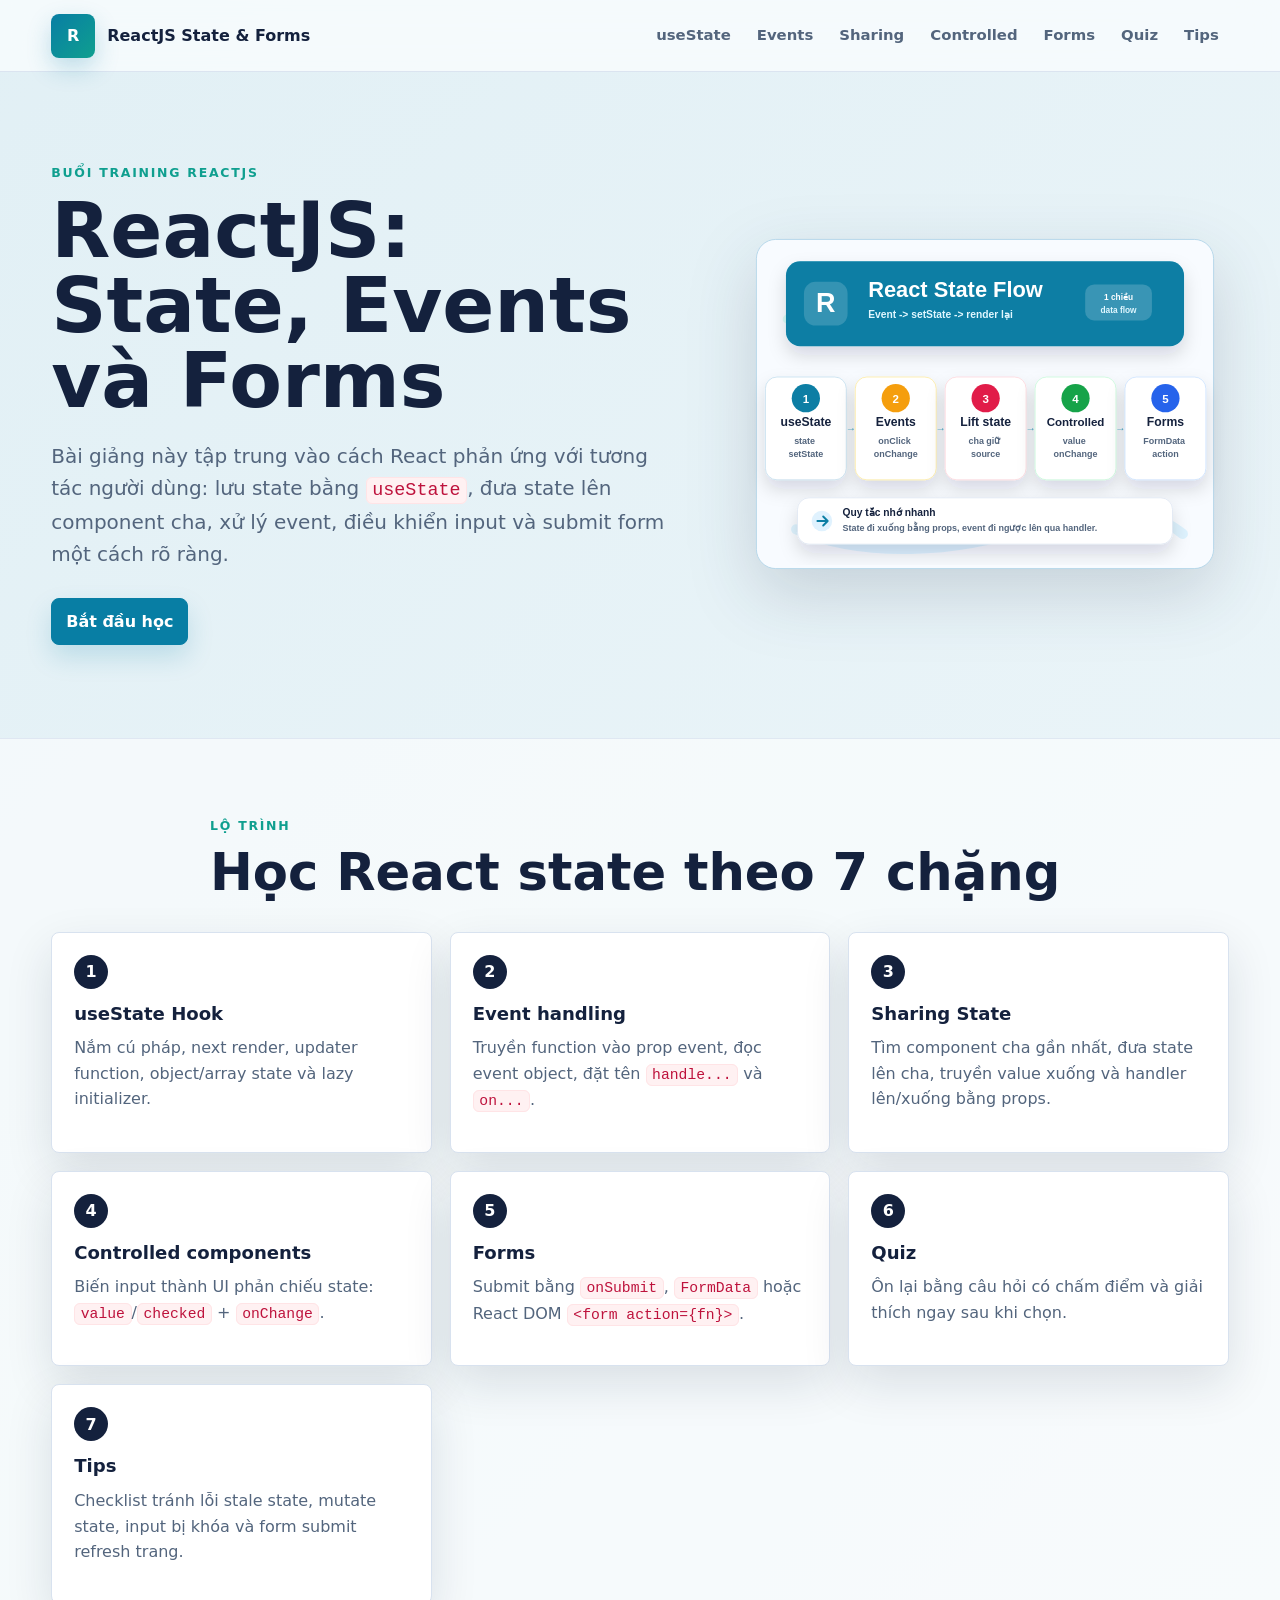
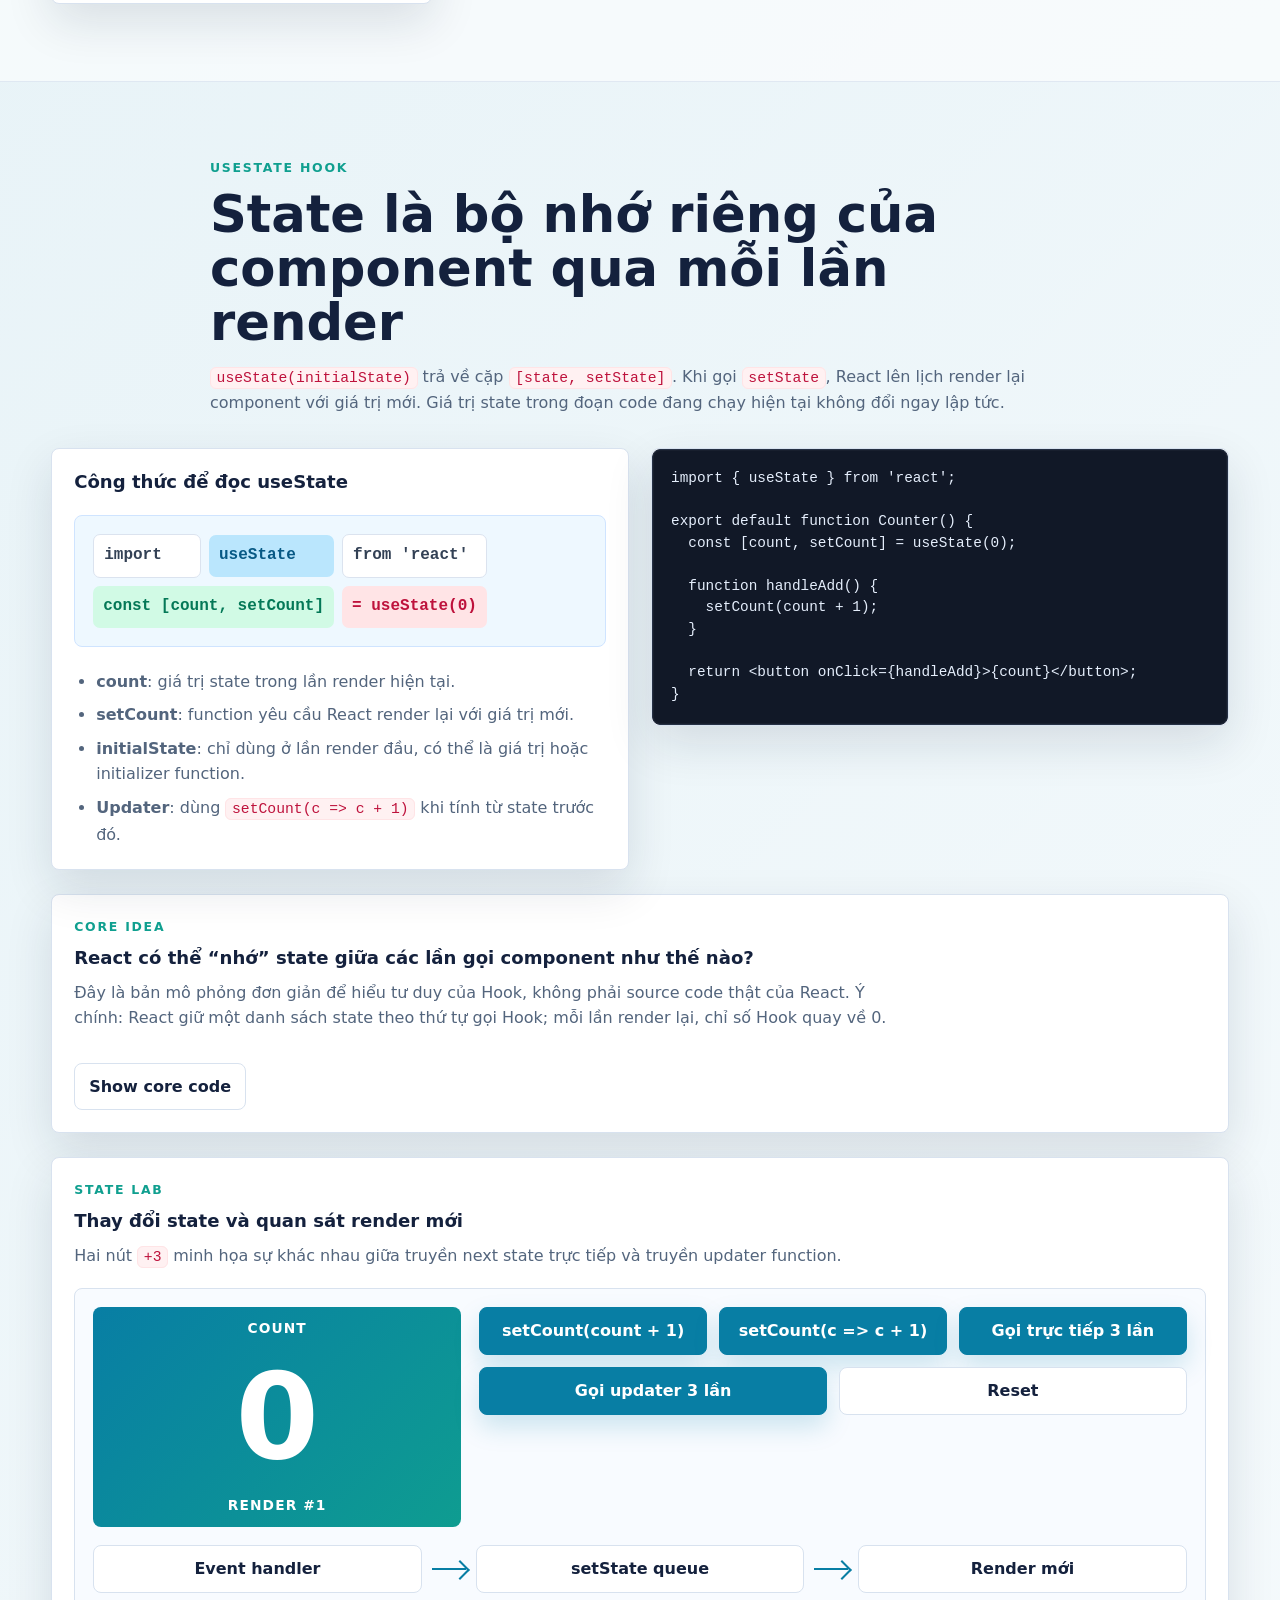
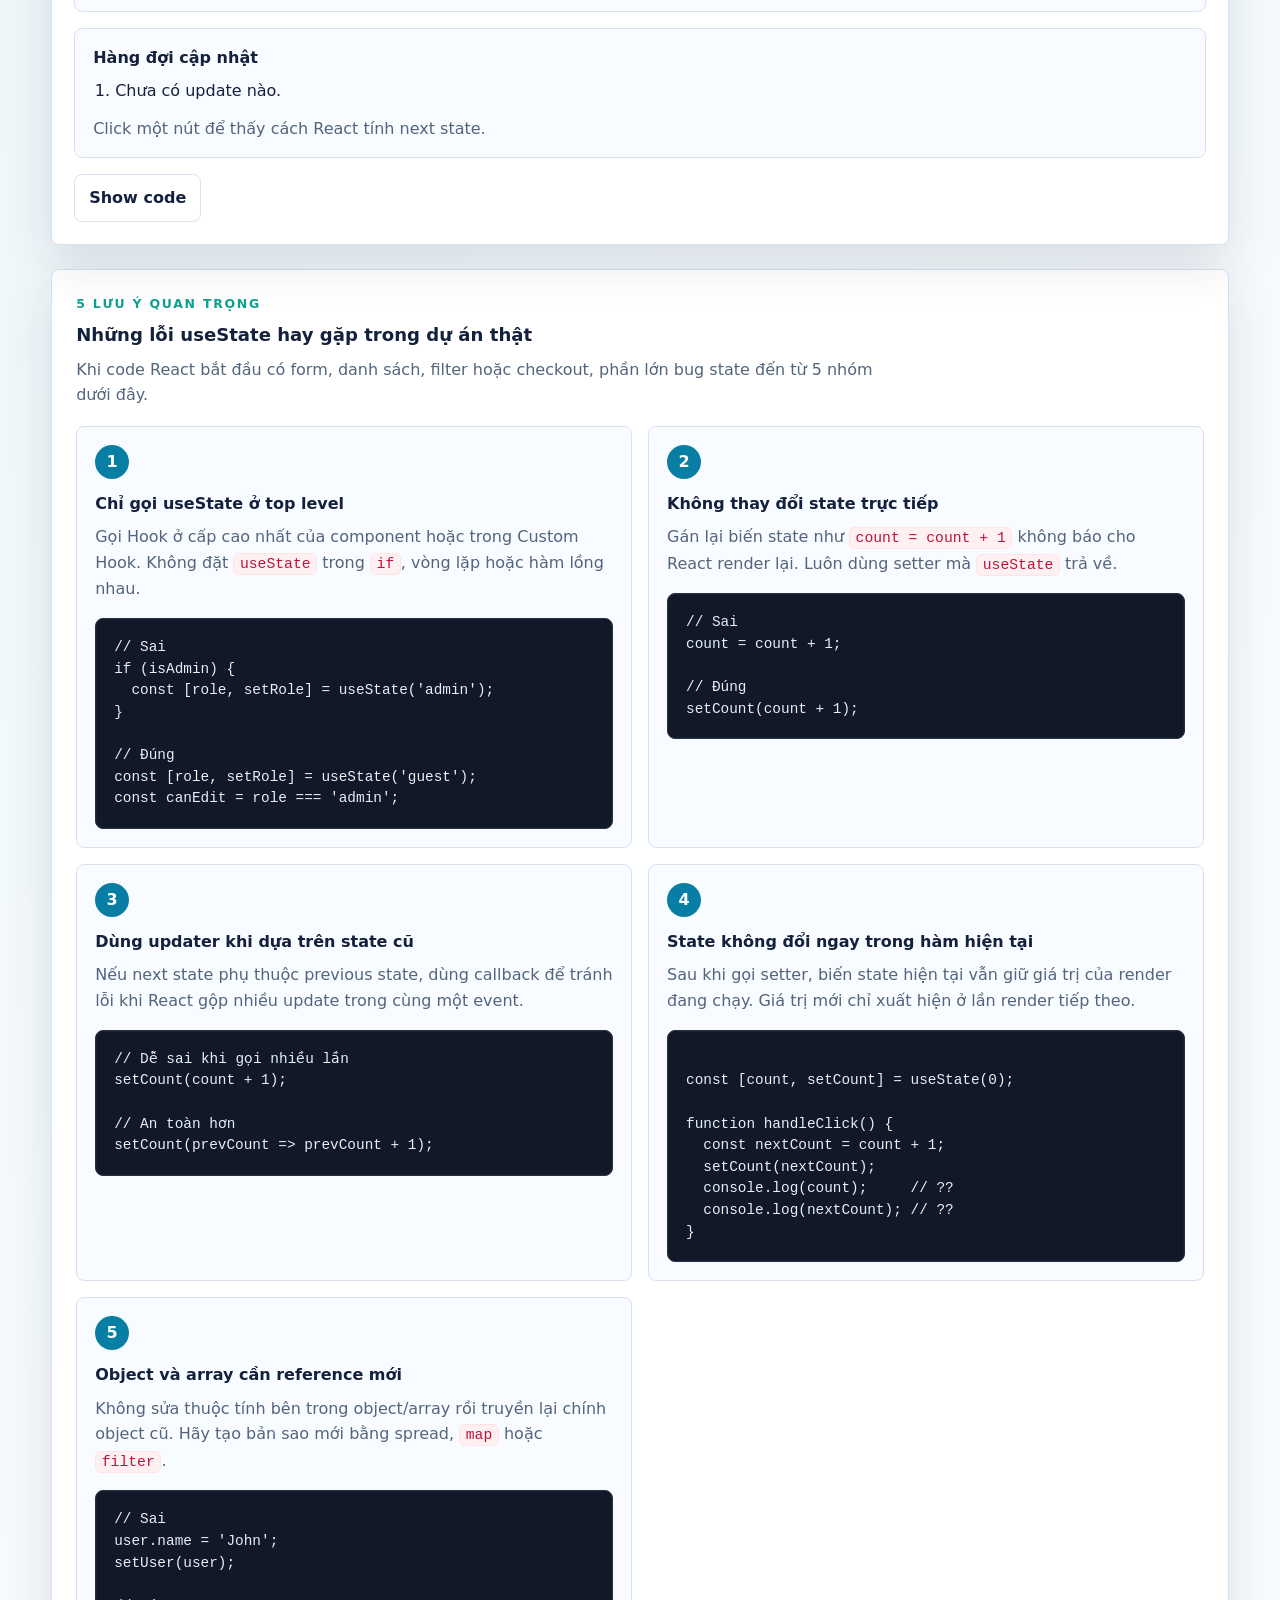
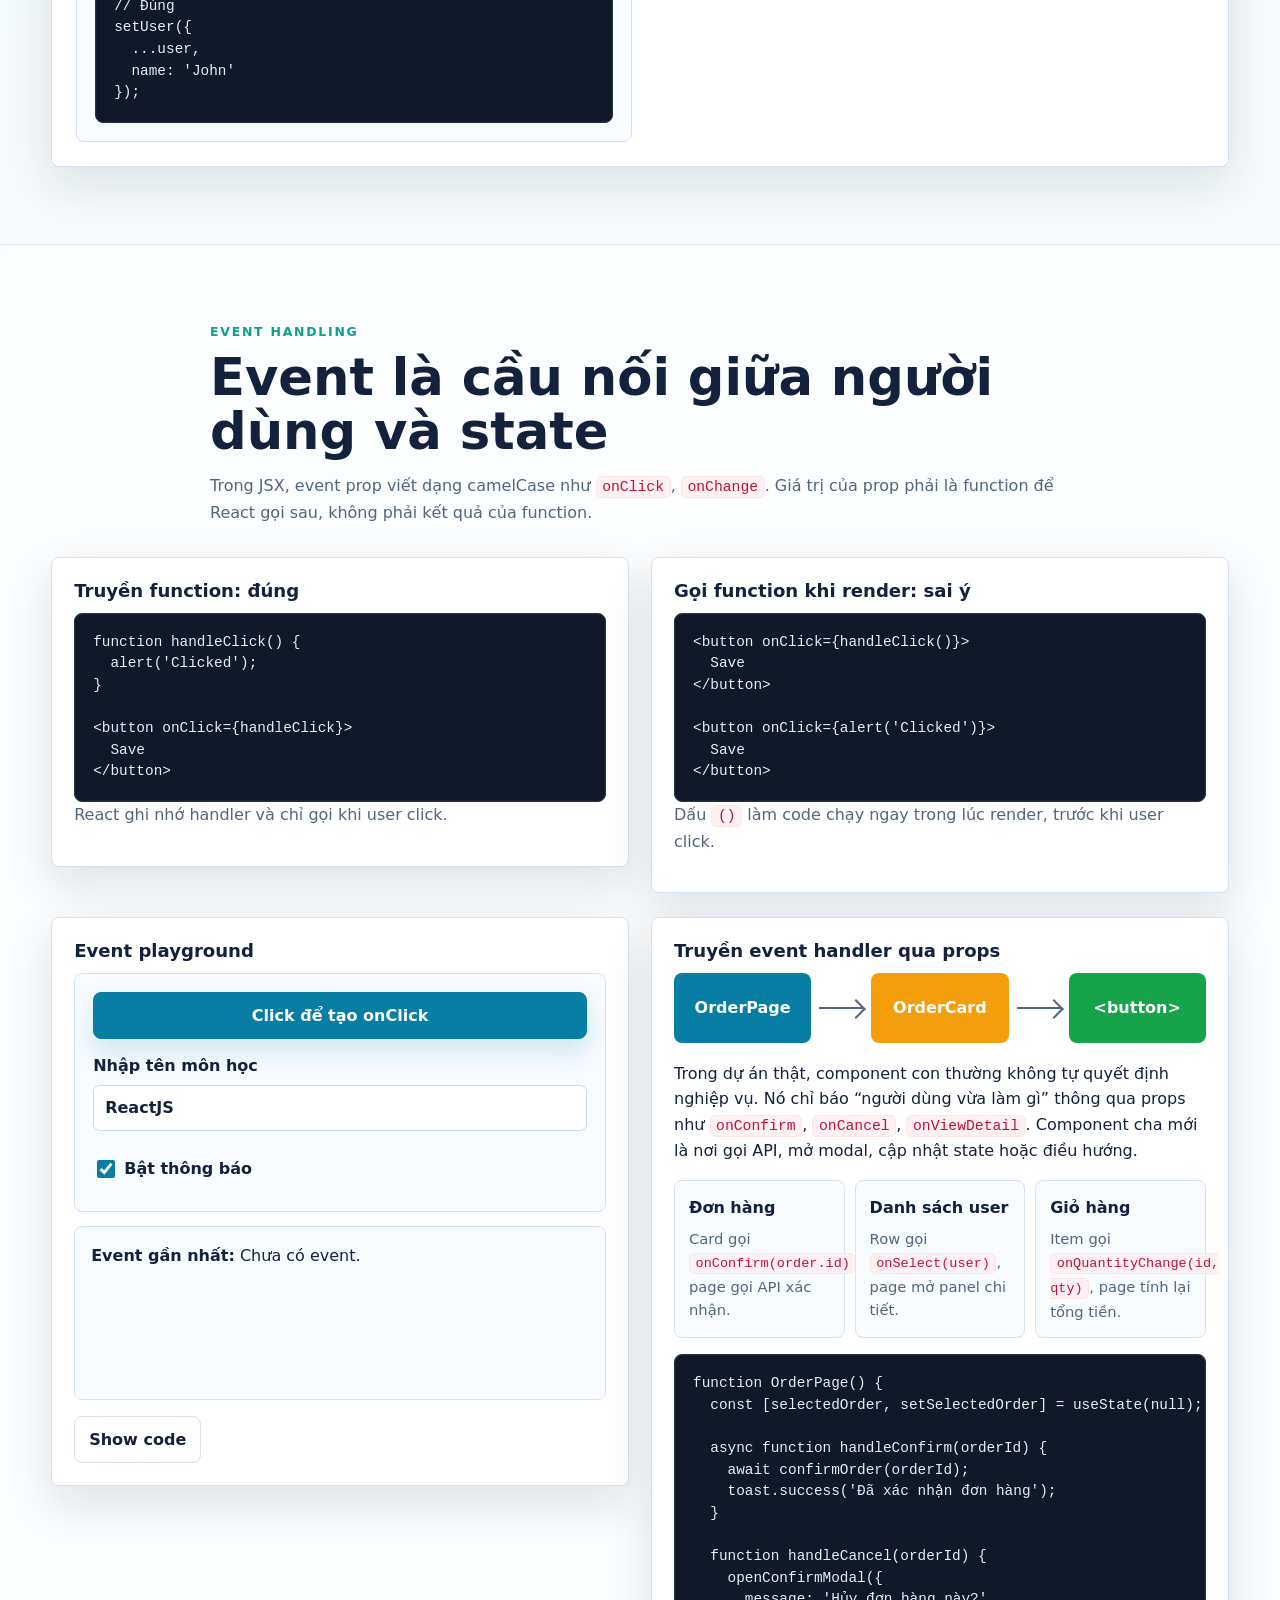
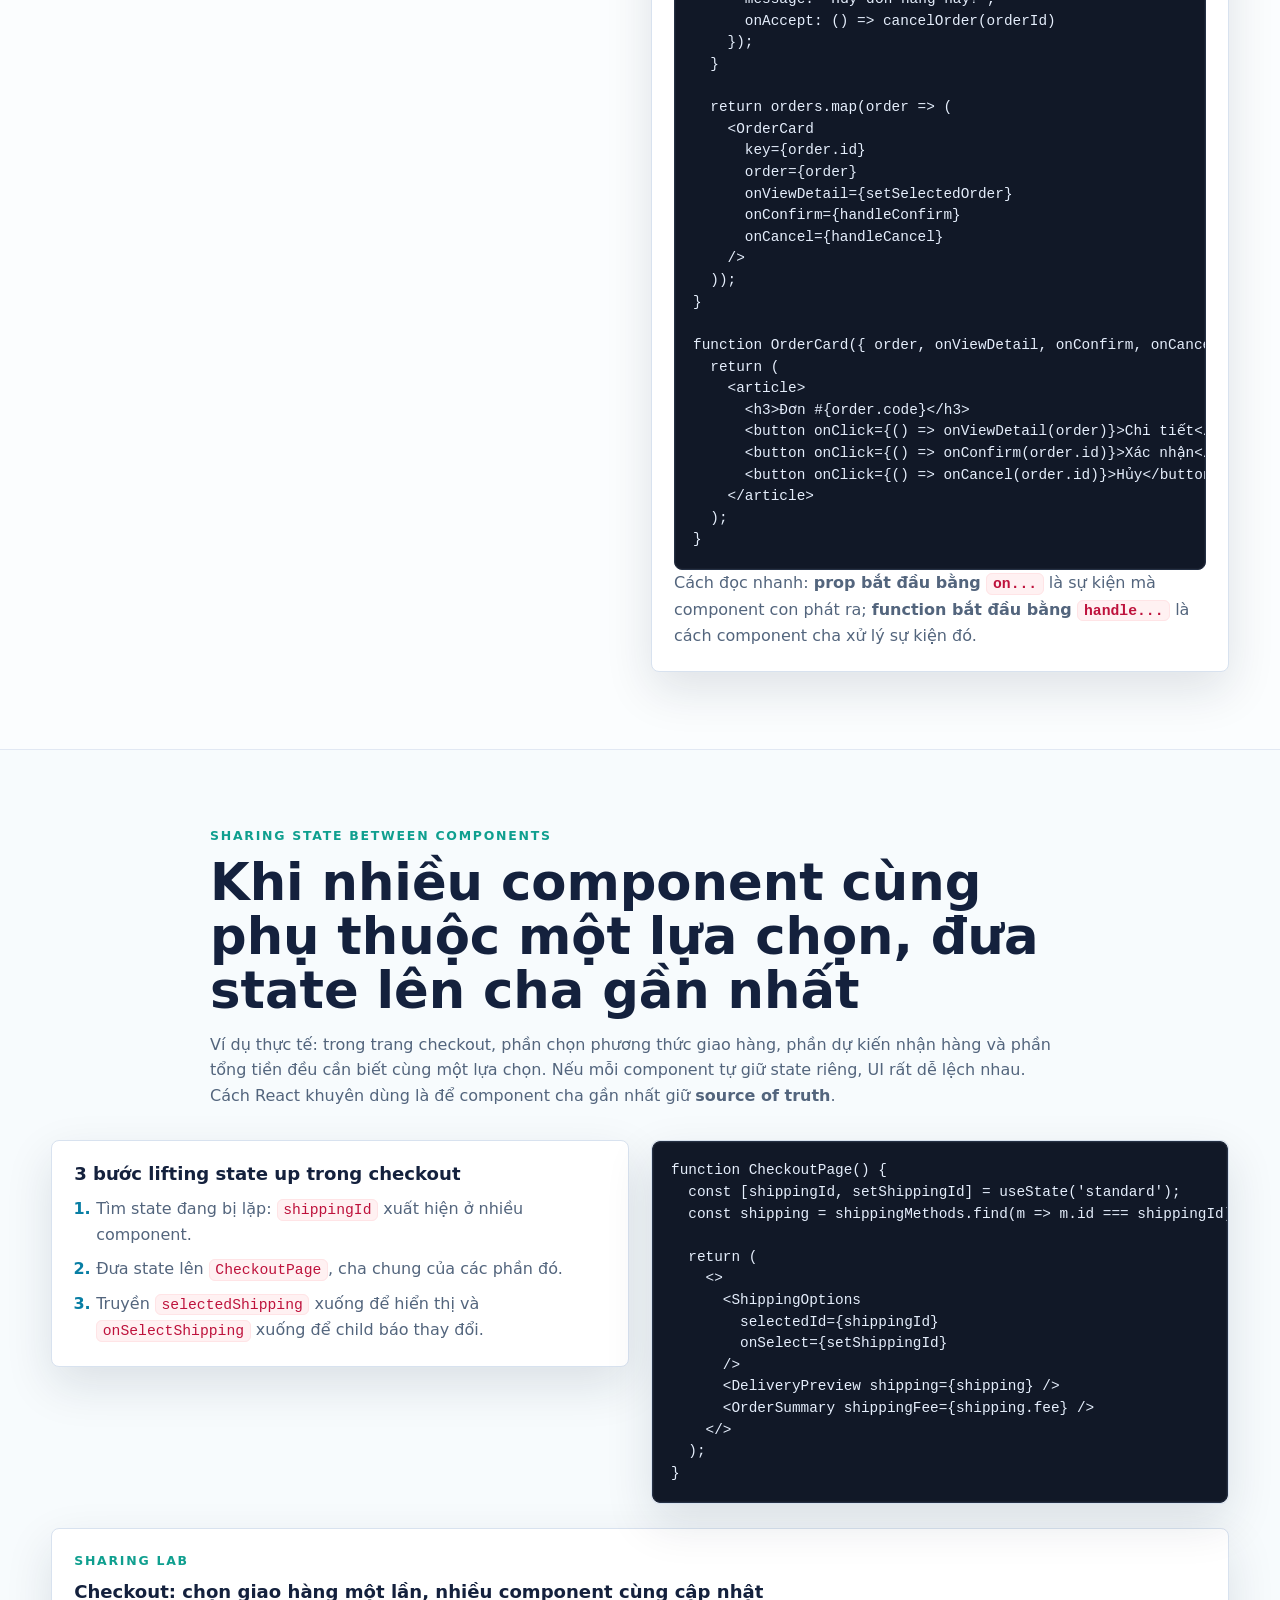
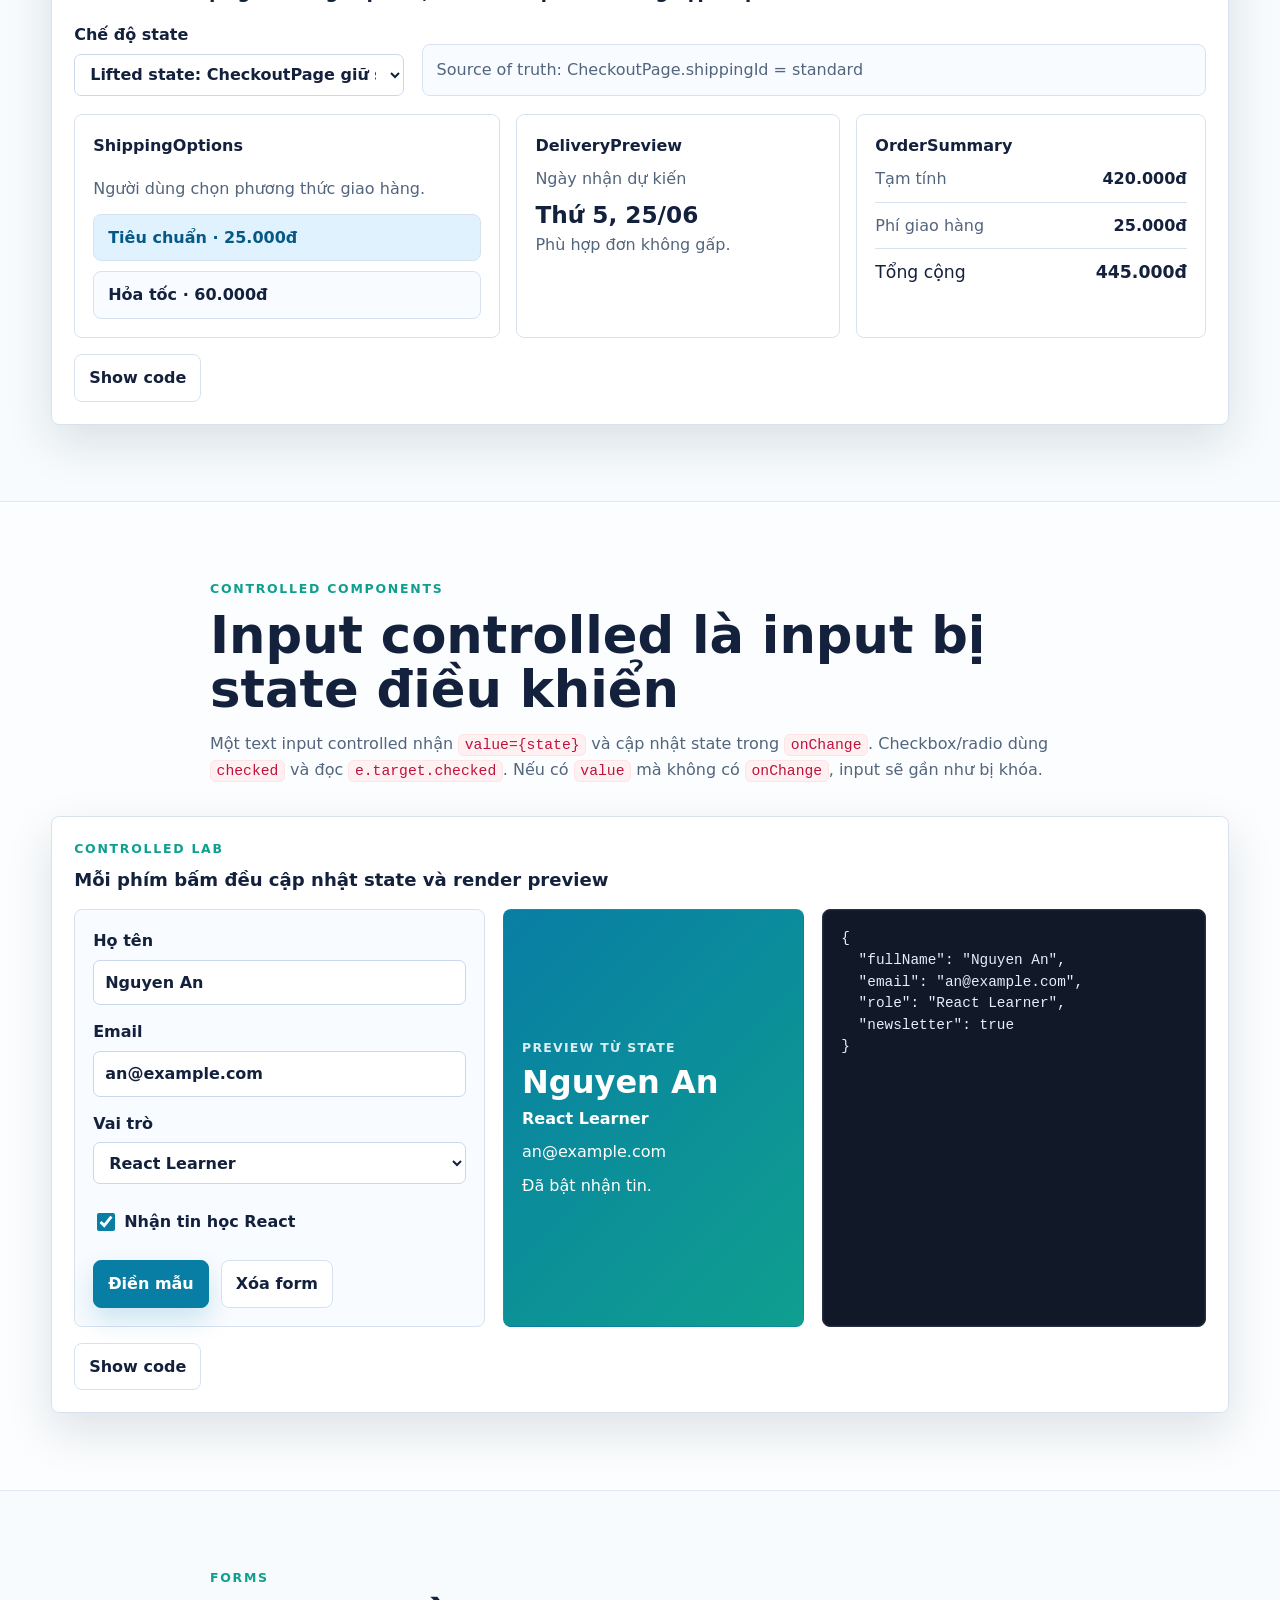
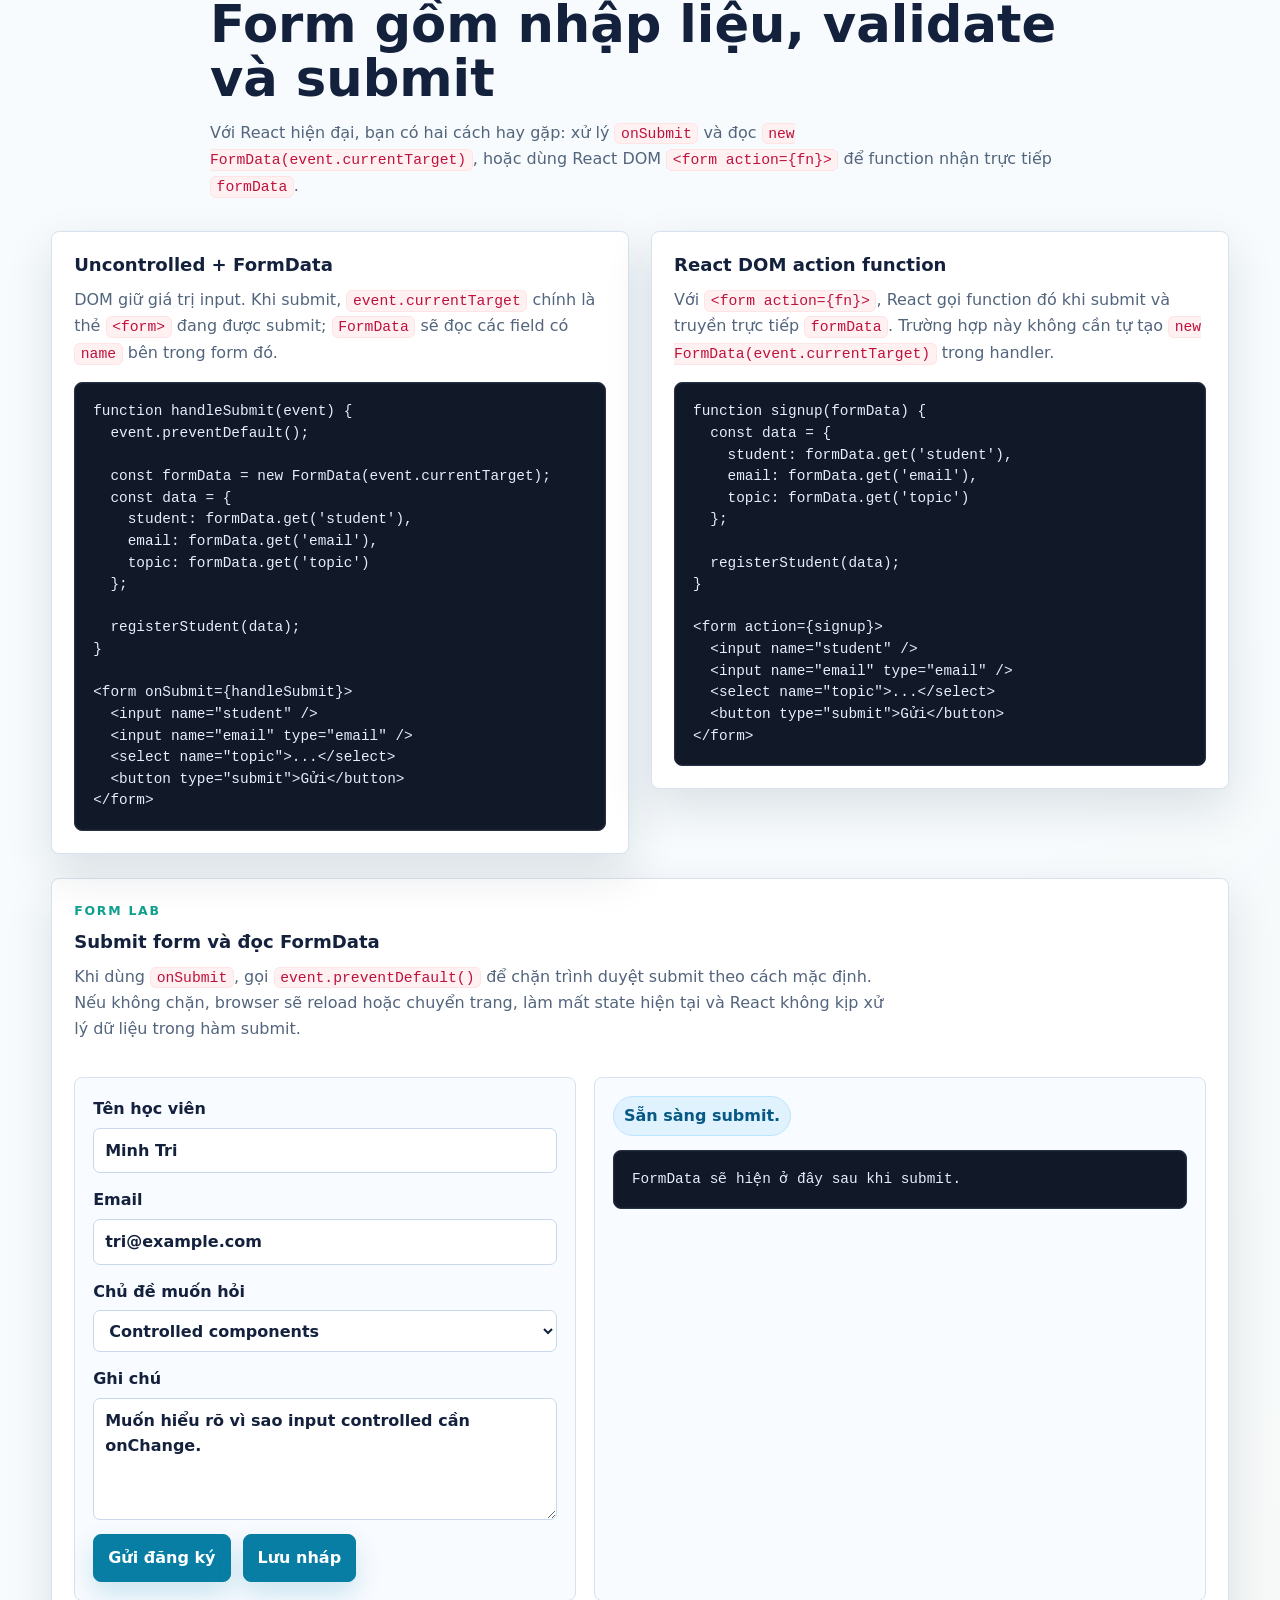
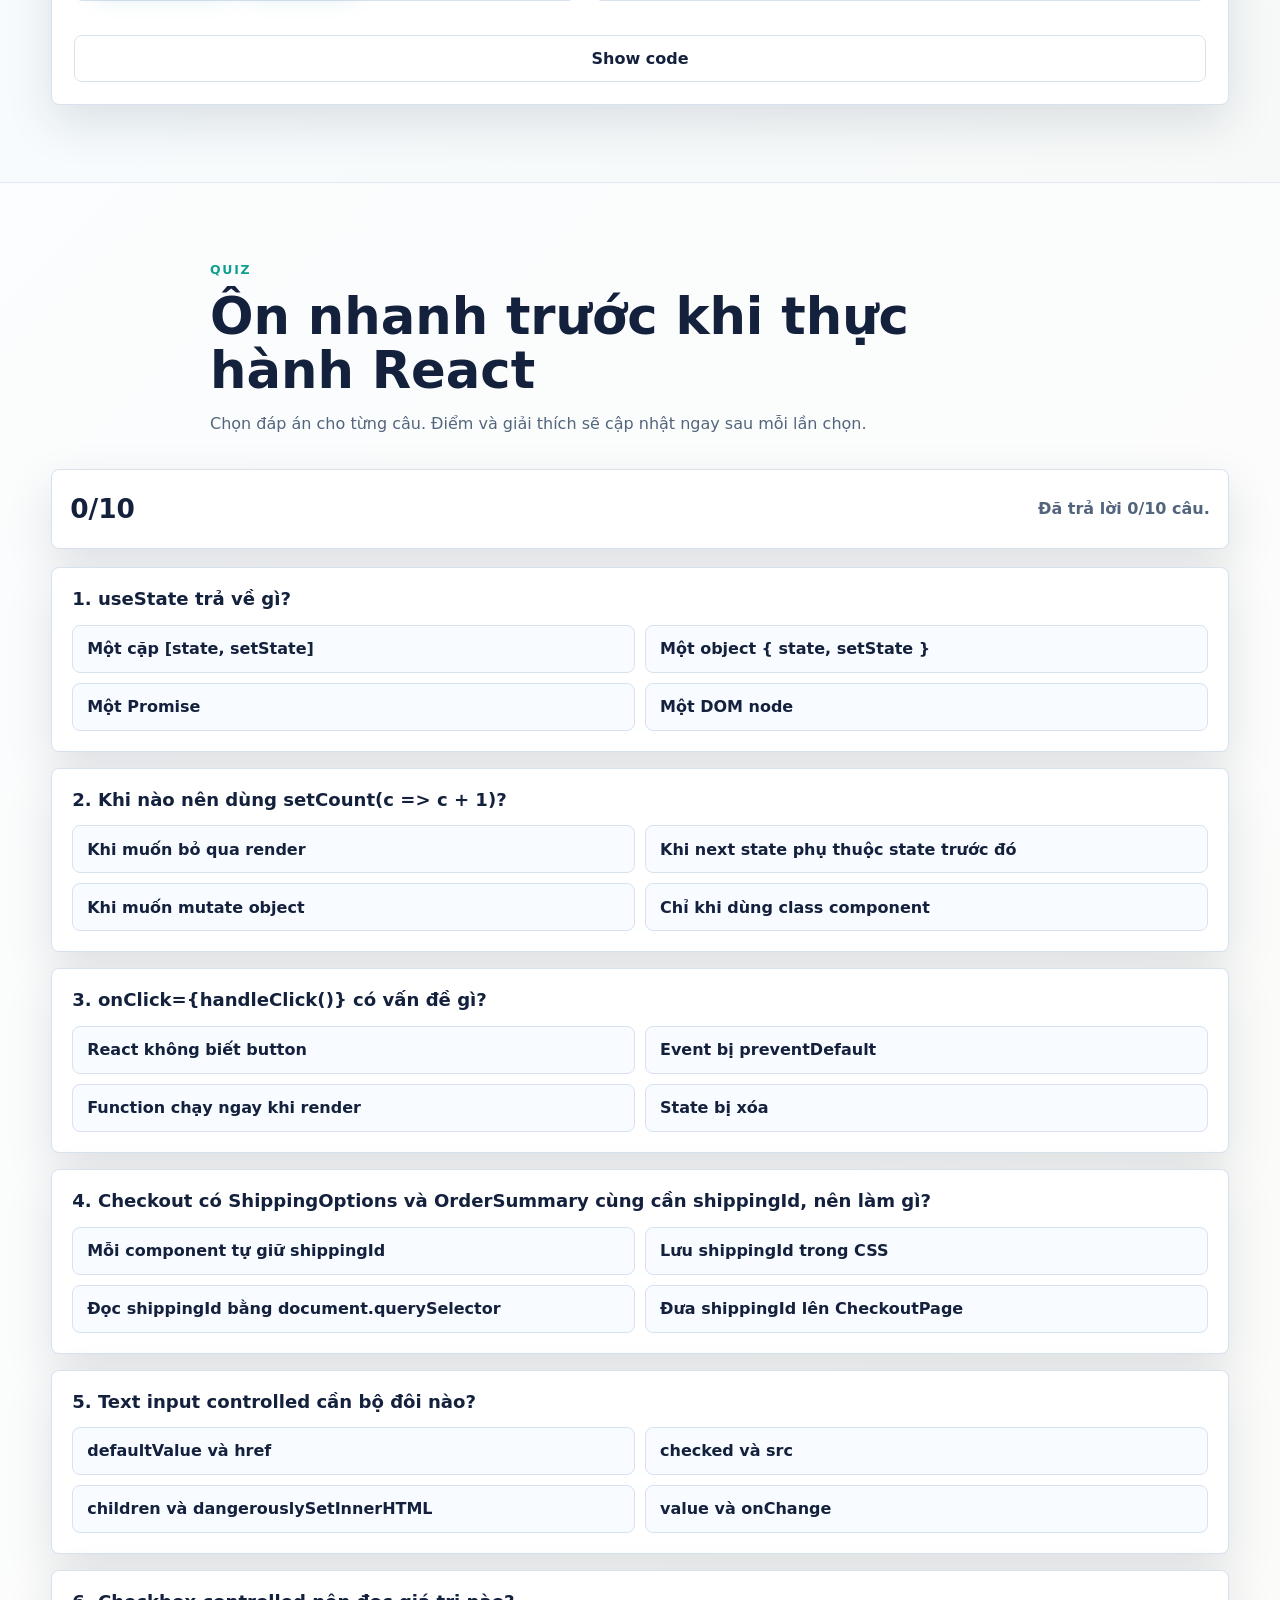
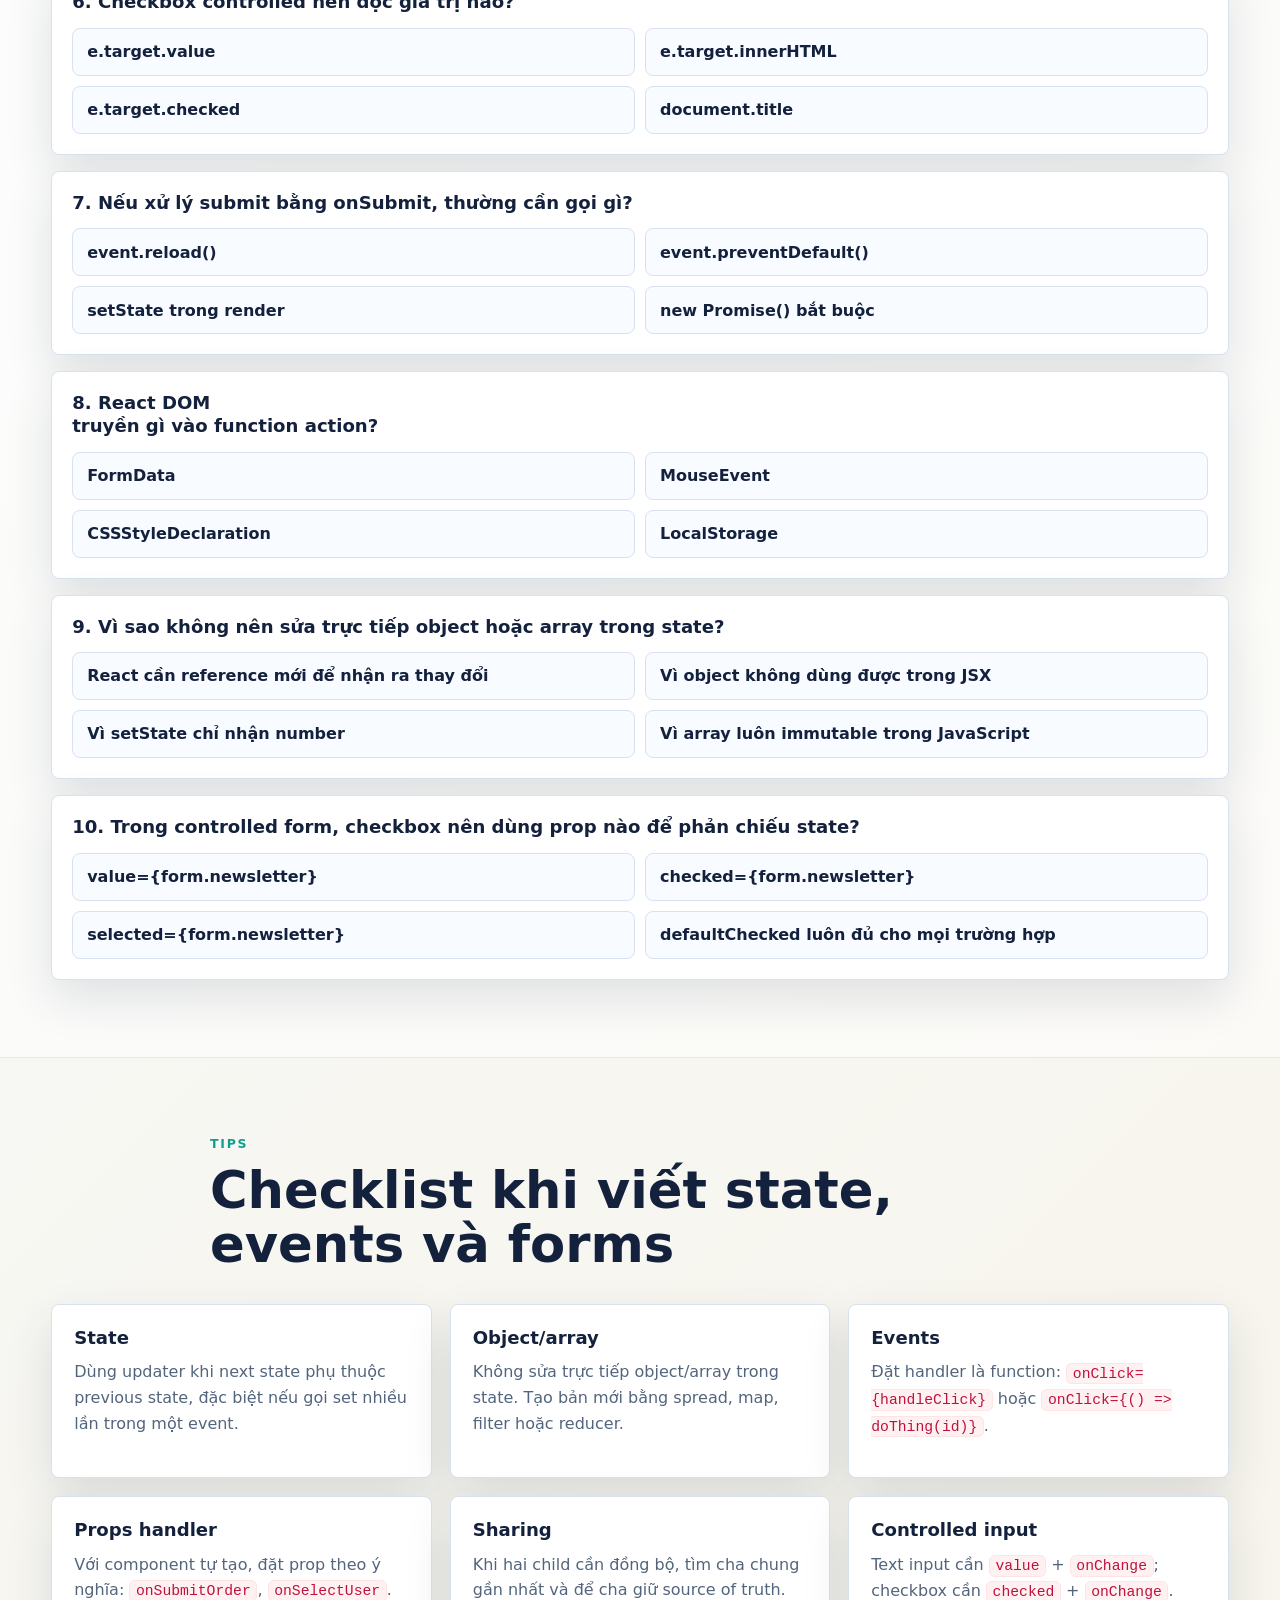
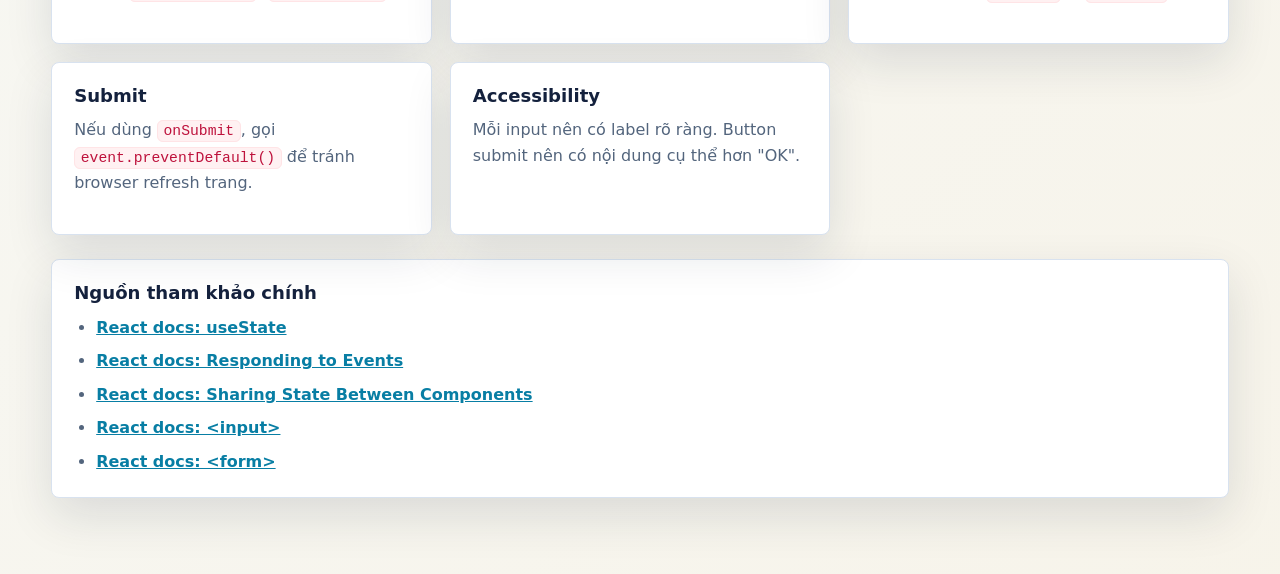
<file: ReactJS/index.html>
<!doctype html>
<html lang="vi">

<head>
  <meta charset="utf-8">
  <meta name="viewport" content="width=device-width, initial-scale=1">
  <title>ReactJS State & Forms</title>
  <link rel="icon" href="data:,">
  <link rel="stylesheet" href="./styles.css">
  <script src="./assets/main.js" defer></script>
</head>

<body>
  <header class="topbar">
    <a class="brand" href="#intro" aria-label="Về đầu bài giảng">
      <span class="brand-mark">R</span>
      <span>ReactJS State &amp; Forms</span>
    </a>
    <nav class="topnav" aria-label="Điều hướng bài giảng">
      <a href="#state">useState</a>
      <a href="#events">Events</a>
      <a href="#sharing">Sharing</a>
      <a href="#controlled">Controlled</a>
      <a href="#forms">Forms</a>
      <a href="#quiz">Quiz</a>
      <a href="#tips">Tips</a>
    </nav>
  </header>

  <main>
    <section id="intro" class="hero section">
      <div class="hero-copy">
        <p class="eyebrow">Buổi training ReactJS</p>
        <h1>ReactJS: State, Events và Forms</h1>
        <p class="lead">
          Bài giảng này tập trung vào cách React phản ứng với tương tác người dùng:
          lưu state bằng <code>useState</code>, đưa state lên component cha, xử lý event,
          điều khiển input và submit form một cách rõ ràng.
        </p>
        <div class="hero-actions" aria-label="Lối vào nhanh">
          <a class="primary-action" href="#state">Bắt đầu học</a>
        </div>
      </div>
      <figure class="hero-visual">
        <img src="./assets/react-state-map.svg" alt="Sơ đồ React UI loop gồm useState, Events, Share state và Forms">
      </figure>
    </section>

    <section id="learning-path" class="section band">
      <div class="section-heading">
        <p class="eyebrow">Lộ trình</p>
        <h2>Học React state theo 7 chặng</h2>
      </div>
      <div class="path-grid">
        <article>
          <span>1</span>
          <h3>useState Hook</h3>
          <p>Nắm cú pháp, next render, updater function, object/array state và lazy initializer.</p>
        </article>
        <article>
          <span>2</span>
          <h3>Event handling</h3>
          <p>Truyền function vào prop event, đọc event object, đặt tên <code>handle...</code> và <code>on...</code>.</p>
        </article>
        <article>
          <span>3</span>
          <h3>Sharing State</h3>
          <p>Tìm component cha gần nhất, đưa state lên cha, truyền value xuống và handler lên/xuống bằng props.</p>
        </article>
        <article>
          <span>4</span>
          <h3>Controlled components</h3>
          <p>Biến input thành UI phản chiếu state: <code>value</code>/<code>checked</code> + <code>onChange</code>.</p>
        </article>
        <article>
          <span>5</span>
          <h3>Forms</h3>
          <p>Submit bằng <code>onSubmit</code>, <code>FormData</code> hoặc React DOM
            <code>&lt;form action={fn}&gt;</code>.</p>
        </article>
        <article>
          <span>6</span>
          <h3>Quiz</h3>
          <p>Ôn lại bằng câu hỏi có chấm điểm và giải thích ngay sau khi chọn.</p>
        </article>
        <article>
          <span>7</span>
          <h3>Tips</h3>
          <p>Checklist tránh lỗi stale state, mutate state, input bị khóa và form submit refresh trang.</p>
        </article>
      </div>
    </section>

    <section id="state" class="section">
      <div class="section-heading">
        <p class="eyebrow">useState Hook</p>
        <h2>State là bộ nhớ riêng của component qua mỗi lần render</h2>
        <p>
          <code>useState(initialState)</code> trả về cặp <code>[state, setState]</code>.
          Khi gọi <code>setState</code>, React lên lịch render lại component với giá trị mới.
          Giá trị state trong đoạn code đang chạy hiện tại không đổi ngay lập tức.
        </p>
      </div>

      <div class="two-column">
        <div class="concept-panel">
          <h3>Công thức để đọc useState</h3>
          <div class="state-syntax" aria-label="Cú pháp useState">
            <span class="token import-token">import</span>
            <span class="token hook-token">useState</span>
            <span class="token from-token">from 'react'</span>
            <span class="token state-token">const [count, setCount]</span>
            <span class="token init-token">= useState(0)</span>
          </div>
          <ul class="plain-list">
            <li><strong>count</strong>: giá trị state trong lần render hiện tại.</li>
            <li><strong>setCount</strong>: function yêu cầu React render lại với giá trị mới.</li>
            <li><strong>initialState</strong>: chỉ dùng ở lần render đầu, có thể là giá trị hoặc initializer function.
            </li>
            <li><strong>Updater</strong>: dùng <code>setCount(c =&gt; c + 1)</code> khi tính từ state trước đó.</li>
          </ul>
        </div>
        <div class="code-panel">
          <pre><code>import { useState } from 'react';

export default function Counter() {
  const [count, setCount] = useState(0);

  function handleAdd() {
    setCount(count + 1);
  }

  return &lt;button onClick={handleAdd}&gt;{count}&lt;/button&gt;;
}</code></pre>
        </div>
      </div>

      <div class="demo-panel use-state-core">
        <div class="lab-heading compact">
          <p class="eyebrow">Core idea</p>
          <h3>React có thể “nhớ” state giữa các lần gọi component như thế nào?</h3>
          <p>
            Đây là bản mô phỏng đơn giản để hiểu tư duy của Hook, không phải source code thật của React.
            Ý chính: React giữ một danh sách state theo thứ tự gọi Hook; mỗi lần render lại, chỉ số Hook quay về 0.
          </p>
        </div>
        <button class="code-toggle" type="button" aria-expanded="false" aria-controls="code-use-state-core"
          data-code-toggle>Show core code</button>
        <pre class="demo-code" id="code-use-state-core" hidden><code>// Mô phỏng cực giản ý tưởng phía sau useState
let hookStates = [];
let hookIndex = 0;

function useState(initialState) {
  const currentIndex = hookIndex;

  if (hookStates[currentIndex] === undefined) {
    hookStates[currentIndex] =
      typeof initialState === 'function'
        ? initialState()
        : initialState;
  }

  function setState(nextState) {
    const currentState = hookStates[currentIndex];

    hookStates[currentIndex] =
      typeof nextState === 'function'
        ? nextState(currentState)
        : nextState;

    render();
  }

  hookIndex += 1;
  return [hookStates[currentIndex], setState];
}

function render() {
  hookIndex = 0;
  App();
}

function App() {
  const [count, setCount] = useState(0);
  const [name, setName] = useState('React');

  console.log({ count, name });
}</code></pre>
      </div>

      <div class="interactive-grid single-row">
        <article class="demo-panel state-lab" data-demo="stateCounter">
          <div class="lab-heading compact">
            <p class="eyebrow">State lab</p>
            <h3>Thay đổi state và quan sát render mới</h3>
            <p>
              Hai nút <code>+3</code> minh họa sự khác nhau giữa truyền next state trực tiếp
              và truyền updater function.
            </p>
          </div>
          <div class="state-stage">
            <div class="counter-display">
              <span>count</span>
              <strong data-state-count>0</strong>
              <em>render #<b data-state-render>1</b></em>
            </div>
            <div class="state-actions" aria-label="Các hành động cập nhật state">
              <button type="button" data-state-action="directOne">setCount(count + 1)</button>
              <button type="button" data-state-action="updaterOne">setCount(c =&gt; c + 1)</button>
              <button type="button" data-state-action="directThree">Gọi trực tiếp 3 lần</button>
              <button type="button" data-state-action="updaterThree">Gọi updater 3 lần</button>
              <button class="ghost-button" type="button" data-state-action="reset">Reset</button>
            </div>
            <div class="render-flow" aria-label="Vòng đời cập nhật state">
              <span>Event handler</span>
              <i></i>
              <span>setState queue</span>
              <i></i>
              <span>Render mới</span>
            </div>
          </div>
          <div class="state-result">
            <h4>Hàng đợi cập nhật</h4>
            <ol data-state-queue>
              <li>Chưa có update nào.</li>
            </ol>
            <p data-state-note>Click một nút để thấy cách React tính next state.</p>
          </div>
          <button class="code-toggle" type="button" aria-expanded="false" aria-controls="code-state"
            data-code-toggle>Show code</button>
          <pre class="demo-code" id="code-state" hidden><code data-live-code></code></pre>
        </article>
      </div>

      <div class="state-principles">
        <div class="lab-heading compact">
          <p class="eyebrow">5 lưu ý quan trọng</p>
          <h3>Những lỗi useState hay gặp trong dự án thật</h3>
          <p>
            Khi code React bắt đầu có form, danh sách, filter hoặc checkout, phần lớn bug state
            đến từ 5 nhóm dưới đây.
          </p>
        </div>

        <div class="principle-grid">
          <article>
            <span class="principle-number">1</span>
            <h4>Chỉ gọi useState ở top level</h4>
            <p>
              Gọi Hook ở cấp cao nhất của component hoặc trong Custom Hook. Không đặt
              <code>useState</code> trong <code>if</code>, vòng lặp hoặc hàm lồng nhau.
            </p>
            <pre><code>// Sai
if (isAdmin) {
  const [role, setRole] = useState('admin');
}

// Đúng
const [role, setRole] = useState('guest');
const canEdit = role === 'admin';</code></pre>
          </article>

          <article>
            <span class="principle-number">2</span>
            <h4>Không thay đổi state trực tiếp</h4>
            <p>
              Gán lại biến state như <code>count = count + 1</code> không báo cho React render lại.
              Luôn dùng setter mà <code>useState</code> trả về.
            </p>
            <pre><code>// Sai
count = count + 1;

// Đúng
setCount(count + 1);</code></pre>
          </article>

          <article>
            <span class="principle-number">3</span>
            <h4>Dùng updater khi dựa trên state cũ</h4>
            <p>
              Nếu next state phụ thuộc previous state, dùng callback để tránh lỗi khi React
              gộp nhiều update trong cùng một event.
            </p>
            <pre><code>// Dễ sai khi gọi nhiều lần
setCount(count + 1);

// An toàn hơn
setCount(prevCount =&gt; prevCount + 1);</code></pre>
          </article>

          <article>
            <span class="principle-number">4</span>
            <h4>State không đổi ngay trong hàm hiện tại</h4>
            <p>
              Sau khi gọi setter, biến state hiện tại vẫn giữ giá trị của render đang chạy.
              Giá trị mới chỉ xuất hiện ở lần render tiếp theo.
            </p>
            <pre><code>
const [count, setCount] = useState(0);

function handleClick() {
  const nextCount = count + 1;
  setCount(nextCount);
  console.log(count);     // ??
  console.log(nextCount); // ??
}</code></pre>
          </article>

          <article>
            <span class="principle-number">5</span>
            <h4>Object và array cần reference mới</h4>
            <p>
              Không sửa thuộc tính bên trong object/array rồi truyền lại chính object cũ.
              Hãy tạo bản sao mới bằng spread, <code>map</code> hoặc <code>filter</code>.
            </p>
            <pre><code>// Sai
user.name = 'John';
setUser(user);

// Đúng
setUser({
  ...user,
  name: 'John'
});</code></pre>
          </article>
        </div>
      </div>

    </section>

    <section id="events" class="section band">
      <div class="section-heading">
        <p class="eyebrow">Event handling</p>
        <h2>Event là cầu nối giữa người dùng và state</h2>
        <p>
          Trong JSX, event prop viết dạng camelCase như <code>onClick</code>, <code>onChange</code>.
          Giá trị của prop phải là function để React gọi sau, không phải kết quả của function.
        </p>
      </div>

      <div class="comparison">
        <article>
          <h3>Truyền function: đúng</h3>
          <pre><code>function handleClick() {
  alert('Clicked');
}

&lt;button onClick={handleClick}&gt;
  Save
&lt;/button&gt;</code></pre>
          <p>React ghi nhớ handler và chỉ gọi khi user click.</p>
        </article>
        <article>
          <h3>Gọi function khi render: sai ý</h3>
          <pre><code>&lt;button onClick={handleClick()}&gt;
  Save
&lt;/button&gt;

&lt;button onClick={alert('Clicked')}&gt;
  Save
&lt;/button&gt;</code></pre>
          <p>Dấu <code>()</code> làm code chạy ngay trong lúc render, trước khi user click.</p>
        </article>
      </div>

      <div class="interactive-grid">
        <article class="demo-panel event-lab" data-demo="eventLab">
          <h3>Event playground</h3>
          <div class="event-stage">
            <button type="button" data-event-source="button">Click để tạo onClick</button>
            <label>Nhập tên môn học
              <input type="text" value="ReactJS" data-event-source="input">
            </label>
            <label class="check-control"><input type="checkbox" checked data-event-source="checkbox"> Bật thông
              báo</label>
          </div>
          <div class="event-readout">
            <p><strong>Event gần nhất:</strong> <span data-event-current>Chưa có event.</span></p>
            <ol data-event-log></ol>
          </div>
          <button class="code-toggle" type="button" aria-expanded="false" aria-controls="code-event"
            data-code-toggle>Show code</button>
          <pre class="demo-code" id="code-event" hidden><code data-live-code></code></pre>
        </article>

        <article class="demo-panel event-props-lab">
          <h3>Truyền event handler qua props</h3>
          <div class="prop-flow">
            <div class="node parent">OrderPage</div>
            <div class="edge"></div>
            <div class="node child">OrderCard</div>
            <div class="edge"></div>
            <div class="node dom">&lt;button&gt;</div>
          </div>
          <p>
            Trong dự án thật, component con thường không tự quyết định nghiệp vụ.
            Nó chỉ báo “người dùng vừa làm gì” thông qua props như
            <code>onConfirm</code>, <code>onCancel</code>, <code>onViewDetail</code>.
            Component cha mới là nơi gọi API, mở modal, cập nhật state hoặc điều hướng.
          </p>
          <div class="scenario-grid" aria-label="Các tình huống thực tế khi truyền handler qua props">
            <article>
              <strong>Đơn hàng</strong>
              <span>Card gọi <code>onConfirm(order.id)</code>, page gọi API xác nhận.</span>
            </article>
            <article>
              <strong>Danh sách user</strong>
              <span>Row gọi <code>onSelect(user)</code>, page mở panel chi tiết.</span>
            </article>
            <article>
              <strong>Giỏ hàng</strong>
              <span>Item gọi <code>onQuantityChange(id, qty)</code>, page tính lại tổng tiền.</span>
            </article>
          </div>
          <pre><code>function OrderPage() {
  const [selectedOrder, setSelectedOrder] = useState(null);

  async function handleConfirm(orderId) {
    await confirmOrder(orderId);
    toast.success('Đã xác nhận đơn hàng');
  }

  function handleCancel(orderId) {
    openConfirmModal({
      message: 'Hủy đơn hàng này?',
      onAccept: () =&gt; cancelOrder(orderId)
    });
  }

  return orders.map(order =&gt; (
    &lt;OrderCard
      key={order.id}
      order={order}
      onViewDetail={setSelectedOrder}
      onConfirm={handleConfirm}
      onCancel={handleCancel}
    /&gt;
  ));
}

function OrderCard({ order, onViewDetail, onConfirm, onCancel }) {
  return (
    &lt;article&gt;
      &lt;h3&gt;Đơn #{order.code}&lt;/h3&gt;
      &lt;button onClick={() =&gt; onViewDetail(order)}&gt;Chi tiết&lt;/button&gt;
      &lt;button onClick={() =&gt; onConfirm(order.id)}&gt;Xác nhận&lt;/button&gt;
      &lt;button onClick={() =&gt; onCancel(order.id)}&gt;Hủy&lt;/button&gt;
    &lt;/article&gt;
  );
}</code></pre>
          <p>
            Cách đọc nhanh: <strong>prop bắt đầu bằng <code>on...</code></strong> là sự kiện mà component con phát ra;
            <strong>function bắt đầu bằng <code>handle...</code></strong> là cách component cha xử lý sự kiện đó.
          </p>
        </article>
      </div>
    </section>

    <section id="sharing" class="section">
      <div class="section-heading">
        <p class="eyebrow">Sharing State Between Components</p>
        <h2>Khi nhiều component cùng phụ thuộc một lựa chọn, đưa state lên cha gần nhất</h2>
        <p>
          Ví dụ thực tế: trong trang checkout, phần chọn phương thức giao hàng,
          phần dự kiến nhận hàng và phần tổng tiền đều cần biết cùng một lựa chọn.
          Nếu mỗi component tự giữ state riêng, UI rất dễ lệch nhau. Cách React khuyên dùng
          là để component cha gần nhất giữ <strong>source of truth</strong>.
        </p>
      </div>

      <div class="two-column">
        <div class="concept-panel">
          <h3>3 bước lifting state up trong checkout</h3>
          <ol class="steps-list">
            <li>Tìm state đang bị lặp: <code>shippingId</code> xuất hiện ở nhiều component.</li>
            <li>Đưa state lên <code>CheckoutPage</code>, cha chung của các phần đó.</li>
            <li>Truyền <code>selectedShipping</code> xuống để hiển thị và <code>onSelectShipping</code> xuống để child
              báo thay đổi.</li>
          </ol>
        </div>
        <div class="code-panel">
          <pre><code>function CheckoutPage() {
  const [shippingId, setShippingId] = useState('standard');
  const shipping = shippingMethods.find(m =&gt; m.id === shippingId);

  return (
    &lt;&gt;
      &lt;ShippingOptions
        selectedId={shippingId}
        onSelect={setShippingId}
      /&gt;
      &lt;DeliveryPreview shipping={shipping} /&gt;
      &lt;OrderSummary shippingFee={shipping.fee} /&gt;
    &lt;/&gt;
  );
}</code></pre>
        </div>
      </div>

      <article class="demo-panel sharing-lab" data-demo="sharingLab">
        <div class="lab-heading compact">
          <p class="eyebrow">Sharing lab</p>
          <h3>Checkout: chọn giao hàng một lần, nhiều component cùng cập nhật</h3>
        </div>
        <div class="sharing-controls">
          <label class="field-control">Chế độ state
            <select data-sharing-mode>
              <option value="shared" selected>Lifted state: CheckoutPage giữ shippingId</option>
              <option value="local">Local state: mỗi phần tự giữ lựa chọn</option>
            </select>
          </label>
          <p data-sharing-source>Source of truth: <strong>CheckoutPage.shippingId = standard</strong></p>
        </div>
        <div class="checkout-sim" data-checkout-sim>
          <section class="shipping-options-sim">
            <h4>ShippingOptions</h4>
            <p>Người dùng chọn phương thức giao hàng.</p>
            <button class="is-selected" type="button" data-shipping-id="standard">Tiêu chuẩn · 25.000đ</button>
            <button type="button" data-shipping-id="express">Hỏa tốc · 60.000đ</button>
          </section>
          <section class="delivery-preview-sim">
            <h4>DeliveryPreview</h4>
            <p>Ngày nhận dự kiến</p>
            <strong data-delivery-date>Thứ 5, 25/06</strong>
            <span data-delivery-note>Phù hợp đơn không gấp.</span>
          </section>
          <section class="order-summary-sim">
            <h4>OrderSummary</h4>
            <dl>
              <div>
                <dt>Tạm tính</dt>
                <dd>420.000đ</dd>
              </div>
              <div>
                <dt>Phí giao hàng</dt>
                <dd data-shipping-fee>25.000đ</dd>
              </div>
              <div class="summary-total">
                <dt>Tổng cộng</dt>
                <dd data-order-total>445.000đ</dd>
              </div>
            </dl>
          </section>
        </div>
        <button class="code-toggle" type="button" aria-expanded="false" aria-controls="code-sharing"
          data-code-toggle>Show code</button>
        <pre class="demo-code" id="code-sharing" hidden><code data-live-code></code></pre>
      </article>
    </section>

    <section id="controlled" class="section band">
      <div class="section-heading">
        <p class="eyebrow">Controlled components</p>
        <h2>Input controlled là input bị state điều khiển</h2>
        <p>
          Một text input controlled nhận <code>value={state}</code> và cập nhật state trong
          <code>onChange</code>. Checkbox/radio dùng <code>checked</code> và đọc
          <code>e.target.checked</code>. Nếu có <code>value</code> mà không có
          <code>onChange</code>, input sẽ gần như bị khóa.
        </p>
      </div>

      <div class="interactive-grid single-row">
        <article class="demo-panel controlled-lab" data-demo="controlledLab">
          <div class="lab-heading compact">
            <p class="eyebrow">Controlled lab</p>
            <h3>Mỗi phím bấm đều cập nhật state và render preview</h3>
          </div>
          <div class="controlled-grid">
            <form class="controlled-form" aria-label="Demo controlled form">
              <label>Họ tên
                <input type="text" data-control="fullName" value="Nguyen An">
              </label>
              <label>Email
                <input type="email" data-control="email" value="an@example.com">
              </label>
              <label>Vai trò
                <select data-control="role">
                  <option>Frontend Developer</option>
                  <option selected>React Learner</option>
                  <option>Team Lead</option>
                </select>
              </label>
              <label class="check-control"><input type="checkbox" data-control="newsletter" checked> Nhận tin học
                React</label>
              <div class="button-row">
                <button type="button" data-controlled-action="sample">Điền mẫu</button>
                <button class="ghost-button" type="button" data-controlled-action="reset">Xóa form</button>
              </div>
            </form>
            <div class="profile-preview">
              <span>Preview từ state</span>
              <strong data-preview-name>Nguyen An</strong>
              <em data-preview-role>React Learner</em>
              <p data-preview-email>an@example.com</p>
              <p data-preview-newsletter>Đã bật nhận tin.</p>
            </div>
            <pre class="json-preview"><code data-controlled-json>{}</code></pre>
          </div>
          <button class="code-toggle" type="button" aria-expanded="false" aria-controls="code-controlled"
            data-code-toggle>Show code</button>
          <pre class="demo-code" id="code-controlled" hidden><code data-live-code></code></pre>
        </article>
      </div>
    </section>

    <section id="forms" class="section">
      <div class="section-heading">
        <p class="eyebrow">Forms</p>
        <h2>Form gồm nhập liệu, validate và submit</h2>
        <p>
          Với React hiện đại, bạn có hai cách hay gặp: xử lý <code>onSubmit</code>
          và đọc <code>new FormData(event.currentTarget)</code>, hoặc dùng React DOM
          <code>&lt;form action={fn}&gt;</code> để function nhận trực tiếp <code>formData</code>.
        </p>
      </div>

      <div class="comparison">
        <article>
          <h3>Uncontrolled + FormData</h3>
          <p>
            DOM giữ giá trị input. Khi submit, <code>event.currentTarget</code>
            chính là thẻ <code>&lt;form&gt;</code> đang được submit; <code>FormData</code>
            sẽ đọc các field có <code>name</code> bên trong form đó.
          </p>
          <pre><code>function handleSubmit(event) {
  event.preventDefault();

  const formData = new FormData(event.currentTarget);
  const data = {
    student: formData.get('student'),
    email: formData.get('email'),
    topic: formData.get('topic')
  };

  registerStudent(data);
}

&lt;form onSubmit={handleSubmit}&gt;
  &lt;input name="student" /&gt;
  &lt;input name="email" type="email" /&gt;
  &lt;select name="topic"&gt;...&lt;/select&gt;
  &lt;button type="submit"&gt;Gửi&lt;/button&gt;
&lt;/form&gt;</code></pre>
        </article>
        <article>
          <h3>React DOM action function</h3>
          <p>
            Với <code>&lt;form action={fn}&gt;</code>, React gọi function đó khi submit
            và truyền trực tiếp <code>formData</code>. Trường hợp này không cần tự tạo
            <code>new FormData(event.currentTarget)</code> trong handler.
          </p>
          <pre><code>function signup(formData) {
  const data = {
    student: formData.get('student'),
    email: formData.get('email'),
    topic: formData.get('topic')
  };

  registerStudent(data);
}

&lt;form action={signup}&gt;
  &lt;input name="student" /&gt;
  &lt;input name="email" type="email" /&gt;
  &lt;select name="topic"&gt;...&lt;/select&gt;
  &lt;button type="submit"&gt;Gửi&lt;/button&gt;
&lt;/form&gt;</code></pre>
        </article>
      </div>

      <article class="demo-panel form-lab" data-demo="formLab">
        <div class="lab-heading compact">
          <p class="eyebrow">Form lab</p>
          <h3>Submit form và đọc FormData</h3>
          <p>
            Khi dùng <code>onSubmit</code>, gọi <code>event.preventDefault()</code>
            để chặn trình duyệt submit theo cách mặc định. Nếu không chặn, browser sẽ
            reload hoặc chuyển trang, làm mất state hiện tại và React không kịp xử lý dữ liệu trong hàm submit.
          </p>
        </div>
        <form class="signup-form" data-training-form>
          <label>Tên học viên
            <input name="student" required value="Minh Tri">
          </label>
          <label>Email
            <input name="email" type="email" required value="tri@example.com">
          </label>
          <label>Chủ đề muốn hỏi
            <select name="topic">
              <option>useState</option>
              <option selected>Controlled components</option>
              <option>Form action</option>
            </select>
          </label>
          <label>Ghi chú
            <textarea name="note" rows="4">Muốn hiểu rõ vì sao input controlled cần onChange.</textarea>
          </label>
          <div class="button-row">
            <button type="submit" value="submit">Gửi đăng ký</button>
            <button type="submit" value="draft" formnovalidate>Lưu nháp</button>
          </div>
        </form>
        <div class="submit-result">
          <span data-form-status>Sẵn sàng submit.</span>
          <pre><code data-form-output>FormData sẽ hiện ở đây sau khi submit.</code></pre>
        </div>
        <button class="code-toggle" type="button" aria-expanded="false" aria-controls="code-form" data-code-toggle>Show
          code</button>
        <pre class="demo-code" id="code-form" hidden><code data-live-code></code></pre>
      </article>
    </section>

    <section id="quiz" class="section band">
      <div class="section-heading">
        <p class="eyebrow">Quiz</p>
        <h2>Ôn nhanh trước khi thực hành React</h2>
        <p>Chọn đáp án cho từng câu. Điểm và giải thích sẽ cập nhật ngay sau mỗi lần chọn.</p>
      </div>
      <div class="quiz-shell" data-quiz>
        <div class="quiz-score">
          <strong data-quiz-score>0/0</strong>
          <span data-quiz-message>Bắt đầu bằng câu hỏi đầu tiên.</span>
        </div>
        <div class="quiz-list" data-quiz-list></div>
      </div>
    </section>

    <section id="tips" class="section">
      <div class="section-heading">
        <p class="eyebrow">Tips</p>
        <h2>Checklist khi viết state, events và forms</h2>
      </div>
      <div class="tips-grid">
        <article>
          <h3>State</h3>
          <p>Dùng updater khi next state phụ thuộc previous state, đặc biệt nếu gọi set nhiều lần trong một event.</p>
        </article>
        <article>
          <h3>Object/array</h3>
          <p>Không sửa trực tiếp object/array trong state. Tạo bản mới bằng spread, map, filter hoặc reducer.</p>
        </article>
        <article>
          <h3>Events</h3>
          <p>Đặt handler là function: <code>onClick={handleClick}</code> hoặc
            <code>onClick={() =&gt; doThing(id)}</code>.</p>
        </article>
        <article>
          <h3>Props handler</h3>
          <p>Với component tự tạo, đặt prop theo ý nghĩa: <code>onSubmitOrder</code>, <code>onSelectUser</code>.</p>
        </article>
        <article>
          <h3>Sharing</h3>
          <p>Khi hai child cần đồng bộ, tìm cha chung gần nhất và để cha giữ source of truth.</p>
        </article>
        <article>
          <h3>Controlled input</h3>
          <p>Text input cần <code>value</code> + <code>onChange</code>; checkbox cần <code>checked</code> +
            <code>onChange</code>.</p>
        </article>
        <article>
          <h3>Submit</h3>
          <p>Nếu dùng <code>onSubmit</code>, gọi <code>event.preventDefault()</code> để tránh browser refresh trang.</p>
        </article>
        <article>
          <h3>Accessibility</h3>
          <p>Mỗi input nên có label rõ ràng. Button submit nên có nội dung cụ thể hơn "OK".</p>
        </article>
      </div>

      <div class="sources">
        <h3>Nguồn tham khảo chính</h3>
        <ul>
          <li><a href="https://react.dev/reference/react/useState">React docs: useState</a></li>
          <li><a href="https://react.dev/learn/responding-to-events">React docs: Responding to Events</a></li>
          <li><a href="https://react.dev/learn/sharing-state-between-components">React docs: Sharing State Between
              Components</a></li>
          <li><a href="https://react.dev/reference/react-dom/components/input">React docs: &lt;input&gt;</a></li>
          <li><a href="https://react.dev/reference/react-dom/components/form">React docs: &lt;form&gt;</a></li>
        </ul>
      </div>
    </section>
  </main>
</body>

</html>
</file>
<file: CSS/styles.css>
:root {
  --ink: #14213d;
  --muted: #53657d;
  --line: #d8e2ef;
  --paper: #f8fbff;
  --surface: #ffffff;
  --blue: #2563eb;
  --teal: #0f9f8f;
  --rose: #e11d48;
  --amber: #f59e0b;
  --green: #16a34a;
  --shadow: 0 18px 50px rgba(20, 33, 61, 0.12);
}

* {
  box-sizing: border-box;
}

html {
  scroll-behavior: smooth;
}

body {
  margin: 0;
  color: var(--ink);
  background:
    linear-gradient(135deg, rgba(37, 99, 235, 0.08), transparent 34%),
    linear-gradient(315deg, rgba(15, 159, 143, 0.08), transparent 30%),
    var(--paper);
  font-family: Inter, ui-sans-serif, system-ui, -apple-system, BlinkMacSystemFont, "Segoe UI", sans-serif;
  line-height: 1.6;
}

a {
  color: inherit;
}

code {
  color: #be123c;
  background: #fff1f2;
  border: 1px solid #ffe4e6;
  border-radius: 6px;
  padding: 0.12rem 0.35rem;
  font-family: "SFMono-Regular", Consolas, "Liberation Mono", monospace;
  font-size: 0.92em;
}

pre {
  margin: 0;
  max-width: 100%;
  overflow: auto;
  color: #e5eefc;
  background: #111827;
  border: 1px solid #253044;
  border-radius: 8px;
  padding: 18px;
  line-height: 1.5;
  box-shadow: inset 0 0 0 1px rgba(255, 255, 255, 0.03);
}

pre code {
  color: inherit;
  background: transparent;
  border: 0;
  padding: 0;
  font-size: 0.9rem;
}

.topbar {
  position: sticky;
  top: 0;
  z-index: 10;
  display: flex;
  align-items: center;
  justify-content: space-between;
  gap: 24px;
  min-height: 72px;
  padding: 12px clamp(18px, 4vw, 54px);
  background: rgba(248, 251, 255, 0.9);
  border-bottom: 1px solid rgba(216, 226, 239, 0.9);
  backdrop-filter: blur(18px);
}

.brand {
  display: flex;
  align-items: center;
  gap: 12px;
  color: var(--ink);
  font-weight: 800;
  text-decoration: none;
  white-space: nowrap;
}

.brand-mark {
  display: grid;
  width: 44px;
  height: 44px;
  place-items: center;
  color: white;
  background: linear-gradient(135deg, var(--blue), var(--teal));
  border-radius: 8px;
  box-shadow: 0 10px 24px rgba(37, 99, 235, 0.24);
}

.topnav {
  display: flex;
  flex-wrap: wrap;
  gap: 6px;
  justify-content: flex-end;
}

.topnav a {
  min-height: 36px;
  padding: 7px 10px;
  color: var(--muted);
  border-radius: 7px;
  text-decoration: none;
  font-size: 0.93rem;
  font-weight: 700;
}

.topnav a:hover,
.topnav a:focus-visible {
  color: var(--blue);
  background: #eaf1ff;
  outline: 0;
}

.section {
  scroll-margin-top: 88px;
padding: clamp(54px, 6vw, 80px) clamp(18px, 4vw, 60px);
}

.section > * {
  min-width: 0;
  max-width: 1448px;
  margin-right: auto;
  margin-left: auto;
}

.band {
  background: rgba(255, 255, 255, 0.56);
  border-top: 1px solid rgba(216, 226, 239, 0.75);
  border-bottom: 1px solid rgba(216, 226, 239, 0.75);
}

.hero {
  display: grid;
  grid-template-columns: minmax(0, 1fr) minmax(320px, 0.78fr);
  gap: clamp(28px, 5vw, 64px);
  align-items: center;
  min-height: calc(100vh - 72px);
  padding-top: clamp(38px, 7vw, 84px);
  padding-bottom: clamp(38px, 7vw, 84px);
}

.hero > * {
  min-width: 0;
  max-width: none;
}

.hero-copy {
  max-width: 680px;
}

.eyebrow {
  margin: 0 0 10px;
  color: var(--teal);
  font-size: 0.78rem;
  font-weight: 900;
  letter-spacing: 0.14em;
  text-transform: uppercase;
}

h1,
h2,
h3,
p {
  margin-top: 0;
}

h1 {
  margin-bottom: 22px;
  font-size: clamp(2.6rem, 7vw, 5.8rem);
  line-height: 0.98;
  letter-spacing: 0;
}

h2 {
  margin-bottom: 14px;
  font-size: clamp(2rem, 4vw, 3.4rem);
  line-height: 1.05;
  letter-spacing: 0;
}

h3 {
  margin-bottom: 10px;
  font-size: 1.12rem;
  line-height: 1.25;
}

.lead {
  max-width: 62ch;
  color: var(--muted);
  font-size: clamp(1.06rem, 2vw, 1.25rem);
}

.hero-actions {
  display: flex;
  flex-wrap: wrap;
  gap: 12px;
  margin-top: 28px;
}

.primary-action,
.secondary-action {
  display: inline-flex;
  align-items: center;
  justify-content: center;
  min-height: 46px;
  padding: 11px 16px;
  border-radius: 8px;
  font-weight: 800;
  text-decoration: none;
}

.primary-action {
  color: #ffffff;
  background: var(--blue);
  box-shadow: 0 12px 28px rgba(37, 99, 235, 0.24);
}

.secondary-action {
  color: var(--ink);
  background: #ffffff;
  border: 1px solid var(--line);
}

.hero-visual {
  margin: 0;
}

.hero-visual img {
  display: block;
  width: 100%;
  height: auto;
  filter: drop-shadow(0 24px 34px rgba(20, 33, 61, 0.16));
}

.section-heading {
  max-width: 820px;
  margin-bottom: 32px;
}

.section-heading p:last-child {
  margin-bottom: 0;
}

.path-grid,
.method-grid,
.property-gallery,
.responsive-grid,
.tips-grid {
  display: grid;
  grid-template-columns: repeat(3, minmax(0, 1fr));
  gap: 18px;
}

.path-grid article,
.method-grid article,
.property-card,
.responsive-grid article,
.tips-grid article,
.concept-panel,
.code-panel,
.comparison article,
.selector-board,
.selector-demo,
.cascade-lab {
  min-width: 0;
  background: var(--surface);
  border: 1px solid var(--line);
  border-radius: 8px;
  box-shadow: var(--shadow);
}

.two-column > *,
.comparison > *,
.selector-demo > *,
.cascade-lab > *,
.property-gallery > *,
.interactive-grid > *,
.responsive-grid > *,
.method-grid > *,
.path-grid > *,
.tips-grid > * {
  min-width: 0;
}

.path-grid article {
  padding: 20px;
}

.path-grid span {
  display: grid;
  width: 34px;
  height: 34px;
  place-items: center;
  margin-bottom: 14px;
  color: #ffffff;
  background: var(--ink);
  border-radius: 999px;
  font-weight: 900;
}

.path-grid p,
.method-grid p,
.property-card p,
.responsive-grid p,
.tips-grid p,
.plain-list {
  color: var(--muted);
}

.two-column,
.comparison,
.selector-demo,
.cascade-lab {
  display: grid;
  grid-template-columns: minmax(0, 1fr) minmax(0, 1fr);
  gap: 22px;
  align-items: start;
}

.concept-panel,
.comparison article,
.selector-board,
.selector-demo,
.cascade-lab {
  padding: 24px;
}

.code-panel {
  overflow: hidden;
}

.syntax-diagram {
  display: grid;
  grid-template-columns: repeat(6, max-content);
  gap: 8px;
  align-items: center;
  max-width: 100%;
  margin: 24px 0;
  padding: 18px;
  background: #eef6ff;
  border: 1px solid #cfe4ff;
  border-radius: 8px;
  overflow-x: auto;
  font-family: "SFMono-Regular", Consolas, "Liberation Mono", monospace;
  font-weight: 800;
}

.selector-token,
.property-token,
.value-token,
.brace-token,
.colon-token,
.semi-token {
  padding: 8px 10px;
  border-radius: 7px;
  white-space: nowrap;
}

.selector-token {
  color: #1d4ed8;
  background: #dbeafe;
}

.property-token {
  color: #047857;
  background: #d1fae5;
}

.value-token {
  color: #be123c;
  background: #ffe4e6;
}

.brace-token,
.colon-token,
.semi-token {
  color: #334155;
  background: #ffffff;
  border: 1px solid #dbe3ef;
}

.plain-list {
  margin: 0;
  padding-left: 20px;
}

.comparison article {
  overflow: hidden;
}

.comparison pre,
.method-grid pre,
.font-card pre,
.animation-card pre,
.pseudo-card pre {
  margin-top: 16px;
}

.selector-board {
  margin-top: 22px;
}

.selector-grid {
  display: grid;
  grid-template-columns: repeat(4, minmax(0, 1fr));
  gap: 12px;
}

.selector-grid article {
  min-height: 104px;
  padding: 14px;
  background: #f8fbff;
  border: 1px solid var(--line);
  border-radius: 8px;
}

.selector-grid code {
  display: inline-block;
  margin-bottom: 8px;
  font-weight: 800;
  overflow-wrap: anywhere;
}

.selector-grid span {
  display: block;
  color: var(--muted);
  font-size: 0.92rem;
}

.selector-demo {
  margin-top: 22px;
  align-items: center;
}

.mini-dom {
  display: grid;
  gap: 10px;
  padding: 20px;
  background: #f1f7ff;
  border: 1px dashed #9ac1ff;
  border-radius: 8px;
}

.node {
  min-height: 40px;
  padding: 8px 12px;
  background: #ffffff;
  border: 1px solid #c9d8ea;
  border-radius: 7px;
  font-weight: 800;
}

.parent-node {
  margin-left: 26px;
  border-color: var(--teal);
}

.child-node {
  margin-left: 54px;
}

.nested-node {
  margin-left: 82px;
}

.selected-node {
  color: #ffffff;
  background: var(--blue);
  border-color: var(--blue);
}

.method-grid article {
  padding: 22px;
  overflow: hidden;
}

.method-badge {
  display: inline-flex;
  margin-bottom: 14px;
  padding: 5px 9px;
  color: #ffffff;
  background: var(--teal);
  border-radius: 999px;
  font-size: 0.78rem;
  font-weight: 900;
}

.cascade-lab {
  grid-template-columns: 0.82fr 1.18fr;
  margin-top: 22px;
}

.cascade-story p,
.rule-card p,
.cascade-checklist {
  color: var(--muted);
}

.cascade-target {
  display: grid;
  gap: 10px;
  margin-top: 18px;
  padding: 16px;
  background: #fff1f2;
  border: 1px solid #fda4af;
  border-radius: 8px;
}

.cascade-controls {
  grid-template-columns: repeat(2, minmax(0, 1fr));
}

.cascade-target button {
  justify-self: start;
  min-width: 170px;
  min-height: 42px;
  padding: 10px 16px;
  color: #ffffff;
  background: var(--rose);
  border: 0;
  border-radius: 7px;
  font-weight: 900;
  transition:
    background-color 180ms ease,
    color 180ms ease,
    transform 180ms ease;
}

.cascade-target button:hover {
  transform: translateY(-1px);
}

.cascade-target p {
  margin: 0;
  color: var(--ink);
}

.cascade-rules {
  display: grid;
  gap: 10px;
}

.rule-card {
  display: grid;
  grid-template-columns: 34px minmax(0, 1fr);
  gap: 5px 12px;
  align-items: start;
  padding: 12px;
  background: #f8fbff;
  border: 1px solid var(--line);
  border-radius: 8px;
}

.rule-card span {
  grid-row: span 3;
  display: grid;
  width: 34px;
  height: 34px;
  place-items: center;
  color: #ffffff;
  background: var(--blue);
  border-radius: 999px;
  font-weight: 900;
}

.rule-card h4,
.rule-card p {
  margin: 0;
}

.rule-card code {
  display: block;
  padding: 8px 10px;
  overflow-x: auto;
  color: #334155;
  background: #ffffff;
  border: 1px solid var(--line);
  border-radius: 7px;
}

.rule-card.is-lost {
  opacity: 0.78;
}

.rule-card.is-lost span {
  background: #94a3b8;
}

.rule-card.is-off {
  opacity: 0.42;
  background: #f8fafc;
  border-style: dashed;
}

.rule-card.is-off code {
  color: #64748b;
  background: #f1f5f9;
}

.rule-card.is-off span {
  background: #cbd5e1;
}

.rule-card.is-winner {
  background: #fff1f2;
  border-color: #fb7185;
  box-shadow: 0 14px 28px rgba(225, 29, 72, 0.14);
}

.rule-card.is-winner span {
  background: var(--rose);
}

.cascade-checklist {
  grid-column: 1 / -1;
  padding: 16px 18px;
  background: #ffffff;
  border: 1px solid var(--line);
  border-radius: 8px;
}

.cascade-checklist h4 {
  margin: 0 0 10px;
  color: var(--ink);
}

.cascade-checklist ol {
  display: grid;
  gap: 8px;
  margin: 0;
  padding-left: 22px;
}

.cascade-checklist li::marker {
  color: var(--blue);
  font-weight: 900;
}

.property-gallery {
  grid-template-columns: repeat(4, minmax(0, 1fr));
}

.property-card {
  min-height: 260px;
  padding: 20px;
  overflow: hidden;
}

.property-card h3 {
  display: inline-flex;
  padding-bottom: 6px;
  border-bottom: 3px solid var(--amber);
}

.background-card {
  background:
    radial-gradient(circle at 24px 24px, rgba(255, 255, 255, 0.82) 0 9px, transparent 10px),
    linear-gradient(135deg, #dbeafe, #ccfbf1);
  background-size: 56px 56px, cover;
}

.border-card {
  border-top: 8px solid var(--blue);
  border-right: 8px solid var(--teal);
  border-bottom: 8px solid var(--amber);
  border-left: 8px solid var(--rose);
}

.color-card {
  color: #ffffff;
  background: #14213d;
}

.color-card code {
  color: #7f1d1d;
}

.cursor-demo,
.state-button {
  min-height: 40px;
  padding: 9px 12px;
  color: #ffffff;
  background: var(--blue);
  border: 0;
  border-radius: 7px;
  cursor: pointer;
  font-weight: 800;
}

.cursor-demo {
  cursor: grab;
}

.display-card {
  background: #f0fdfa;
}

.flex-demo {
  display: flex;
  align-items: center;
  justify-content: space-between;
  gap: 10px;
  margin: 18px 0;
  padding: 12px;
  background: #ffffff;
  border: 1px dashed #99f6e4;
  border-radius: 8px;
}

.flex-demo span {
  display: grid;
  width: 46px;
  height: 46px;
  place-items: center;
  color: white;
  background: var(--teal);
  border-radius: 8px;
  font-weight: 900;
}

.font-card {
  font-style: italic;
}

.size-card {
  position: relative;
}

.position-demo {
  position: relative;
  height: 86px;
  margin-top: 18px;
  background: #eef2ff;
  border: 1px solid #c7d2fe;
  border-radius: 8px;
}

.position-demo span {
  position: absolute;
  top: 14px;
  right: 14px;
  display: inline-flex;
  padding: 6px 9px;
  color: #ffffff;
  background: var(--blue);
  border-radius: 7px;
  font-weight: 800;
}

.spacing-card {
  background: #fff7ed;
}

.box-model-demo {
  width: 100%;
  height: 96px;
  margin: 14px 0;
  padding: 18px;
  background: #fed7aa;
  border: 12px solid #fb923c;
  outline: 10px solid #ffedd5;
  border-radius: 8px;
}

.box-model-demo span {
  display: grid;
  height: 100%;
  place-items: center;
  background: #ffffff;
  border-radius: 6px;
  font-weight: 900;
}

.overflow-card {
  opacity: 0.95;
}

.overflow-box {
  max-height: 78px;
  overflow: auto;
  padding: 12px;
  background: #f8fbff;
  border: 1px solid var(--line);
  border-radius: 8px;
}

.list-card ul {
  margin-bottom: 0;
  padding-left: 22px;
  list-style: square;
  line-height: 1.75;
}

.animation-card {
  display: flex;
  flex-direction: column;
  gap: 14px;
}

.pulse-dot {
  width: 62px;
  height: 62px;
  background: var(--rose);
  border-radius: 999px;
  animation: pulse 0.85s ease-in-out infinite alternate;
}

@keyframes pulse {
  from {
    transform: scale(1);
    opacity: 0.72;
  }
  to {
    transform: scale(1.2);
    opacity: 1;
  }
}

.property-lab {
  margin-top: 34px;
}

.lab-heading {
  max-width: 820px;
  margin-bottom: 20px;
}

.lab-heading p:last-child {
  color: var(--muted);
}

.interactive-grid {
  display: grid;
  grid-template-columns: repeat(3, minmax(0, 1fr));
  gap: 18px;
}

.demo-panel {
  min-width: 0;
  min-height: 310px;
  padding: 20px;
  background: var(--surface);
  border: 1px solid var(--line);
  border-radius: 8px;
  box-shadow: var(--shadow);
}

.demo-panel p {
  color: var(--muted);
}

.code-toggle {
  display: inline-flex;
  align-items: center;
  justify-content: center;
  min-height: 38px;
  margin-top: 8px;
  padding: 8px 12px;
  color: var(--ink);
  background: #ffffff;
  border: 1px solid var(--line);
  border-radius: 7px;
  cursor: pointer;
  font-weight: 900;
}

.code-toggle:hover,
.code-toggle:focus-visible {
  color: #ffffff;
  background: var(--ink);
  border-color: var(--ink);
  outline: 0;
}

.code-toggle[aria-expanded="true"] {
  color: #ffffff;
  background: var(--blue);
  border-color: var(--blue);
}

.demo-code {
  max-height: 260px;
  margin-top: 14px;
  font-size: 0.82rem;
  box-shadow: none;
}

.demo-code[hidden] {
  display: none;
}

.control-grid {
  display: grid;
  grid-template-columns: 1fr;
  gap: 10px;
  margin: 16px 0;
  padding: 12px;
  background: #f8fbff;
  border: 1px solid var(--line);
  border-radius: 8px;
}

.field-control,
.range-control,
.check-control {
  display: grid;
  gap: 6px;
  color: var(--ink);
  font-size: 0.88rem;
  font-weight: 850;
}

.check-control {
  grid-template-columns: auto 1fr;
  align-items: center;
}

.check-control input {
  width: 18px;
  height: 18px;
  accent-color: var(--blue);
}

.field-control select,
.field-control input[type="color"],
.range-control input {
  width: 100%;
}

.field-control select {
  min-height: 36px;
  padding: 6px 8px;
  color: var(--ink);
  background: #ffffff;
  border: 1px solid #cbd5e1;
  border-radius: 7px;
  font: inherit;
}

.field-control input[type="color"] {
  min-height: 36px;
  padding: 3px;
  background: #ffffff;
  border: 1px solid #cbd5e1;
  border-radius: 7px;
}

.range-control {
  grid-template-columns: 1fr auto;
  align-items: center;
}

.range-control input {
  grid-column: 1 / -1;
  accent-color: var(--blue);
}

.range-control output {
  min-width: 54px;
  padding: 3px 7px;
  color: var(--blue);
  background: #dbeafe;
  border-radius: 999px;
  text-align: center;
  font-size: 0.78rem;
  font-weight: 900;
}

.action-surface,
.spacing-action,
.text-action,
.position-stage,
.overflow-action,
.display-action,
.orbit-demo {
  margin: 16px 0;
  border-radius: 8px;
}

.bg-surface {
  display: grid;
  min-height: 138px;
  place-items: center;
  color: #ffffff;
  background:
    radial-gradient(circle, rgba(255, 255, 255, 0.95) 0 7px, transparent 8px),
    linear-gradient(135deg, #2563eb, #0f9f8f);
  background-repeat: repeat, no-repeat;
  background-position: center;
  background-size: 48px 48px, cover;
  border: 4px solid var(--amber);
  cursor: pointer;
  font-weight: 900;
  outline: 0;
  transition:
    background-position 260ms ease,
    background-size 260ms ease,
    border-color 260ms ease,
    transform 260ms ease;
}

.switch-demo {
  display: block;
  color: var(--ink);
  font-weight: 800;
}

.switch-demo input {
  width: 18px;
  height: 18px;
  margin: 0 8px 0 0;
  accent-color: var(--blue);
  vertical-align: middle;
}

.switch-demo > span {
  vertical-align: middle;
}

.flex-action {
  display: flex;
  align-items: center;
  justify-content: center;
  gap: 12px;
  min-height: 140px;
  padding: 14px;
  background: #ecfeff;
  border: 1px dashed #67e8f9;
}

.flex-action b {
  display: grid;
  width: 48px;
  height: 48px;
  place-items: center;
  color: #ffffff;
  background: var(--teal);
  border-radius: 8px;
  transition: transform 220ms ease;
}

.position-stage {
  position: relative;
  min-height: 150px;
  padding: 14px;
  overflow: hidden;
  background:
    linear-gradient(90deg, rgba(37, 99, 235, 0.08) 1px, transparent 1px),
    linear-gradient(rgba(37, 99, 235, 0.08) 1px, transparent 1px),
    #f8fbff;
  background-size: 22px 22px;
  border: 1px solid #bfdbfe;
}

.position-stage strong {
  color: var(--muted);
  font-size: 0.86rem;
}

.position-stage em {
  position: absolute;
  top: 18px;
  right: 18px;
  padding: 7px 10px;
  color: #ffffff;
  background: var(--rose);
  border-radius: 7px;
  font-style: normal;
  font-weight: 900;
  transition:
    top 240ms ease,
    right 240ms ease,
    bottom 240ms ease,
    left 240ms ease,
    background-color 240ms ease;
}

.spacing-action {
  padding: 18px;
  background: #ffedd5;
  border: 2px dashed #fb923c;
  outline: 0;
  transition: padding 220ms ease;
}

.spacing-action > div {
  display: flex;
  align-items: center;
  justify-content: center;
  width: 72%;
  height: 74px;
  margin: 0 auto;
  padding: 8px;
  background: #fed7aa;
  border: 6px solid #f97316;
  border-radius: 8px;
  transition:
    width 220ms ease,
    height 220ms ease,
    margin 220ms ease,
    padding 220ms ease,
    border-width 220ms ease;
}

.spacing-action span {
  display: grid;
  width: 96px;
  height: 46px;
  place-items: center;
  background: #ffffff;
  border: 2px dashed #94a3b8;
  border-radius: 5px;
  font-weight: 900;
  transition:
    width 220ms ease,
    height 220ms ease;
}

.box-metrics {
  display: grid;
  grid-template-columns: repeat(2, minmax(0, 1fr));
  gap: 8px;
  margin: 12px 0;
}

.box-metrics span,
.box-formula {
  padding: 8px 10px;
  background: #ffffff;
  border: 1px solid var(--line);
  border-radius: 7px;
  color: var(--muted);
  font-size: 0.82rem;
}

.box-metrics strong {
  display: block;
  color: var(--ink);
  font-size: 0.95rem;
}

.box-formula {
  margin-bottom: 16px;
  color: var(--ink);
  font-weight: 850;
}

.overflow-action {
  max-height: 88px;
  overflow: hidden;
  padding: 12px;
  color: var(--ink);
  background: rgba(37, 99, 235, 0.08);
  border: 1px solid #bfdbfe;
  opacity: 0.62;
  transition:
    max-height 240ms ease,
    opacity 240ms ease,
    background-color 240ms ease;
}

.text-action {
  min-height: 178px;
  padding: 14px;
  background: #f8fbff;
  border: 1px solid var(--line);
  outline: 0;
  transition:
    color 220ms ease,
    font-size 220ms ease,
    line-height 220ms ease;
}

.text-action p {
  margin-bottom: 10px;
  color: inherit;
  font-size: 0.94rem;
  line-height: 1.35;
}

.text-action ul {
  margin: 0;
  padding-left: 20px;
  list-style: circle;
}

.float-chip {
  float: left;
  margin: 0 10px 6px 0;
  padding: 8px 10px;
  color: #ffffff;
  background: var(--blue);
  border-radius: 7px;
  font-weight: 900;
}

.motion-demo {
  margin: 16px 0;
  padding: 14px;
  background: #f8fbff;
  border: 1px solid #c7d2fe;
  border-radius: 8px;
}

.motion-track {
  position: relative;
  height: 96px;
  background:
    linear-gradient(90deg, rgba(37, 99, 235, 0.13) 1px, transparent 1px),
    linear-gradient(rgba(37, 99, 235, 0.13) 1px, transparent 1px),
    #eef2ff;
  background-size: 28px 28px;
  border: 1px dashed #94a3b8;
  border-radius: 8px;
  overflow: hidden;
}

.motion-track::before {
  content: "";
  position: absolute;
  top: 50%;
  right: 28px;
  left: 28px;
  height: 4px;
  background: #bfdbfe;
  border-radius: 999px;
  transform: translateY(-50%);
}

.motion-track i {
  position: absolute;
  top: calc(50% - 15px);
  left: 24px;
  z-index: 1;
  display: grid;
  width: 30px;
  height: 30px;
  place-items: center;
  background: var(--rose);
  border: 4px solid #ffffff;
  border-radius: 999px;
  box-shadow: 0 10px 24px rgba(225, 29, 72, 0.28);
}

.track-label {
  position: absolute;
  bottom: 8px;
  z-index: 1;
  padding: 3px 7px;
  color: #ffffff;
  background: var(--ink);
  border-radius: 999px;
  font-size: 0.72rem;
  font-weight: 900;
}

.track-label.start {
  left: 16px;
}

.track-label.end {
  right: 16px;
}

.motion-status {
  margin-top: 10px;
  padding: 8px 10px;
  color: var(--ink);
  background: #ffffff;
  border: 1px solid var(--line);
  border-radius: 7px;
  font-size: 0.86rem;
  font-weight: 850;
}

@keyframes slide {
  from {
    left: 24px;
  }
  to {
    left: calc(100% - 54px);
  }
}

.display-action {
  min-height: 132px;
  padding: 14px;
  background: #f0fdfa;
  border: 1px solid #99f6e4;
  line-height: 1.6;
}

.display-line {
  margin: 0;
  color: #475569;
}

.display-line em {
  color: var(--muted);
  font-style: normal;
  font-weight: 800;
}

.display-chip {
  display: inline-block;
  width: 82px;
  height: 42px;
  margin: 6px;
  padding: 8px 12px;
  vertical-align: middle;
  border-radius: 7px;
  text-align: center;
  line-height: 26px;
  font-weight: 900;
}

strong.display-chip {
  color: #ffffff;
  background: var(--teal);
}

small.display-chip {
  color: #0f172a;
  background: #ffffff;
  border: 1px solid var(--line);
}

span.display-chip {
  color: #0f172a;
  background: #fff7ed;
  border: 1px solid #fed7aa;
  border-color: #fed7aa;
}

.layout-compare {
  display: grid;
  grid-template-columns: repeat(3, minmax(0, 1fr));
  gap: 10px;
  min-height: 190px;
  margin: 16px 0;
  padding: 14px;
  background:
    linear-gradient(90deg, rgba(15, 159, 143, 0.08) 1px, transparent 1px),
    linear-gradient(rgba(15, 159, 143, 0.08) 1px, transparent 1px),
    #f8fbff;
  background-size: 24px 24px;
  border: 1px solid #99f6e4;
  border-radius: 8px;
}

.layout-compare span {
  display: grid;
  min-height: 46px;
  place-items: center;
  color: #ffffff;
  background: var(--blue);
  border-radius: 7px;
  font-weight: 900;
}

.layout-compare span:nth-child(2n) {
  background: var(--teal);
}

.layout-compare span:nth-child(3n) {
  background: var(--rose);
}

.pseudo-lab {
  display: grid;
  grid-template-columns: repeat(3, minmax(0, 1fr));
  gap: 18px;
}

.pseudo-card {
  min-width: 0;
  padding: 22px;
  overflow: hidden;
  background: var(--surface);
  border: 1px solid var(--line);
  border-radius: 8px;
  box-shadow: var(--shadow);
}

.pseudo-card p {
  color: var(--muted);
}

.pseudo-card .control-grid {
  margin: 14px 0 0;
}

.pseudo-state-demo,
.pseudo-form-demo,
.generated-demo {
  display: flex;
  flex-wrap: wrap;
  gap: 10px;
  align-items: center;
  margin: 16px 0;
  padding: 14px;
  background: #f8fbff;
  border: 1px solid var(--line);
  border-radius: 8px;
}

.pseudo-link-demo,
.pseudo-button-demo,
.pseudo-disabled-demo {
  min-height: 40px;
  padding: 9px 12px;
  border-radius: 7px;
  font-weight: 900;
}

.pseudo-link-demo {
  color: var(--blue);
  background: #dbeafe;
  text-decoration: none;
}

.pseudo-link-demo:visited {
  color: #7c3aed;
}

.pseudo-link-demo:hover,
.pseudo-button-demo:hover {
  color: #ffffff;
  background: var(--teal);
}

.pseudo-button-demo {
  color: #ffffff;
  background: var(--blue);
  border: 0;
  cursor: pointer;
}

.pseudo-button-demo:active {
  transform: translateY(2px) scale(0.98);
}

.pseudo-input-demo {
  min-height: 40px;
  width: min(100%, 190px);
  padding: 9px 12px;
  border: 1px solid var(--line);
  border-radius: 7px;
}

.pseudo-input-demo:focus {
  border-color: var(--blue);
  outline: 3px solid rgba(37, 99, 235, 0.18);
}

.state-cases {
  display: grid;
  gap: 8px;
}

.state-case {
  display: grid;
  grid-template-columns: minmax(150px, 190px) minmax(0, 1fr);
  gap: 10px;
  align-items: center;
}

.state-token {
  display: grid;
  grid-template-columns: 82px minmax(0, 1fr);
  gap: 10px;
  align-items: center;
  padding: 9px 10px;
  color: var(--muted);
  background: #ffffff;
  border: 1px solid var(--line);
  border-radius: 8px;
}

.state-token b {
  color: var(--ink);
  font-family: Consolas, "SFMono-Regular", monospace;
}

.state-token small {
  font-size: 0.84rem;
}

.state-token.is-on,
.pseudo-link-demo:hover + .state-token,
.pseudo-button-demo:active + .state-token,
.pseudo-input-demo:focus + .state-token {
  color: #065f46;
  background: #ecfdf5;
  border-color: #86efac;
}

.state-token.is-on b,
.pseudo-link-demo:hover + .state-token b,
.pseudo-button-demo:active + .state-token b,
.pseudo-input-demo:focus + .state-token b {
  color: #16a34a;
}

.pseudo-check-demo {
  display: flex;
  align-items: center;
  gap: 10px;
  font-weight: 850;
}

.pseudo-check-demo input {
  width: 18px;
  height: 18px;
  accent-color: var(--green);
}

.pseudo-check-demo input:checked + span {
  color: var(--green);
  font-weight: 900;
}

.pseudo-disabled-demo:disabled {
  color: #64748b;
  background: #e2e8f0;
  border: 0;
  cursor: not-allowed;
}

.pseudo-empty-demo {
  width: 100%;
  height: 42px;
  border-radius: 8px;
}

.pseudo-empty-demo:empty {
  background: repeating-linear-gradient(45deg, #fef3c7 0 10px, #fde68a 10px 20px);
  border: 1px solid #f59e0b;
}

.pseudo-empty-demo:not(:empty) {
  display: grid;
  place-items: center;
  color: #ffffff;
  background: var(--green);
  border: 1px solid var(--green);
  font-weight: 900;
}

.generated-badge {
  --badge-bg: var(--ink);
  display: inline-flex;
  align-items: center;
  gap: 7px;
  padding: 8px 10px;
  color: #ffffff;
  background: var(--badge-bg);
  border-radius: 999px;
  font-weight: 900;
}

.generated-badge::before {
  content: attr(data-before);
  color: var(--amber);
}

.generated-badge::after {
  content: attr(data-after);
  padding: 2px 6px;
  color: var(--ink);
  background: #ffffff;
  border-radius: 999px;
  font-size: 0.72rem;
}

.generated-badge.no-before::before,
.generated-badge.no-after::after {
  content: none;
}

.generated-quote {
  position: relative;
  width: 100%;
  margin: 0;
  padding: 14px 18px;
  background: #ffffff;
  border: 1px solid var(--line);
  border-radius: 8px;
}

.generated-quote::before,
.generated-quote::after {
  color: var(--rose);
  font-size: 2rem;
  font-weight: 900;
  line-height: 1;
}

.generated-quote::before {
  content: "“";
}

.generated-quote::after {
  content: "”";
}

.first-letter-demo {
  --first-letter-color: var(--rose);
  --first-letter-float: left;
  --first-letter-margin: 8px;
  --first-letter-size: 48px;
  padding: 16px;
  background: #f8fbff;
  border: 1px solid var(--line);
  border-radius: 8px;
}

.first-letter-demo::first-letter {
  float: var(--first-letter-float);
  margin-right: var(--first-letter-margin);
  color: var(--first-letter-color);
  font-size: var(--first-letter-size);
  font-weight: 900;
  line-height: 0.9;
}

.nth-playground {
  display: grid;
  grid-template-columns: repeat(4, minmax(0, 1fr));
  gap: 10px;
  margin: 16px 0;
  padding: 14px;
  background: #f8fbff;
  border: 1px solid var(--line);
  border-radius: 8px;
}

.nth-playground > * {
  display: grid;
  min-height: 48px;
  place-items: center;
  background: #e2e8f0;
  border: 2px solid transparent;
  border-radius: 8px;
  font-style: normal;
  font-weight: 900;
}

.nth-playground > *.skip {
  color: #64748b;
  background: #f1f5f9;
  border-style: dashed;
}

.nth-playground > *.is-selected {
  color: #ffffff;
  background: var(--rose);
  border-color: var(--rose);
  box-shadow: 0 10px 22px rgba(225, 29, 72, 0.18);
}

.responsive-grid {
  grid-template-columns: repeat(4, minmax(0, 1fr));
}

.responsive-grid article {
  padding: 20px;
}

.responsive-grid span {
  display: grid;
  width: 34px;
  height: 34px;
  place-items: center;
  margin-bottom: 14px;
  color: #ffffff;
  background: var(--teal);
  border-radius: 999px;
  font-weight: 900;
}

.responsive-grid pre {
  margin-top: 14px;
}

.responsive-compare {
  display: grid;
  grid-template-columns: minmax(0, 1.1fr) minmax(0, 0.9fr);
  gap: 18px;
  align-items: center;
  margin-top: 18px;
  padding: 22px;
  background: var(--surface);
  border: 1px solid var(--line);
  border-radius: 8px;
  box-shadow: var(--shadow);
}

.responsive-compare p {
  color: var(--muted);
}

.device-stack {
  display: grid;
  gap: 10px;
  align-items: end;
  padding: 18px;
  background:
    linear-gradient(90deg, rgba(37, 99, 235, 0.08) 1px, transparent 1px),
    linear-gradient(rgba(37, 99, 235, 0.08) 1px, transparent 1px),
    #f8fbff;
  background-size: 22px 22px;
  border: 1px solid #bfdbfe;
  border-radius: 8px;
}

.device {
  display: grid;
  min-height: 44px;
  place-items: center;
  color: #ffffff;
  border-radius: 7px;
  font-weight: 900;
}

.device.desktop {
  width: 100%;
  background: var(--blue);
}

.device.tablet {
  width: 68%;
  background: var(--teal);
}

.device.mobile {
  width: 38%;
  background: var(--rose);
}

.quiz-shell {
  display: grid;
  gap: 18px;
}

.quiz-score {
  position: sticky;
  top: 86px;
  z-index: 2;
  display: flex;
  flex-wrap: wrap;
  gap: 10px;
  align-items: center;
  justify-content: space-between;
  padding: 14px 16px;
  color: var(--ink);
  background: rgba(255, 255, 255, 0.94);
  border: 1px solid var(--line);
  border-radius: 8px;
  box-shadow: var(--shadow);
  backdrop-filter: blur(10px);
}

.quiz-score strong {
  color: var(--blue);
  font-size: 1.35rem;
}

.quiz-score span {
  color: var(--muted);
  font-weight: 850;
}

.quiz-grid {
  display: grid;
  grid-template-columns: repeat(2, minmax(0, 1fr));
  gap: 18px;
}

.quiz-card {
  min-width: 0;
  margin: 0;
  padding: 20px;
  background: var(--surface);
  border: 1px solid var(--line);
  border-radius: 8px;
  box-shadow: var(--shadow);
}

.quiz-card legend {
  display: flex;
  gap: 10px;
  align-items: flex-start;
  margin-bottom: 14px;
  color: var(--ink);
  font-weight: 900;
  line-height: 1.35;
}

.quiz-card legend span {
  display: grid;
  flex: 0 0 30px;
  width: 30px;
  height: 30px;
  place-items: center;
  color: #ffffff;
  background: var(--ink);
  border-radius: 999px;
  font-size: 0.88rem;
}

.quiz-card label {
  display: grid;
  grid-template-columns: auto auto minmax(0, 1fr);
  gap: 9px;
  align-items: center;
  margin-top: 8px;
  padding: 10px 12px;
  color: var(--ink);
  background: #f8fbff;
  border: 1px solid var(--line);
  border-radius: 8px;
  cursor: pointer;
}

.quiz-card input {
  width: 16px;
  height: 16px;
  accent-color: var(--blue);
}

.quiz-card label.is-selected {
  border-color: var(--blue);
  box-shadow: 0 0 0 3px rgba(37, 99, 235, 0.12);
}

.quiz-card label.is-answer {
  color: #065f46;
  background: #ecfdf5;
  border-color: #86efac;
}

.quiz-card label.is-missed {
  color: #9f1239;
  background: #fff1f2;
  border-color: #fda4af;
}

.quiz-card[data-state="correct"] legend span {
  background: var(--green);
}

.quiz-card[data-state="wrong"] legend span {
  background: var(--rose);
}

.quiz-card [data-quiz-feedback] {
  display: none;
  margin: 14px 0 0;
  padding: 10px 12px;
  color: var(--ink);
  background: #ffffff;
  border: 1px solid var(--line);
  border-radius: 8px;
}

.quiz-card.is-answered [data-quiz-feedback] {
  display: block;
}

.tips-grid article {
  display: grid;
  grid-template-columns: auto minmax(0, 1fr);
  gap: 12px;
  align-items: start;
  padding: 18px;
}

.tips-grid span {
  display: grid;
  width: 34px;
  height: 34px;
  place-items: center;
  color: #ffffff;
  background: var(--blue);
  border-radius: 999px;
  font-size: 0.82rem;
  font-weight: 900;
}

.tips-grid p {
  margin: 0;
}

.footer {
  padding: 26px clamp(18px, 5vw, 72px);
  color: var(--muted);
  text-align: center;
  border-top: 1px solid var(--line);
}

.footer p {
  margin: 0;
}

@media (max-width: 980px) {
  .hero,
  .two-column,
  .comparison,
  .selector-demo,
  .cascade-lab,
  .responsive-compare,
  .quiz-grid {
    grid-template-columns: 1fr;
  }

  .path-grid,
  .method-grid,
  .property-gallery,
  .interactive-grid,
  .pseudo-lab,
  .responsive-grid,
  .tips-grid {
    grid-template-columns: repeat(2, minmax(0, 1fr));
  }

  .selector-grid {
    grid-template-columns: repeat(2, minmax(0, 1fr));
  }

  .quiz-score {
    position: static;
  }
}

@media (max-width: 680px) {
  .topbar {
    align-items: flex-start;
    flex-direction: column;
  }

  .topnav {
    justify-content: flex-start;
  }

  .section {
    scroll-margin-top: 150px;
  }

  .hero {
    min-height: auto;
  }

  .path-grid,
  .method-grid,
  .property-gallery,
  .interactive-grid,
  .pseudo-lab,
  .responsive-grid,
  .tips-grid,
  .selector-grid {
    grid-template-columns: 1fr;
  }

  .device.tablet,
  .device.mobile {
    width: 100%;
  }

  .syntax-diagram {
    grid-template-columns: repeat(3, max-content);
  }

  .state-case,
  .state-token,
  .cascade-controls {
    grid-template-columns: 1fr;
  }

}
</file>
<file: ES6-NPM-NVM/styles.css>
:root {
  --ink: #14213d;
  --muted: #53657d;
  --line: #d8e2ef;
  --paper: #f8fbff;
  --surface: #ffffff;
  --blue: #2563eb;
  --teal: #0f9f8f;
  --rose: #e11d48;
  --amber: #f59e0b;
  --green: #16a34a;
  --violet: #7c3aed;
  --slate: #111827;
  --shadow: 0 18px 48px rgba(20, 33, 61, 0.12);
}

* {
  box-sizing: border-box;
}

html {
  scroll-behavior: smooth;
}

body {
  margin: 0;
  color: var(--ink);
  background:
    linear-gradient(135deg, rgba(37, 99, 235, 0.08), transparent 32%),
    linear-gradient(315deg, rgba(15, 159, 143, 0.08), transparent 30%),
    var(--paper);
  font-family: Inter, ui-sans-serif, system-ui, -apple-system, BlinkMacSystemFont, "Segoe UI", sans-serif;
  line-height: 1.6;
}

html,
body {
  overflow-x: hidden;
}

a {
  color: inherit;
}

button,
input,
select,
textarea {
  font: inherit;
}

button {
  cursor: pointer;
}

code {
  color: #be123c;
  background: #fff1f2;
  border: 1px solid #ffe4e6;
  border-radius: 6px;
  padding: 0.12rem 0.35rem;
  font-family: "SFMono-Regular", Consolas, "Liberation Mono", monospace;
  font-size: 0.92em;
}

pre {
  margin: 0;
  max-width: 100%;
  overflow: auto;
  color: #e5eefc;
  background: var(--slate);
  border: 1px solid #253044;
  border-radius: 8px;
  padding: 18px;
  line-height: 1.5;
  box-shadow: inset 0 0 0 1px rgba(255, 255, 255, 0.03);
}

pre code {
  color: inherit;
  background: transparent;
  border: 0;
  padding: 0;
  font-size: 0.9rem;
}

.topbar {
  position: sticky;
  top: 0;
  z-index: 10;
  display: flex;
  align-items: center;
  justify-content: space-between;
  gap: 24px;
  min-height: 72px;
  padding: 12px clamp(18px, 4vw, 54px);
  background: rgba(248, 251, 255, 0.9);
  border-bottom: 1px solid rgba(216, 226, 239, 0.9);
  backdrop-filter: blur(18px);
}

.brand {
  display: flex;
  align-items: center;
  gap: 12px;
  color: var(--ink);
  font-weight: 800;
  text-decoration: none;
  white-space: nowrap;
}

.brand-mark {
  display: grid;
  width: 44px;
  height: 44px;
  place-items: center;
  color: #ffffff;
  background: linear-gradient(135deg, var(--blue), var(--teal));
  border-radius: 8px;
  box-shadow: 0 10px 24px rgba(37, 99, 235, 0.24);
  font-size: 0.86rem;
}

.topnav {
  display: flex;
  flex-wrap: wrap;
  gap: 6px;
  justify-content: flex-end;
}

.topnav a {
  min-height: 36px;
  padding: 7px 10px;
  color: var(--muted);
  border-radius: 7px;
  text-decoration: none;
  font-size: 0.93rem;
  font-weight: 700;
}

.topnav a:hover,
.topnav a:focus-visible {
  color: var(--blue);
  background: #eaf1ff;
  outline: 0;
}

.section {
  scroll-margin-top: 88px;
  padding: clamp(54px, 6vw, 80px) clamp(18px, 4vw, 60px);
}

.section > * {
  min-width: 0;
  max-width: 1448px;
  margin-right: auto;
  margin-left: auto;
}

.band {
  background: rgba(255, 255, 255, 0.58);
  border-top: 1px solid rgba(216, 226, 239, 0.75);
  border-bottom: 1px solid rgba(216, 226, 239, 0.75);
}

.hero {
  display: grid;
  grid-template-columns: minmax(0, 1fr) minmax(320px, 0.78fr);
  gap: clamp(28px, 5vw, 64px);
  align-items: center;
  min-height: calc(82vh - 72px);
  padding-top: clamp(38px, 6vw, 72px);
  padding-bottom: clamp(42px, 6vw, 74px);
}

.hero > * {
  min-width: 0;
  max-width: none;
}

.hero-copy {
  width: 100%;
  max-width: 760px;
}

.hero-visual {
  width: 100%;
  margin: 0;
}

.hero-visual img {
  display: block;
  width: 100%;
  max-width: 100%;
  height: auto;
}

.eyebrow {
  margin: 0 0 10px;
  color: var(--teal);
  font-size: 0.78rem;
  font-weight: 900;
  letter-spacing: 0.14em;
  text-transform: uppercase;
}

h1,
h2,
h3,
h4,
p {
  margin-top: 0;
}

h1 {
  margin-bottom: 22px;
  font-size: clamp(2.45rem, 6vw, 5.25rem);
  line-height: 0.98;
  letter-spacing: 0;
}

h2 {
  margin-bottom: 14px;
  font-size: clamp(2rem, 4vw, 3.35rem);
  line-height: 1.05;
  letter-spacing: 0;
}

h3 {
  margin-bottom: 10px;
  font-size: 1.13rem;
  line-height: 1.25;
}

h4 {
  margin-bottom: 8px;
  font-size: 1rem;
}

.lead {
  max-width: 68ch;
  color: var(--muted);
  font-size: clamp(1.06rem, 2vw, 1.25rem);
}

.hero-actions,
.control-row,
.segmented-control,
.feature-menu {
  display: flex;
  flex-wrap: wrap;
  gap: 12px;
}

.hero-actions {
  margin-top: 28px;
}

.primary-action,
.secondary-action,
button {
  display: inline-flex;
  align-items: center;
  justify-content: center;
  min-height: 42px;
  padding: 10px 14px;
  border-radius: 8px;
  font-weight: 800;
  text-decoration: none;
}

.primary-action,
button:not(.ghost-button):not(.code-toggle) {
  color: #ffffff;
  background: var(--blue);
  border: 1px solid var(--blue);
  box-shadow: 0 12px 26px rgba(37, 99, 235, 0.18);
}

.secondary-action,
.ghost-button,
.code-toggle {
  color: var(--blue);
  background: #ffffff;
  border: 1px solid var(--line);
  box-shadow: none;
}

.section-heading {
  max-width: 900px;
  margin-bottom: 30px;
}

.section-heading p:not(.eyebrow) {
  color: var(--muted);
  font-size: 1.03rem;
}

.section-heading.compact {
  margin-top: 28px;
}

.section-heading.compact h2 {
  font-size: clamp(1.8rem, 3vw, 2.55rem);
}

.path-grid,
.cheat-grid,
.tips-grid,
.toolbox-grid,
.module-board {
  display: grid;
  grid-template-columns: repeat(4, minmax(0, 1fr));
  gap: 16px;
}

.path-grid article,
.cheat-grid article,
.tips-grid article,
.toolbox-grid article,
.module-board article,
.concept-panel,
.code-panel,
.demo-panel,
.pattern-grid article {
  min-width: 0;
  background: #ffffff;
  border: 1px solid var(--line);
  border-radius: 8px;
  box-shadow: var(--shadow);
}

.path-grid article,
.cheat-grid article,
.tips-grid article,
.toolbox-grid article,
.module-board article,
.concept-panel,
.code-panel,
.pattern-grid article {
  padding: 22px;
}

.path-grid article {
  min-height: 178px;
}

.path-grid span {
  display: inline-grid;
  min-width: 44px;
  min-height: 34px;
  place-items: center;
  margin-bottom: 12px;
  color: #ffffff;
  background: var(--blue);
  border-radius: 8px;
  font-weight: 900;
}

.path-grid p,
.cheat-grid p,
.tips-grid p,
.toolbox-grid p,
.module-board p,
.concept-panel p,
.pattern-grid p {
  color: var(--muted);
}

.two-column,
.syntax-grid,
.comparison,
.pattern-grid {
  display: grid;
  grid-template-columns: repeat(2, minmax(0, 1fr));
  gap: 20px;
}

.two-column + .comparison,
.syntax-grid + .comparison,
.comparison + .demo-panel,
.oop-flow + .two-column,
.two-column + .module-board,
.feature-lab + .cheat-grid,
.toolbox-grid + .demo-panel {
  margin-top: 24px;
}

.plain-list {
  display: grid;
  gap: 10px;
  margin: 0;
  padding-left: 22px;
  color: var(--muted);
}

.syntax-diagram {
  display: flex;
  flex-wrap: wrap;
  gap: 10px;
  align-items: center;
  margin: 18px 0;
  padding: 16px;
  background: #f8fbff;
  border: 1px solid var(--line);
  border-radius: 8px;
}

.token {
  display: inline-flex;
  min-height: 36px;
  align-items: center;
  padding: 7px 10px;
  border-radius: 7px;
  font-family: "SFMono-Regular", Consolas, "Liberation Mono", monospace;
  font-weight: 900;
}

.param-token {
  color: #1d4ed8;
  background: #dbeafe;
}

.arrow-token {
  color: #0f766e;
  background: #ccfbf1;
}

.body-token {
  color: #be123c;
  background: #ffe4e6;
}

.comparison article {
  min-width: 0;
  padding: 22px;
  background: #ffffff;
  border: 1px solid var(--line);
  border-radius: 8px;
  box-shadow: var(--shadow);
}

.demo-panel {
  padding: 22px;
}

.lab-heading.compact {
  max-width: 920px;
  margin-bottom: 18px;
}

.lab-heading p:not(.eyebrow) {
  color: var(--muted);
}

.segmented-control button,
.feature-menu button {
  min-height: 40px;
  color: var(--ink) !important;
  background: #f8fbff !important;
  border: 1px solid var(--line) !important;
  box-shadow: none !important;
}

.segmented-control button.is-active,
.feature-menu button.is-active {
  color: #ffffff !important;
  background: var(--teal) !important;
  border-color: var(--teal) !important;
}

.demo-result,
.feature-stage,
.package-result {
  display: grid;
  grid-template-columns: minmax(0, 0.85fr) minmax(280px, 1.1fr);
  gap: 18px;
  align-items: stretch;
  margin-top: 18px;
}

.result-card,
.feature-output {
  display: grid;
  align-content: start;
  gap: 10px;
  min-width: 0;
  padding: 18px;
  background: #f8fbff;
  border: 1px solid var(--line);
  border-radius: 8px;
}

.result-card span,
.feature-output .eyebrow {
  color: var(--teal);
  font-size: 0.78rem;
  font-weight: 900;
  letter-spacing: 0.14em;
  text-transform: uppercase;
}

.result-card-head {
  display: flex;
  flex-wrap: wrap;
  gap: 10px;
  align-items: center;
  justify-content: space-between;
}

.result-toggle {
  min-height: 34px;
  padding: 6px 10px;
  font-size: 0.9rem;
}

.spread-answer,
.feature-answer {
  display: grid;
  gap: 10px;
}

.spread-answer[hidden],
.feature-answer[hidden],
.answer-placeholder[hidden] {
  display: none;
}

.answer-placeholder {
  display: grid;
  min-height: 96px;
  place-items: center;
  margin: 0;
  padding: 18px;
  color: #475569;
  text-align: center;
  background: #ffffff;
  border: 1px dashed #b6c7de;
  border-radius: 8px;
  font-weight: 800;
}

.result-card strong,
.feature-output strong {
  display: block;
  overflow-wrap: anywhere;
  font-size: 1.35rem;
  line-height: 1.2;
}

.result-card p,
.feature-output p:not(.eyebrow) {
  margin-bottom: 0;
  color: var(--muted);
}

.oop-flow {
  display: grid;
  grid-template-columns: minmax(0, 1fr) 34px minmax(0, 1fr) 34px minmax(0, 1fr);
  gap: 14px;
  align-items: center;
  margin-bottom: 24px;
}

.oop-flow article {
  min-width: 0;
  padding: 22px;
  background: #ffffff;
  border: 1px solid var(--line);
  border-radius: 8px;
  box-shadow: var(--shadow);
}

.oop-flow article span {
  display: inline-flex;
  min-height: 30px;
  align-items: center;
  padding: 4px 10px;
  color: #ffffff;
  background: var(--rose);
  border-radius: 999px;
  font-size: 0.82rem;
  font-weight: 900;
}

.oop-flow i {
  position: relative;
  display: block;
  height: 2px;
  background: #93c5fd;
}

.oop-flow i::after {
  position: absolute;
  top: -5px;
  right: 0;
  width: 10px;
  height: 10px;
  border-top: 2px solid #93c5fd;
  border-right: 2px solid #93c5fd;
  content: "";
  transform: rotate(45deg);
}

.module-board {
  grid-template-columns: repeat(4, minmax(0, 1fr));
}

.module-board code {
  display: block;
  overflow-wrap: anywhere;
}

.module-board pre {
  margin-top: 12px;
  padding: 14px;
}

.wide-module-card {
  grid-column: span 2;
}

.module-compare {
  display: grid;
  grid-template-columns: repeat(2, minmax(0, 1fr));
  gap: 12px;
  margin: 16px 0;
}

.module-compare article {
  min-width: 0;
  padding: 14px;
  background: #f8fbff;
  border: 1px solid var(--line);
  border-radius: 8px;
}

.module-compare h4 {
  margin-bottom: 8px;
}

.module-compare pre {
  margin-top: 12px;
  padding: 14px;
  font-size: 0.86rem;
}

.feature-lab {
  display: grid;
  gap: 18px;
}

.feature-menu {
  align-items: center;
}

.feature-menu button {
  flex: 1 1 132px;
  min-width: 0;
  white-space: normal;
}

.pattern-grid {
  grid-template-columns: repeat(2, minmax(0, 1fr));
}

.pattern-notes {
  margin-top: 16px;
}

.decision-grid {
  display: grid;
  grid-template-columns: repeat(2, minmax(0, 1fr));
  gap: 14px;
  margin-top: 16px;
}

.decision-grid > div {
  min-width: 0;
  padding: 14px;
  background: #f8fbff;
  border: 1px solid var(--line);
  border-radius: 8px;
}

.decision-grid h4 {
  margin-bottom: 10px;
}

.pattern-summary {
  margin: 14px 0 0;
  padding: 12px 14px;
  color: #075985 !important;
  background: #e0f2fe;
  border: 1px solid #bae6fd;
  border-radius: 8px;
  font-weight: 800;
}

.compare-table {
  display: grid;
  overflow: hidden;
  border: 1px solid var(--line);
  border-radius: 8px;
}

.compare-table div {
  display: grid;
  grid-template-columns: minmax(130px, 0.55fr) repeat(2, minmax(0, 1fr));
}

.compare-table div + div {
  border-top: 1px solid var(--line);
}

.compare-table span,
.compare-table strong {
  min-width: 0;
  padding: 12px;
}

.compare-table span + span,
.compare-table strong + strong {
  border-left: 1px solid var(--line);
}

.compare-table strong {
  color: #ffffff;
  background: var(--blue);
}

.toolbox-grid {
  grid-template-columns: repeat(2, minmax(0, 1fr));
}

.package-compare-panel {
  margin-top: 24px;
  padding: 22px;
  background: #ffffff;
  border: 1px solid var(--line);
  border-radius: 8px;
  box-shadow: var(--shadow);
}

.package-compare-table {
  display: grid;
  overflow: hidden;
  border: 1px solid var(--line);
  border-radius: 8px;
}

.package-compare-table div {
  display: grid;
  grid-template-columns: minmax(120px, 0.55fr) repeat(3, minmax(0, 1fr));
}

.package-compare-table div + div {
  border-top: 1px solid var(--line);
}

.package-compare-table span,
.package-compare-table strong {
  min-width: 0;
  padding: 12px;
}

.package-compare-table span + span,
.package-compare-table strong + strong {
  border-left: 1px solid var(--line);
}

.package-compare-table strong {
  color: #ffffff;
  background: var(--blue);
}

.term-grid {
  display: grid;
  grid-template-columns: repeat(4, minmax(0, 1fr));
  gap: 12px;
  margin-top: 16px;
}

.term-grid article {
  min-width: 0;
  padding: 14px;
  background: #f8fbff;
  border: 1px solid var(--line);
  border-radius: 8px;
}

.term-grid h4 {
  margin-bottom: 8px;
}

.term-grid p {
  margin-bottom: 0;
  color: var(--muted);
}

.control-row label {
  display: grid;
  flex: 1 1 220px;
  gap: 8px;
  color: var(--muted);
  font-weight: 800;
}

select {
  min-height: 42px;
  padding: 8px 12px;
  color: var(--ink);
  background: #ffffff;
  border: 1px solid var(--line);
  border-radius: 8px;
}

.nvm-section {
  margin-top: 34px;
}

.quiz-shell {
  display: grid;
  gap: 18px;
}

.quiz-score {
  display: flex;
  flex-wrap: wrap;
  gap: 12px;
  align-items: center;
  justify-content: space-between;
  padding: 18px;
  background: #ffffff;
  border: 1px solid var(--line);
  border-radius: 8px;
  box-shadow: var(--shadow);
}

.quiz-score strong {
  font-size: 1.65rem;
}

.quiz-score span {
  color: var(--muted);
  font-weight: 700;
}

.quiz-list {
  display: grid;
  gap: 16px;
}

.quiz-card {
  padding: 20px;
  background: #ffffff;
  border: 1px solid var(--line);
  border-radius: 8px;
  box-shadow: var(--shadow);
}

.quiz-card h3 {
  font-size: 1.3rem;
  font-weight: 700;
  color: #e11d48;
}

.quiz-options {
  display: grid;
  grid-template-columns: repeat(2, minmax(0, 1fr));
  gap: 10px;
  margin-top: 14px;
}

.quiz-option {
  justify-content: flex-start;
  min-height: 48px;
  color: var(--ink) !important;
  text-align: left;
  white-space: normal;
  background: #f8fbff !important;
  border: 1px solid var(--line) !important;
  box-shadow: none !important;
}

.quiz-option.is-correct {
  color: #065f46 !important;
  background: #dcfce7 !important;
  border-color: #86efac !important;
}

.quiz-option.is-wrong {
  color: #991b1b !important;
  background: #fee2e2 !important;
  border-color: #fecaca !important;
}

.quiz-explain {
  display: none;
  margin: 14px 0 0;
  color: var(--muted);
}

.quiz-card.is-answered .quiz-explain {
  display: block;
}

.sources {
  margin-top: 24px;
}

.sources ul {
  display: grid;
  gap: 8px;
  margin: 0;
  padding-left: 22px;
  color: var(--muted);
}

.sources a {
  color: var(--blue);
  font-weight: 800;
}

@media (max-width: 1180px) {
  .path-grid,
  .cheat-grid,
  .tips-grid,
  .module-board,
  .term-grid {
    grid-template-columns: repeat(2, minmax(0, 1fr));
  }
}

@media (max-width: 920px) {
  .topbar {
    align-items: flex-start;
    flex-direction: column;
  }

  .topnav {
    width: 100%;
    max-width: 100%;
    justify-content: flex-start;
  }

  .hero,
  .two-column,
  .syntax-grid,
  .comparison,
  .pattern-grid,
  .toolbox-grid,
  .module-compare,
  .decision-grid,
  .demo-result,
  .feature-stage,
  .package-result {
    grid-template-columns: minmax(0, 1fr);
  }

  .hero {
    min-height: auto;
  }

  .oop-flow {
    grid-template-columns: minmax(0, 1fr);
  }

  .oop-flow i {
    width: 2px;
    height: 26px;
    margin: 0 auto;
  }

  .oop-flow i::after {
    top: auto;
    right: -5px;
    bottom: 0;
    transform: rotate(135deg);
  }
}

@media (max-width: 640px) {
  .section {
    padding-right: 16px;
    padding-left: 16px;
  }

  .section > *,
  .topnav,
  .hero-copy,
  .hero-visual {
    max-width: min(100%, 360px);
  }

  .section > * {
    margin-right: 0;
    margin-left: 0;
  }

  .topnav a {
    min-height: 34px;
    padding: 6px 8px;
    font-size: 0.86rem;
  }

  h1 {
    font-size: clamp(2rem, 10vw, 2.45rem);
    line-height: 1.04;
  }

  .path-grid,
  .cheat-grid,
  .tips-grid,
  .module-board,
  .term-grid,
  .quiz-options {
    grid-template-columns: minmax(0, 1fr);
  }

  .wide-module-card {
    grid-column: auto;
  }

  .hero-actions a,
  .segmented-control button,
  .feature-menu button {
    width: 100%;
  }

  .compare-table div {
    grid-template-columns: minmax(0, 1fr);
  }

  .package-compare-table div {
    grid-template-columns: minmax(0, 1fr);
  }

  .compare-table span + span,
  .compare-table strong + strong,
  .package-compare-table span + span,
  .package-compare-table strong + strong {
    border-top: 1px solid var(--line);
    border-left: 0;
  }
}

@media (prefers-reduced-motion: reduce) {
  *,
  *::before,
  *::after {
    scroll-behavior: auto !important;
  }
}
</file>
<file: ReactJS/styles.css>
:root {
  --ink: #14213d;
  --muted: #53657d;
  --line: #d8e2ef;
  --paper: #f7fbfd;
  --surface: #ffffff;
  --react: #087ea4;
  --blue: #2563eb;
  --teal: #0f9f8f;
  --rose: #e11d48;
  --amber: #f59e0b;
  --green: #16a34a;
  --slate: #111827;
  --shadow: 0 18px 48px rgba(20, 33, 61, 0.12);
}

* {
  box-sizing: border-box;
}

html {
  scroll-behavior: smooth;
}

body {
  margin: 0;
  color: var(--ink);
  background:
    linear-gradient(135deg, rgba(8, 126, 164, 0.09), transparent 32%),
    linear-gradient(315deg, rgba(245, 158, 11, 0.08), transparent 30%),
    var(--paper);
  font-family: Inter, ui-sans-serif, system-ui, -apple-system, BlinkMacSystemFont, "Segoe UI", sans-serif;
  line-height: 1.6;
}

a {
  color: inherit;
}

button,
input,
select,
textarea {
  font: inherit;
}

button {
  cursor: pointer;
}

code {
  color: #be123c;
  background: #fff1f2;
  border: 1px solid #ffe4e6;
  border-radius: 6px;
  padding: 0.12rem 0.35rem;
  font-family: "SFMono-Regular", Consolas, "Liberation Mono", monospace;
  font-size: 0.92em;
}

pre {
  margin: 0;
  max-width: 100%;
  overflow: auto;
  color: #e5eefc;
  background: var(--slate);
  border: 1px solid #253044;
  border-radius: 8px;
  padding: 18px;
  line-height: 1.5;
  box-shadow: inset 0 0 0 1px rgba(255, 255, 255, 0.03);
}

pre code {
  color: inherit;
  background: transparent;
  border: 0;
  padding: 0;
  font-size: 0.9rem;
}

.topbar {
  position: sticky;
  top: 0;
  z-index: 10;
  display: flex;
  align-items: center;
  justify-content: space-between;
  gap: 24px;
  min-height: 72px;
  padding: 12px clamp(18px, 4vw, 54px);
  background: rgba(247, 251, 253, 0.9);
  border-bottom: 1px solid rgba(216, 226, 239, 0.9);
  backdrop-filter: blur(18px);
}

.brand {
  display: flex;
  align-items: center;
  gap: 12px;
  color: var(--ink);
  font-weight: 800;
  text-decoration: none;
  white-space: nowrap;
}

.brand-mark {
  display: grid;
  width: 44px;
  height: 44px;
  place-items: center;
  color: #ffffff;
  background: linear-gradient(135deg, var(--react), var(--teal));
  border-radius: 8px;
  box-shadow: 0 10px 24px rgba(8, 126, 164, 0.24);
}

.topnav {
  display: flex;
  flex-wrap: wrap;
  gap: 6px;
  justify-content: flex-end;
}

.topnav a {
  min-height: 36px;
  padding: 7px 10px;
  color: var(--muted);
  border-radius: 7px;
  text-decoration: none;
  font-size: 0.93rem;
  font-weight: 700;
}

.topnav a:hover,
.topnav a:focus-visible {
  color: var(--react);
  background: #e0f2fe;
  outline: 0;
}

.section {
  scroll-margin-top: 88px;
  padding: clamp(54px, 6vw, 80px) clamp(18px, 4vw, 60px);
}

.section > * {
  min-width: 0;
  max-width: 1448px;
  margin-right: auto;
  margin-left: auto;
}

.band {
  background: rgba(255, 255, 255, 0.58);
  border-top: 1px solid rgba(216, 226, 239, 0.75);
  border-bottom: 1px solid rgba(216, 226, 239, 0.75);
}

.hero {
  display: grid;
  grid-template-columns: minmax(0, 1fr) minmax(320px, 0.78fr);
  gap: clamp(28px, 5vw, 64px);
  align-items: center;
  min-height: calc(82vh - 72px);
  padding-top: clamp(38px, 6vw, 72px);
  padding-bottom: clamp(42px, 6vw, 74px);
}

.hero > * {
  min-width: 0;
  max-width: none;
}

.hero-copy {
  max-width: 740px;
}

.eyebrow {
  margin: 0 0 10px;
  color: var(--teal);
  font-size: 0.78rem;
  font-weight: 900;
  letter-spacing: 0.14em;
  text-transform: uppercase;
}

h1,
h2,
h3,
h4,
p {
  margin-top: 0;
}

h1 {
  margin-bottom: 22px;
  font-size: clamp(2.45rem, 6vw, 5.4rem);
  line-height: 0.98;
  letter-spacing: 0;
}

h2 {
  margin-bottom: 14px;
  font-size: clamp(2rem, 4vw, 3.4rem);
  line-height: 1.05;
  letter-spacing: 0;
}

h3 {
  margin-bottom: 10px;
  font-size: 1.13rem;
  line-height: 1.25;
}

h4 {
  margin-bottom: 8px;
  font-size: 1rem;
}

.lead {
  max-width: 68ch;
  color: var(--muted);
  font-size: clamp(1.06rem, 2vw, 1.25rem);
}

.hero-actions,
.button-row,
.state-actions {
  display: flex;
  flex-wrap: wrap;
  gap: 12px;
}

.hero-actions {
  margin-top: 28px;
}

.primary-action,
.secondary-action,
button {
  display: inline-flex;
  align-items: center;
  justify-content: center;
  min-height: 42px;
  padding: 10px 14px;
  border-radius: 8px;
  font-weight: 800;
  text-decoration: none;
}

.primary-action,
button:not(.ghost-button):not(.code-toggle) {
  color: #ffffff;
  background: var(--react);
  border: 1px solid var(--react);
  box-shadow: 0 12px 26px rgba(8, 126, 164, 0.18);
}

.secondary-action,
.ghost-button,
.code-toggle {
  color: var(--ink);
  background: #ffffff;
  border: 1px solid var(--line);
}

button:hover,
.primary-action:hover,
.secondary-action:hover {
  transform: translateY(-1px);
}

.hero-visual {
  margin: 0;
}

.hero-visual img {
  display: block;
  width: 100%;
  height: auto;
  filter: drop-shadow(0 24px 34px rgba(20, 33, 61, 0.16));
}

.section-heading {
  max-width: 860px;
  margin-bottom: 32px;
}

.section-heading p:last-child {
  margin-bottom: 0;
  color: var(--muted);
}

.path-grid,
.tips-grid,
.cheat-grid {
  display: grid;
  grid-template-columns: repeat(3, minmax(0, 1fr));
  gap: 18px;
}

.path-grid article,
.tips-grid article,
.cheat-grid article,
.concept-panel,
.code-panel,
.comparison article,
.demo-panel,
.cheatsheet,
.sources {
  min-width: 0;
  background: var(--surface);
  border: 1px solid var(--line);
  border-radius: 8px;
  box-shadow: var(--shadow);
}

.path-grid article,
.tips-grid article,
.cheat-grid article,
.concept-panel,
.comparison article,
.demo-panel,
.cheatsheet,
.sources {
  padding: 22px;
}

.path-grid span {
  display: grid;
  width: 34px;
  height: 34px;
  place-items: center;
  margin-bottom: 14px;
  color: #ffffff;
  background: var(--ink);
  border-radius: 999px;
  font-weight: 900;
}

.path-grid p,
.tips-grid p,
.cheat-grid span,
.plain-list,
.steps-list,
.comparison p {
  color: var(--muted);
}

.two-column,
.comparison,
.interactive-grid {
  display: grid;
  grid-template-columns: minmax(0, 1fr) minmax(0, 1fr);
  gap: 22px;
  align-items: start;
}

.single-row {
  grid-template-columns: minmax(0, 1fr);
}

.code-panel {
  overflow: hidden;
  padding: 0;
}

.state-syntax {
  display: grid;
  grid-template-columns: repeat(3, max-content);
  gap: 8px;
  align-items: center;
  max-width: 100%;
  margin: 22px 0;
  padding: 18px;
  overflow-x: auto;
  background: #eef8ff;
  border: 1px solid #cfe4ff;
  border-radius: 8px;
  font-family: "SFMono-Regular", Consolas, "Liberation Mono", monospace;
  font-weight: 800;
}

.token {
  padding: 8px 10px;
  border-radius: 7px;
  white-space: nowrap;
}

.import-token,
.from-token {
  color: #334155;
  background: #ffffff;
  border: 1px solid #dbe3ef;
}

.hook-token {
  color: #075985;
  background: #bae6fd;
}

.state-token {
  grid-column: span 2;
  color: #047857;
  background: #d1fae5;
}

.init-token {
  color: #be123c;
  background: #ffe4e6;
}

.plain-list,
.steps-list {
  display: grid;
  gap: 8px;
  margin: 0;
  padding-left: 22px;
}

.steps-list li::marker {
  color: var(--react);
  font-weight: 900;
}

.interactive-grid {
  margin-top: 24px;
}

.demo-panel {
  overflow: hidden;
}

.lab-heading {
  max-width: 820px;
  margin-bottom: 22px;
}

.lab-heading.compact {
  margin-bottom: 18px;
}

.lab-heading p:last-child,
.demo-panel > p:last-child {
  margin-bottom: 0;
  color: var(--muted);
}

.state-stage,
.event-stage,
.controlled-form,
.signup-form,
.submit-result,
.event-readout,
.profile-preview,
.state-result {
  border: 1px solid var(--line);
  border-radius: 8px;
  background: #f8fbff;
}

.state-stage {
  display: grid;
  grid-template-columns: minmax(230px, 0.52fr) minmax(0, 1fr);
  gap: 18px;
  padding: 18px;
}

.counter-display {
  display: grid;
  place-items: center;
  min-height: 220px;
  color: #ffffff;
  background:
    linear-gradient(135deg, rgba(8, 126, 164, 0.96), rgba(15, 159, 143, 0.92)),
    #087ea4;
  border-radius: 8px;
}

.counter-display span,
.counter-display em {
  font-size: 0.86rem;
  font-style: normal;
  font-weight: 900;
  letter-spacing: 0.08em;
  text-transform: uppercase;
}

.counter-display strong {
  font-size: clamp(4rem, 11vw, 7.5rem);
  line-height: 0.95;
}

.state-actions {
  align-content: start;
  align-items: stretch;
}

.state-actions button {
  flex: 1 1 220px;
  min-height: 48px;
}

.render-flow {
  grid-column: 1 / -1;
  display: grid;
  grid-template-columns: minmax(0, 1fr) 34px minmax(0, 1fr) 34px minmax(0, 1fr);
  gap: 10px;
  align-items: center;
}

.render-flow span {
  min-height: 48px;
  display: grid;
  place-items: center;
  padding: 8px;
  color: var(--ink);
  background: #ffffff;
  border: 1px solid var(--line);
  border-radius: 8px;
  font-weight: 800;
  text-align: center;
}

.render-flow i {
  display: block;
  height: 2px;
  background: var(--react);
  position: relative;
}

.render-flow i::after {
  content: "";
  position: absolute;
  top: -5px;
  right: -1px;
  width: 12px;
  height: 12px;
  border-top: 2px solid var(--react);
  border-right: 2px solid var(--react);
  transform: rotate(45deg);
}

.state-result {
  margin-top: 16px;
  padding: 16px 18px;
}

.state-result ol {
  display: grid;
  gap: 8px;
  margin: 0 0 12px;
  padding-left: 22px;
}

.state-result p {
  margin-bottom: 0;
  color: var(--muted);
}

.use-state-core {
  margin-top: 24px;
}

.use-state-core .lab-heading {
  margin-bottom: 16px;
}

.state-principles {
  margin-top: 24px;
  padding: 24px;
  background: #ffffff;
  border: 1px solid var(--line);
  border-radius: 8px;
  box-shadow: var(--shadow);
}

.principle-grid {
  display: grid;
  grid-template-columns: repeat(2, minmax(0, 1fr));
  gap: 16px;
}

.principle-grid article {
  min-width: 0;
  padding: 18px;
  background: #f8fbff;
  border: 1px solid var(--line);
  border-radius: 8px;
}

.principle-number {
  display: grid;
  width: 34px;
  height: 34px;
  place-items: center;
  margin-bottom: 12px;
  color: #ffffff;
  background: var(--react);
  border-radius: 999px;
  font-weight: 900;
}

.principle-grid p {
  color: var(--muted);
}

.principle-grid pre {
  margin-top: 14px;
  max-height: 260px;
}

.cheatsheet {
  margin-top: 24px;
}

.cheat-grid {
  grid-template-columns: repeat(3, minmax(0, 1fr));
}

.cheat-grid article {
  min-height: 116px;
  padding: 16px;
  background: #f8fbff;
  box-shadow: none;
}

.cheat-grid code {
  display: inline-block;
  margin-bottom: 8px;
  font-weight: 800;
  overflow-wrap: anywhere;
}

.cheat-grid span {
  display: block;
  font-size: 0.94rem;
}

.event-stage {
  display: grid;
  gap: 14px;
  padding: 18px;
}

.event-stage label,
.controlled-form label,
.signup-form label,
.field-control {
  display: grid;
  gap: 6px;
  color: var(--ink);
  font-weight: 800;
}

.event-stage input,
.controlled-form input,
.controlled-form select,
.signup-form input,
.signup-form select,
.signup-form textarea,
.field-control select {
  width: 100%;
  min-height: 42px;
  padding: 9px 11px;
  color: var(--ink);
  background: #ffffff;
  border: 1px solid #c9d8ea;
  border-radius: 7px;
}

.signup-form textarea {
  resize: vertical;
}

.check-control {
  display: flex !important;
  align-items: center;
  gap: 9px;
  color: var(--muted);
  font-weight: 800;
}

.check-control input {
  width: 18px;
  height: 18px;
  accent-color: var(--react);
}

.event-readout {
  min-height: 174px;
  margin-top: 14px;
  padding: 16px;
}

.event-readout ol {
  display: grid;
  gap: 8px;
  margin: 12px 0 0;
  padding-left: 22px;
  color: var(--muted);
}

.prop-flow {
  display: grid;
  grid-template-columns: minmax(0, 1fr) 44px minmax(0, 1fr) 44px minmax(0, 1fr);
  gap: 8px;
  align-items: center;
  margin-bottom: 18px;
}

.node {
  min-height: 70px;
  display: grid;
  place-items: center;
  padding: 10px;
  color: #ffffff;
  border-radius: 8px;
  font-weight: 900;
  text-align: center;
}

.node.parent {
  background: var(--react);
}

.node.child {
  background: var(--amber);
}

.node.dom {
  background: var(--green);
}

.edge {
  height: 2px;
  background: var(--muted);
  position: relative;
}

.edge::after {
  content: "";
  position: absolute;
  top: -5px;
  right: 0;
  width: 12px;
  height: 12px;
  border-top: 2px solid var(--muted);
  border-right: 2px solid var(--muted);
  transform: rotate(45deg);
}

.scenario-grid {
  display: grid;
  grid-template-columns: repeat(3, minmax(0, 1fr));
  gap: 10px;
  margin: 16px 0;
}

.scenario-grid article {
  min-width: 0;
  padding: 14px;
  color: var(--muted);
  background: #f8fbff;
  border: 1px solid var(--line);
  border-radius: 8px;
}

.scenario-grid strong {
  display: block;
  margin-bottom: 6px;
  color: var(--ink);
}

.scenario-grid span {
  display: block;
  font-size: 0.92rem;
}

.sharing-lab {
  margin-top: 24px;
}

.sharing-controls {
  display: grid;
  grid-template-columns: minmax(260px, 0.42fr) minmax(0, 1fr);
  gap: 18px;
  align-items: end;
  margin-bottom: 18px;
}

.sharing-controls p {
  margin: 0;
  padding: 12px 14px;
  color: var(--muted);
  background: #f8fbff;
  border: 1px solid var(--line);
  border-radius: 8px;
}

.checkout-sim {
  display: grid;
  grid-template-columns: minmax(260px, 1fr) minmax(220px, 0.76fr) minmax(240px, 0.82fr);
  gap: 16px;
}

.shipping-options-sim,
.delivery-preview-sim,
.order-summary-sim {
  min-width: 0;
  padding: 18px;
  color: var(--muted);
  background: #ffffff;
  border: 1px solid var(--line);
  border-radius: 8px;
}

.shipping-options-sim h4,
.delivery-preview-sim h4,
.order-summary-sim h4 {
  color: var(--ink);
}

.shipping-options-sim {
  display: grid;
  gap: 10px;
}

.shipping-options-sim p,
.delivery-preview-sim p {
  margin-bottom: 2px;
}

.shipping-options-sim button {
  justify-content: space-between;
  width: 100%;
  color: var(--ink) !important;
  background: #f8fbff !important;
  border: 1px solid var(--line) !important;
  box-shadow: none !important;
}

.shipping-options-sim button.is-selected {
  color: #075985 !important;
  background: #e0f2fe !important;
  border-color: #38bdf8;
  box-shadow: inset 0 0 0 1px rgba(56, 189, 248, 0.18);
}

.delivery-preview-sim strong {
  display: block;
  margin: 10px 0 4px;
  color: var(--ink);
  font-size: 1.45rem;
  line-height: 1.15;
}

.delivery-preview-sim span {
  display: block;
}

.order-summary-sim dl {
  display: grid;
  gap: 10px;
  margin: 0;
}

.order-summary-sim div {
  display: flex;
  justify-content: space-between;
  gap: 12px;
  padding-bottom: 10px;
  border-bottom: 1px solid var(--line);
}

.order-summary-sim dt,
.order-summary-sim dd {
  margin: 0;
}

.order-summary-sim dd {
  color: var(--ink);
  font-weight: 900;
}

.order-summary-sim .summary-total {
  padding-bottom: 0;
  border-bottom: 0;
  color: var(--ink);
  font-size: 1.08rem;
}

.controlled-grid {
  display: grid;
  grid-template-columns: minmax(280px, 0.75fr) minmax(240px, 0.55fr) minmax(260px, 0.7fr);
  gap: 18px;
  align-items: stretch;
}

.controlled-form,
.signup-form,
.submit-result,
.profile-preview {
  padding: 18px;
}

.controlled-form {
  display: grid;
  gap: 14px;
}

.profile-preview {
  display: grid;
  align-content: center;
  gap: 8px;
  color: #ffffff;
  background: linear-gradient(135deg, #087ea4, #0f9f8f);
  border-color: transparent;
}

.profile-preview span {
  font-size: 0.78rem;
  font-weight: 900;
  letter-spacing: 0.1em;
  text-transform: uppercase;
  opacity: 0.86;
}

.profile-preview strong {
  font-size: 2rem;
  line-height: 1;
}

.profile-preview em {
  font-style: normal;
  font-weight: 800;
}

.profile-preview p {
  margin-bottom: 0;
}

.json-preview {
  min-height: 100%;
}

.form-lab {
  margin-top: 24px;
  display: grid;
  grid-template-columns: minmax(280px, 0.82fr) minmax(0, 1fr);
  gap: 18px;
}

.form-lab .lab-heading,
.form-lab .code-toggle,
.form-lab .demo-code {
  grid-column: 1 / -1;
}

.signup-form {
  display: grid;
  gap: 14px;
}

.submit-result {
  display: grid;
  gap: 14px;
  align-content: start;
}

.submit-result span {
  display: inline-flex;
  width: fit-content;
  min-height: 34px;
  align-items: center;
  padding: 6px 10px;
  color: #075985;
  background: #e0f2fe;
  border: 1px solid #bae6fd;
  border-radius: 999px;
  font-weight: 900;
}

.code-toggle {
  margin-top: 16px;
}

.demo-code {
  margin-top: 12px;
}

.quiz-shell {
  display: grid;
  gap: 18px;
}

.quiz-score {
  display: flex;
  flex-wrap: wrap;
  gap: 12px;
  align-items: center;
  justify-content: space-between;
  padding: 18px;
  background: #ffffff;
  border: 1px solid var(--line);
  border-radius: 8px;
  box-shadow: var(--shadow);
}

.quiz-score strong {
  font-size: 1.65rem;
}

.quiz-score span {
  color: var(--muted);
  font-weight: 700;
}

.quiz-list {
  display: grid;
  gap: 16px;
}

.quiz-card {
  padding: 20px;
  background: #ffffff;
  border: 1px solid var(--line);
  border-radius: 8px;
  box-shadow: var(--shadow);
}

.quiz-options {
  display: grid;
  grid-template-columns: repeat(2, minmax(0, 1fr));
  gap: 10px;
  margin-top: 14px;
}

.quiz-option {
  justify-content: flex-start;
  min-height: 48px;
  color: var(--ink) !important;
  text-align: left;
  background: #f8fbff !important;
  border: 1px solid var(--line) !important;
  box-shadow: none !important;
}

.quiz-option.is-correct {
  color: #065f46 !important;
  background: #dcfce7 !important;
  border-color: #86efac !important;
}

.quiz-option.is-wrong {
  color: #991b1b !important;
  background: #fee2e2 !important;
  border-color: #fecaca !important;
}

.quiz-explain {
  display: none;
  margin: 14px 0 0;
  color: var(--muted);
}

.quiz-card.is-answered .quiz-explain {
  display: block;
}

.sources {
  margin-top: 24px;
}

.sources ul {
  display: grid;
  gap: 8px;
  margin: 0;
  padding-left: 22px;
  color: var(--muted);
}

.sources a {
  color: var(--react);
  font-weight: 800;
}

@media (max-width: 1120px) {
  .path-grid,
  .tips-grid,
  .cheat-grid,
  .scenario-grid,
  .principle-grid {
    grid-template-columns: repeat(2, minmax(0, 1fr));
  }

  .controlled-grid,
  .form-lab {
    grid-template-columns: minmax(0, 1fr);
  }
}

@media (max-width: 880px) {
  .topbar {
    align-items: flex-start;
    flex-direction: column;
  }

  .topnav {
    justify-content: flex-start;
  }

  .hero,
  .two-column,
  .comparison,
  .interactive-grid,
  .state-stage,
  .sharing-controls,
  .checkout-sim {
    grid-template-columns: minmax(0, 1fr);
  }

  .hero {
    min-height: auto;
  }

  .prop-flow {
    grid-template-columns: minmax(0, 1fr);
  }

  .edge {
    width: 2px;
    height: 26px;
    margin: 0 auto;
  }

  .edge::after {
    top: auto;
    right: -5px;
    bottom: 0;
    transform: rotate(135deg);
  }
}

@media (max-width: 640px) {
  .section {
    padding-right: 16px;
    padding-left: 16px;
  }

  .path-grid,
  .tips-grid,
  .cheat-grid,
  .scenario-grid,
  .principle-grid,
  .quiz-options {
    grid-template-columns: minmax(0, 1fr);
  }

  .render-flow {
    grid-template-columns: minmax(0, 1fr);
  }

  .render-flow i {
    width: 2px;
    height: 26px;
    margin: 0 auto;
  }

  .render-flow i::after {
    top: auto;
    right: -5px;
    bottom: 0;
    transform: rotate(135deg);
  }

  .state-actions button,
  .button-row button {
    width: 100%;
  }
}

@media (prefers-reduced-motion: reduce) {
  *,
  *::before,
  *::after {
    scroll-behavior: auto !important;
    transition-duration: 0.01ms !important;
    animation-duration: 0.01ms !important;
  }
}
</file>
